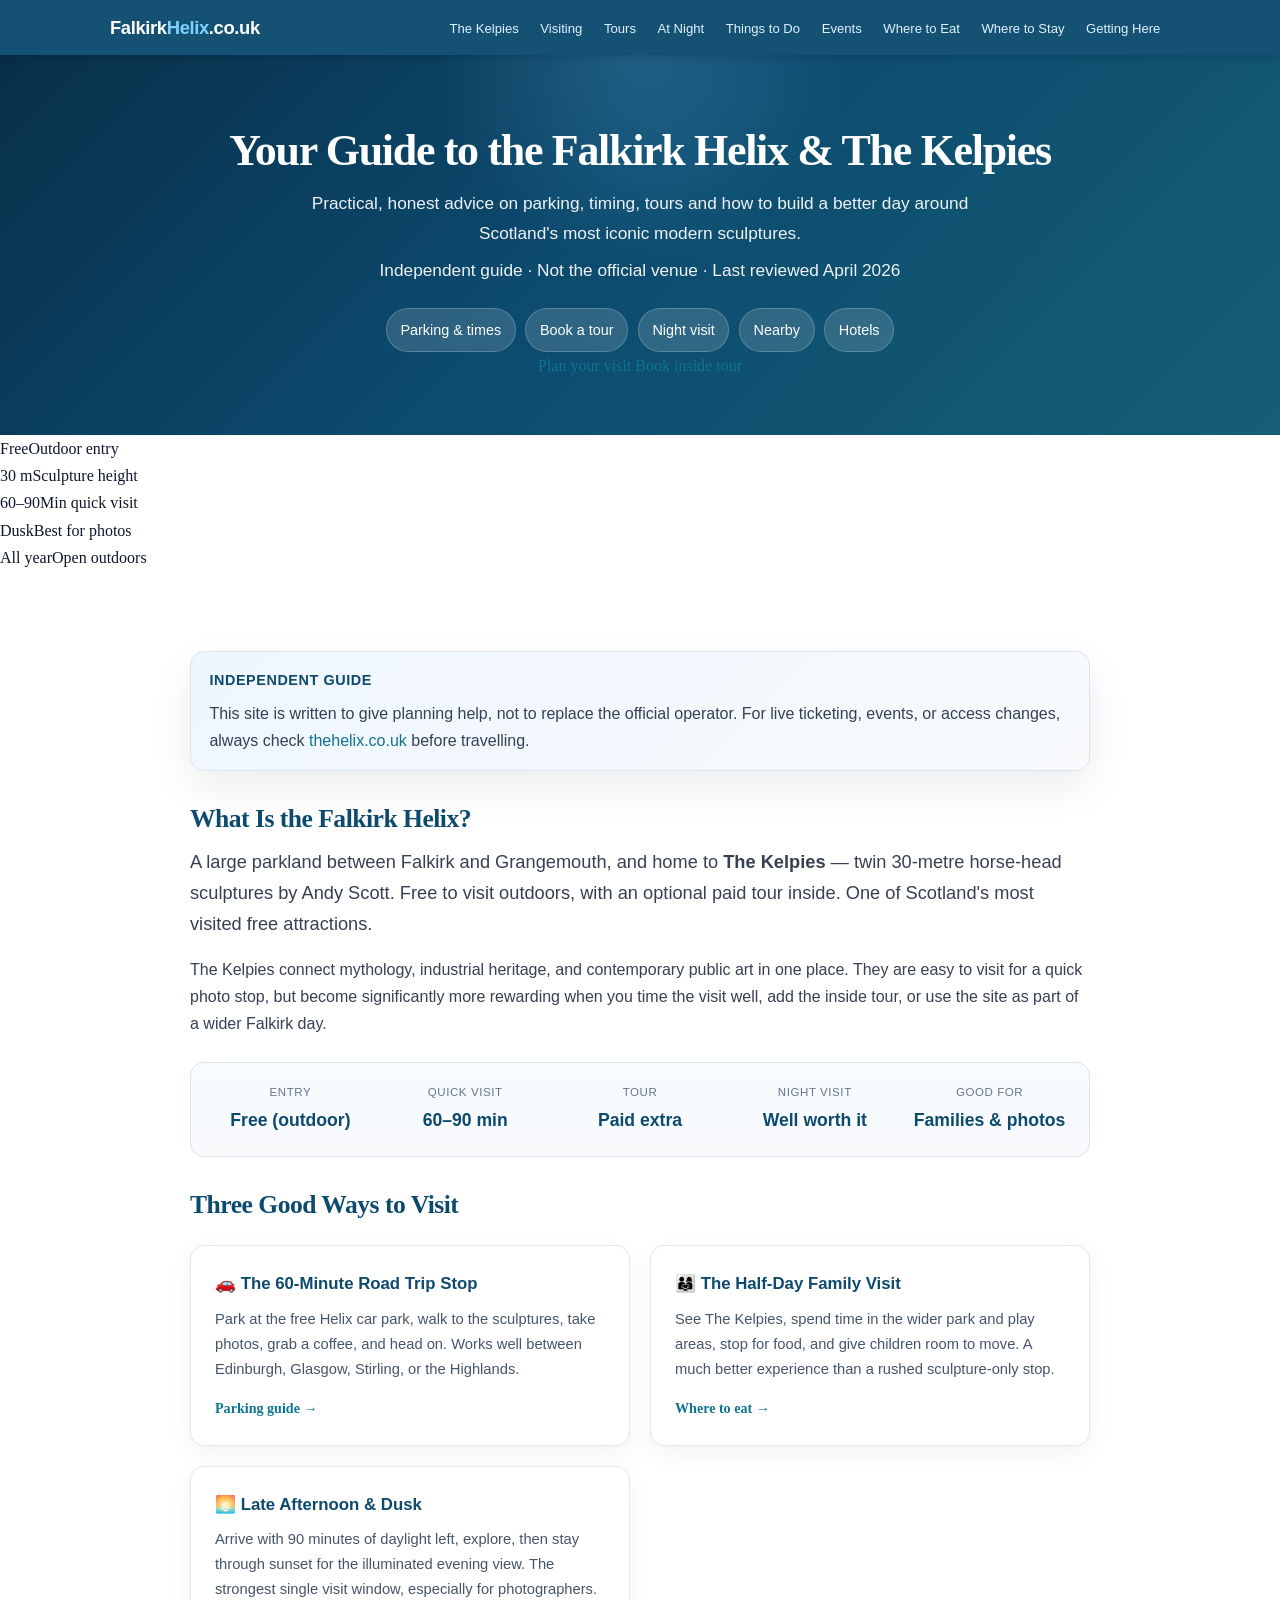
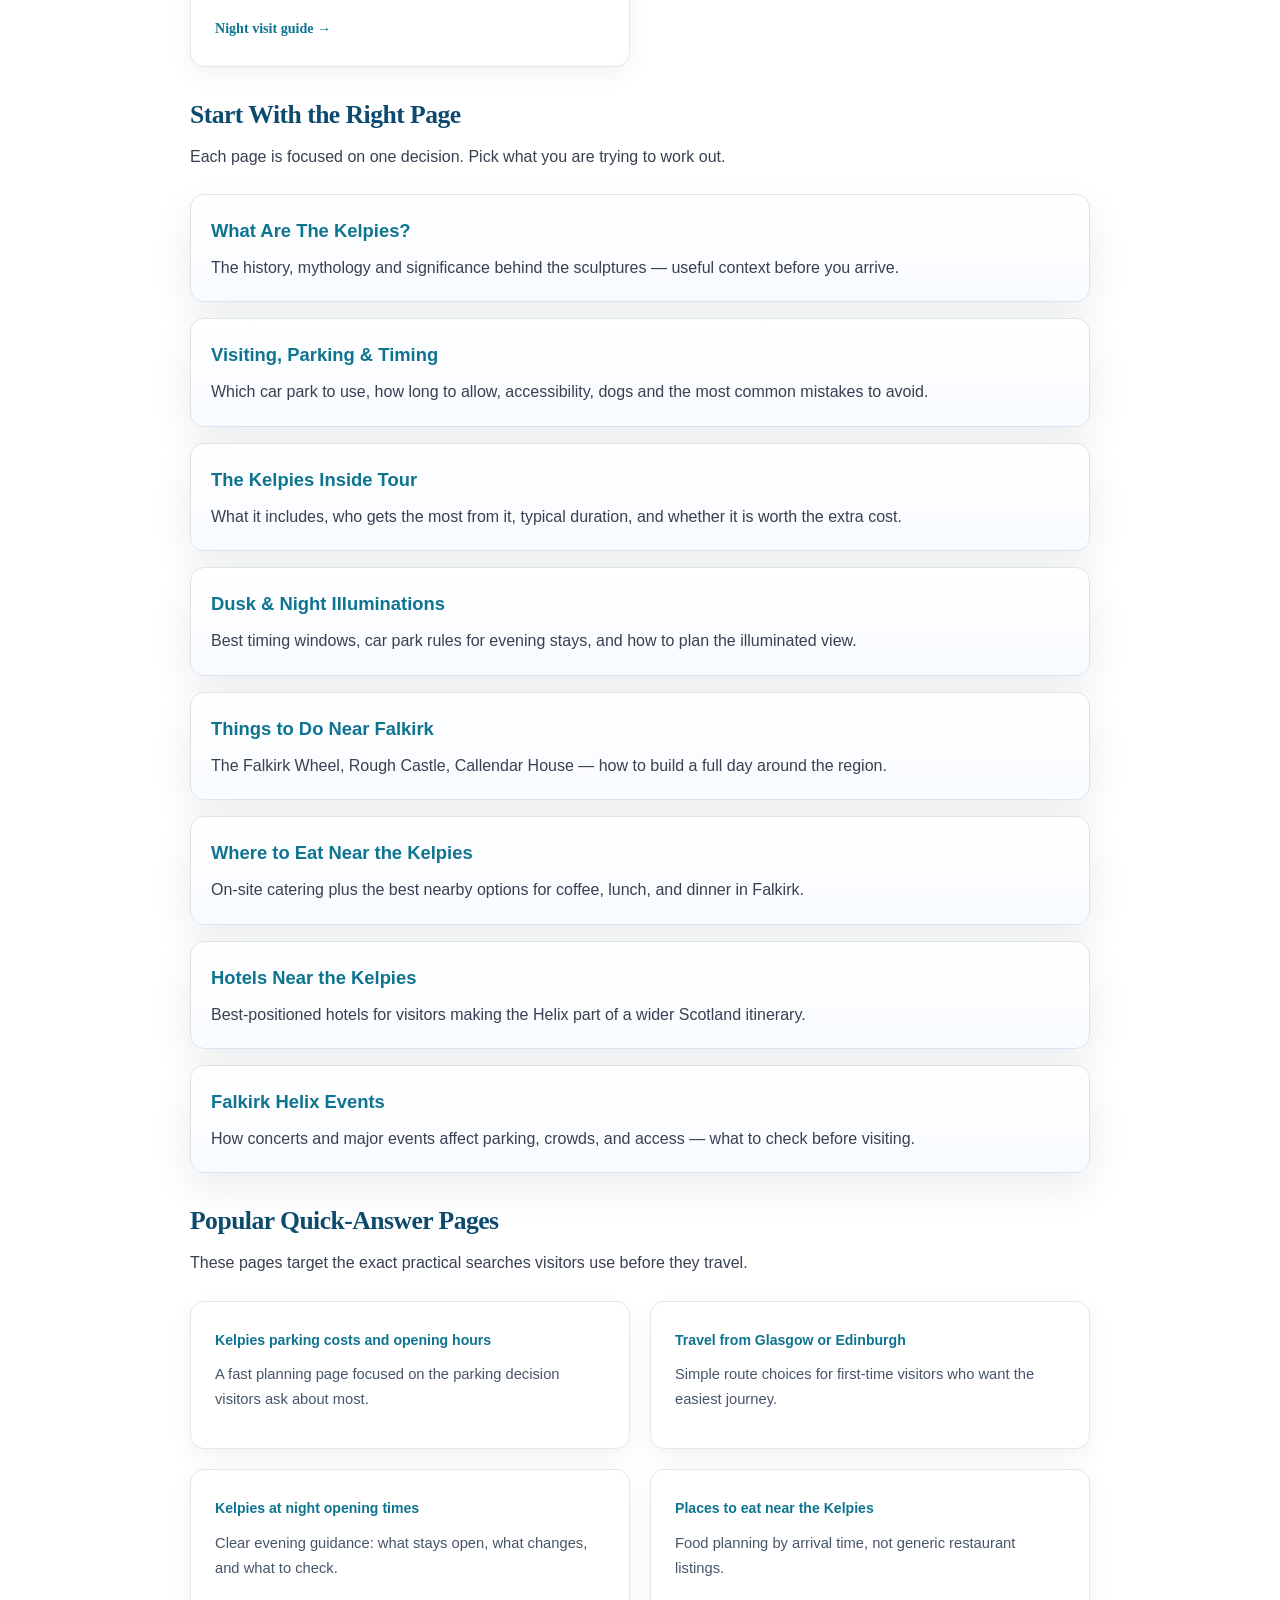
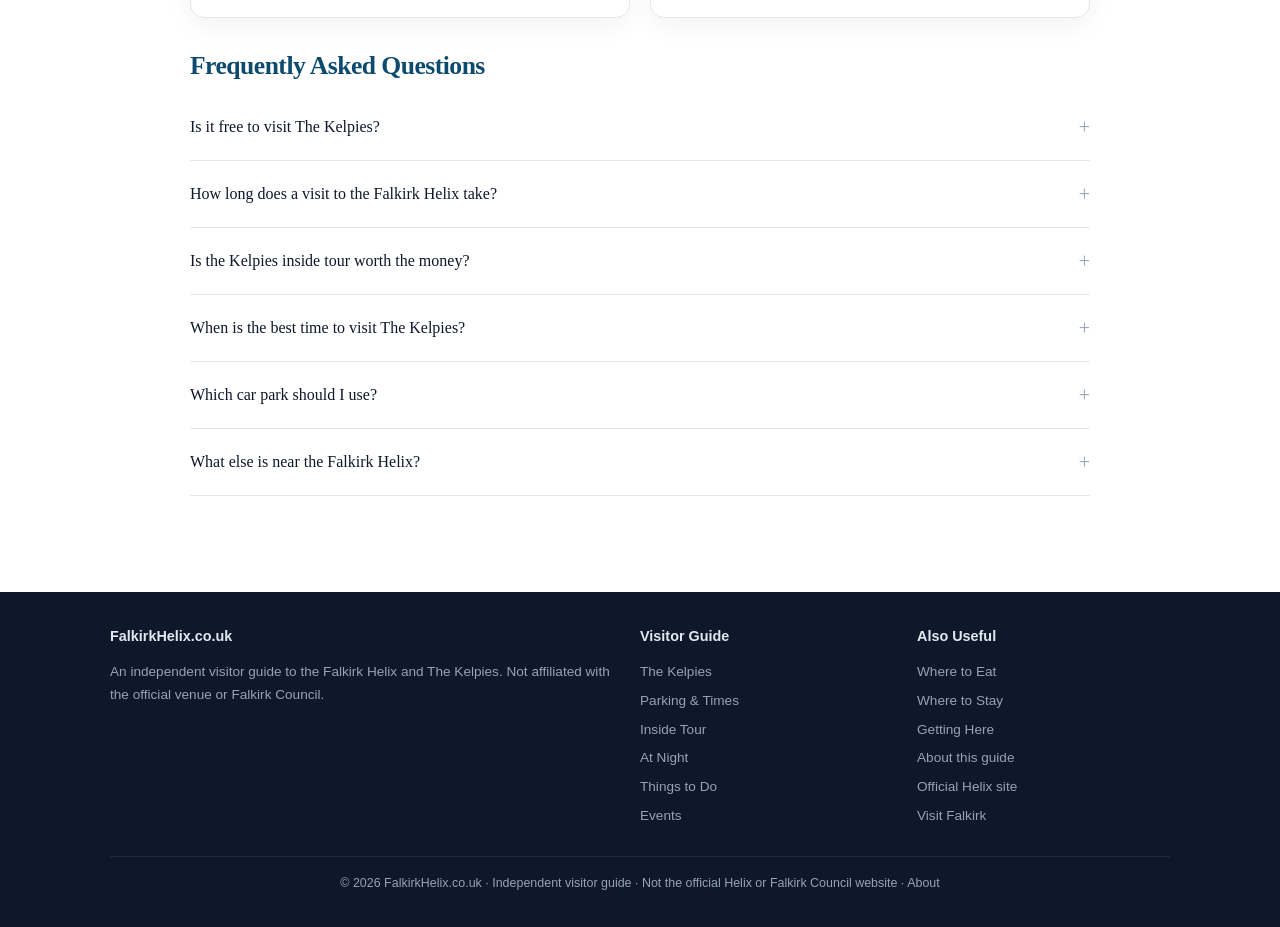
<file: index.html>
<!DOCTYPE html>

<html lang="en-GB">
<head>
<meta charset="utf-8"/>
<meta content="width=device-width,initial-scale=1" name="viewport"/>
<meta content="#0c4a6e" name="theme-color"/>
<link href="favicon.svg" rel="icon" type="image/svg+xml"/>
<link href="favicon.svg" rel="apple-touch-icon"/>
<link href="site.webmanifest" rel="manifest"/>
<link href="https://www.googletagmanager.com" rel="preconnect"/>
<link href="https://www.googletagmanager.com" rel="dns-prefetch"/>
<script async="" src="https://www.googletagmanager.com/gtag/js?id=G-SHTLL2F34W"></script>
<script src="ga.js"></script>
<title>Visit The Kelpies &amp; Falkirk Helix | Free Parking, Tours &amp; Night Visits</title>
<meta content="Plan your visit to The Kelpies and Falkirk Helix. Free parking options, inside tour booking, best times to visit, dusk illuminations guide. Independent visitor advice for Scotland's iconic horse sculptures." name="description"/>
<link href="https://falkirkhelix.co.uk/" rel="canonical"/>
<link href="https://falkirkhelix.co.uk/" hreflang="en-GB" rel="alternate"/>
<link href="https://falkirkhelix.co.uk/" hreflang="x-default" rel="alternate"/>
<meta content="index,follow,max-image-preview:large,max-snippet:-1,max-video-preview:-1" name="robots"/>
<link href="style.css" rel="stylesheet"/>
<link href="sitemap.xml" rel="sitemap" title="Sitemap" type="application/xml"/>
<meta content="Falkirk Helix &amp; Kelpies — Independent Visitor Guide" property="og:title"/>
<meta content="Practical advice on parking, tours, night visits, nearby attractions and hotels for the Falkirk Helix and The Kelpies." property="og:description"/>
<meta content="https://falkirkhelix.co.uk/" property="og:url"/>
<meta content="website" property="og:type"/>
<meta content="en_GB" property="og:locale"/>
<meta content="FalkirkHelix.co.uk" property="og:site_name"/>
<meta content="https://falkirkhelix.co.uk/social-preview.png" property="og:image"/>
<meta content="1200" property="og:image:width"/>
<meta content="630" property="og:image:height"/>
<meta content="Falkirk Helix and The Kelpies visitor guide" property="og:image:alt"/>
<meta content="summary_large_image" name="twitter:card"/>
<meta content="https://falkirkhelix.co.uk/social-preview.png" name="twitter:image"/>
<meta content="Falkirk Helix and The Kelpies visitor guide" name="twitter:image:alt"/>
<script type="application/ld+json">{"@context":"https://schema.org","@graph":[{"@type":"WebSite","name":"FalkirkHelix.co.uk","url":"https://falkirkhelix.co.uk/"},{"@type":"TouristAttraction","name":"The Kelpies & Falkirk Helix","description":"The Kelpies are two 30-metre horse-head sculptures by Andy Scott at the Falkirk Helix parkland, Central Scotland.","url":"https://falkirkhelix.co.uk/","address":{"@type":"PostalAddress","addressLocality":"Falkirk","addressRegion":"Falkirk","postalCode":"FK2 7ZT","addressCountry":"GB"},"geo":{"@type":"GeoCoordinates","latitude":56.0005,"longitude":-3.7742},"isAccessibleForFree":true},{"@type":"FAQPage","mainEntity":[{"@type":"Question","name":"Is it free to visit The Kelpies?","acceptedAnswer":{"@type":"Answer","text":"Yes. Seeing The Kelpies outdoors and walking around the Helix parkland is completely free. You only pay for optional extras such as the inside tour, or for the paid car park nearest the sculptures."}},{"@type":"Question","name":"How long does a visit to the Falkirk Helix take?","acceptedAnswer":{"@type":"Answer","text":"Most first-time visitors allow 60\u201390 minutes for a standard stop. Allow 3\u20134 hours if you want to add the inside tour, explore the wider park, or stop for food. Dusk visits work best if you arrive around 90 minutes before sunset."}},{"@type":"Question","name":"Is the Kelpies inside tour worth the money?","acceptedAnswer":{"@type":"Answer","text":"For most visitors, yes \u2014 especially if you are interested in the engineering, heritage, or want more than a walk-up photo stop. See our full tour guide for detail on what to expect, pricing, and when to book ahead."}},{"@type":"Question","name":"When is the best time to visit The Kelpies?","acceptedAnswer":{"@type":"Answer","text":"Early morning for quiet photos. Late afternoon into dusk for atmosphere and the illuminated evening view. See our night visit guide for specific timing advice."}},{"@type":"Question","name":"Which car park should I use?","acceptedAnswer":{"@type":"Answer","text":"The main Helix car park is the best all-round choice \u2014 free, short flat walk to the sculptures, and no evening restrictions. The paid car park nearer the Kelpies suits visitors with limited mobility or very short stops."}},{"@type":"Question","name":"What else is near the Falkirk Helix?","acceptedAnswer":{"@type":"Answer","text":"The Falkirk Wheel (world's only rotating boat lift, 5 min drive) is the strongest companion attraction. Also worth adding: Rough Castle Roman Fort, Callendar House, and the Bo'ness & Kinneil Steam Railway. See our nearby attractions guide for full detail."}}]}]}</script>
<script type="application/ld+json" data-seo-enhancement="2026-05-20">
{
  "@context": "https://schema.org",
  "@graph": [
    {
      "@type": "Organization",
      "@id": "https://falkirkhelix.co.uk/#organization",
      "name": "FalkirkHelix.co.uk",
      "url": "https://falkirkhelix.co.uk/",
      "sameAs": [
        "https://github.com/Crawford1982/helix"
      ]
    },
    {
      "@type": "WebSite",
      "@id": "https://falkirkhelix.co.uk/#website",
      "name": "FalkirkHelix.co.uk",
      "url": "https://falkirkhelix.co.uk/",
      "description": "Independent visitor guide to the Falkirk Helix and The Kelpies.",
      "publisher": {
        "@id": "https://falkirkhelix.co.uk/#organization"
      }
    }
  ]
}
</script>
</head>
<body>
<a class="skip-link" href="#main">Skip to main content</a>
<header class="site-header">
<div class="wide-container">
<a class="site-logo" href="index.html">Falkirk<span>Helix</span>.co.uk</a>
<button aria-expanded="false" aria-label="Toggle navigation" class="nav-toggle">☰</button>
<nav id="main-nav">
<ul>
<li><a href="kelpies.html">The Kelpies</a></li>
<li><a href="visiting.html">Visiting</a></li>
<li><a href="tour.html">Tours</a></li>
<li><a href="night.html">At Night</a></li>
<li><a href="things-to-do.html">Things to Do</a></li>
<li><a href="events.html">Events</a></li>
<li><a href="eating.html">Where to Eat</a></li>
<li><a href="hotels.html">Where to Stay</a></li>
<li><a href="getting-here.html">Getting Here</a></li>
</ul>
</nav>
</div>
</header>
<section class="hero">
<div class="container">
<h1>Your Guide to the Falkirk Helix &amp; The Kelpies</h1>
<p>Practical, honest advice on parking, timing, tours and how to build a better day around Scotland's most iconic modern sculptures.</p>
<p class="hero-sub">Independent guide · Not the official venue · Last reviewed April 2026</p>
<div class="jump-links">
<a href="visiting.html">Parking &amp; times</a>
<a href="tour.html">Book a tour</a>
<a href="night.html">Night visit</a>
<a href="things-to-do.html">Nearby</a>
<a href="hotels.html">Hotels</a>
</div>
<div class="hero-btns">
<a class="btn-hero-primary" href="visiting.html">Plan your visit</a>
<a class="btn-hero-gold" href="https://www.thehelix.co.uk" target="_blank" rel="noopener">Book inside tour</a>
</div>
</div>
</section>
<!-- Stat strip -->
<div class="stat-strip">
<div class="stat-strip__inner">
<div class="stat"><span class="stat__val">Free</span><span class="stat__lbl">Outdoor entry</span></div>
<div class="stat"><span class="stat__val">30 m</span><span class="stat__lbl">Sculpture height</span></div>
<div class="stat"><span class="stat__val">60–90</span><span class="stat__lbl">Min quick visit</span></div>
<div class="stat"><span class="stat__val">Dusk</span><span class="stat__lbl">Best for photos</span></div>
<div class="stat"><span class="stat__val">All year</span><span class="stat__lbl">Open outdoors</span></div>
</div>
</div>
<!-- Ad unit -->
<div class="container" style="text-align:center;padding-top:1.5rem">
<!-- Replace with AdSense leaderboard -->
</div>
<main id="main">
<div class="container content">
<div class="trust-box">
<strong>Independent guide</strong>
<p>This site is written to give planning help, not to replace the official operator. For live ticketing, events, or access changes, always check <a href="https://www.thehelix.co.uk" rel="noopener" target="_blank">thehelix.co.uk</a> before travelling.</p>
</div>
<h2>What Is the Falkirk Helix?</h2>
<p class="lede">A large parkland between Falkirk and Grangemouth, and home to <strong>The Kelpies</strong> — twin 30-metre horse-head sculptures by Andy Scott. Free to visit outdoors, with an optional paid tour inside. One of Scotland's most visited free attractions.</p>
<p>The Kelpies connect mythology, industrial heritage, and contemporary public art in one place. They are easy to visit for a quick photo stop, but become significantly more rewarding when you time the visit well, add the inside tour, or use the site as part of a wider Falkirk day.</p>
<div class="quick-facts">
<div class="quick-fact"><span class="label">Entry</span><span class="value">Free (outdoor)</span></div>
<div class="quick-fact"><span class="label">Quick visit</span><span class="value">60–90 min</span></div>
<div class="quick-fact"><span class="label">Tour</span><span class="value">Paid extra</span></div>
<div class="quick-fact"><span class="label">Night visit</span><span class="value">Well worth it</span></div>
<div class="quick-fact"><span class="label">Good for</span><span class="value">Families &amp; photos</span></div>
</div>
<h2>Three Good Ways to Visit</h2>
<div class="cards">
<div class="card">
<h3>🚗 The 60-Minute Road Trip Stop</h3>
<p>Park at the free Helix car park, walk to the sculptures, take photos, grab a coffee, and head on. Works well between Edinburgh, Glasgow, Stirling, or the Highlands.</p>
<a href="visiting.html">Parking guide →</a>
</div>
<div class="card">
<h3>👨‍👩‍👧 The Half-Day Family Visit</h3>
<p>See The Kelpies, spend time in the wider park and play areas, stop for food, and give children room to move. A much better experience than a rushed sculpture-only stop.</p>
<a href="eating.html">Where to eat →</a>
</div>
<div class="card">
<h3>🌅 Late Afternoon &amp; Dusk</h3>
<p>Arrive with 90 minutes of daylight left, explore, then stay through sunset for the illuminated evening view. The strongest single visit window, especially for photographers.</p>
<a href="night.html">Night visit guide →</a>
</div>
</div>
<h2>Start With the Right Page</h2>
<p class="section-intro">Each page is focused on one decision. Pick what you are trying to work out.</p>
<div class="resource-list">
<div class="resource-card">
<h3><a href="kelpies.html">What Are The Kelpies?</a></h3>
<p>The history, mythology and significance behind the sculptures — useful context before you arrive.</p>
</div>
<div class="resource-card">
<h3><a href="visiting.html">Visiting, Parking &amp; Timing</a></h3>
<p>Which car park to use, how long to allow, accessibility, dogs and the most common mistakes to avoid.</p>
</div>
<div class="resource-card">
<h3><a href="tour.html">The Kelpies Inside Tour</a></h3>
<p>What it includes, who gets the most from it, typical duration, and whether it is worth the extra cost.</p>
</div>
<div class="resource-card">
<h3><a href="night.html">Dusk &amp; Night Illuminations</a></h3>
<p>Best timing windows, car park rules for evening stays, and how to plan the illuminated view.</p>
</div>
<div class="resource-card">
<h3><a href="things-to-do.html">Things to Do Near Falkirk</a></h3>
<p>The Falkirk Wheel, Rough Castle, Callendar House — how to build a full day around the region.</p>
</div>
<div class="resource-card">
<h3><a href="eating.html">Where to Eat Near the Kelpies</a></h3>
<p>On-site catering plus the best nearby options for coffee, lunch, and dinner in Falkirk.</p>
</div>
<div class="resource-card">
<h3><a href="hotels.html">Hotels Near the Kelpies</a></h3>
<p>Best-positioned hotels for visitors making the Helix part of a wider Scotland itinerary.</p>
</div>
<div class="resource-card">
<h3><a href="events.html">Falkirk Helix Events</a></h3>
<p>How concerts and major events affect parking, crowds, and access — what to check before visiting.</p>
</div>
</div>
<h2>Popular Quick-Answer Pages</h2>
<p class="section-intro">These pages target the exact practical searches visitors use before they travel.</p>
<div class="cards"><div class="card"><h3><a href="kelpies-parking-costs-hours.html">Kelpies parking costs and opening hours</a></h3><p>A fast planning page focused on the parking decision visitors ask about most.</p></div><div class="card"><h3><a href="kelpies-from-glasgow-edinburgh.html">Travel from Glasgow or Edinburgh</a></h3><p>Simple route choices for first-time visitors who want the easiest journey.</p></div><div class="card"><h3><a href="kelpies-night-times.html">Kelpies at night opening times</a></h3><p>Clear evening guidance: what stays open, what changes, and what to check.</p></div><div class="card"><h3><a href="kelpies-nearby-food.html">Places to eat near the Kelpies</a></h3><p>Food planning by arrival time, not generic restaurant listings.</p></div></div>
<h2>Frequently Asked Questions</h2>
<div class="faq-item">
<button aria-expanded="false" class="faq-q" onclick="toggleFaq(this)" type="button">Is it free to visit The Kelpies?</button>
<div class="faq-a">Yes. Seeing The Kelpies outdoors and walking around the Helix parkland is completely free. You only pay for optional extras such as the inside tour, or for the paid car park nearest the sculptures.</div>
</div>
<div class="faq-item">
<button aria-expanded="false" class="faq-q" onclick="toggleFaq(this)" type="button">How long does a visit to the Falkirk Helix take?</button>
<div class="faq-a">Most first-time visitors allow 60–90 minutes for a standard stop. Allow 3–4 hours if you want to add the inside tour, explore the wider park, or stop for food. Dusk visits work best if you arrive around 90 minutes before sunset.</div>
</div>
<div class="faq-item">
<button aria-expanded="false" class="faq-q" onclick="toggleFaq(this)" type="button">Is the Kelpies inside tour worth the money?</button>
<div class="faq-a">For most visitors, yes — especially if you are interested in the engineering, heritage, or want more than a walk-up photo stop. See our <a href="tour.html">full tour guide</a> for detail on what to expect, pricing, and when to book ahead.</div>
</div>
<div class="faq-item">
<button aria-expanded="false" class="faq-q" onclick="toggleFaq(this)" type="button">When is the best time to visit The Kelpies?</button>
<div class="faq-a">Early morning for quiet photos. Late afternoon into dusk for atmosphere and the illuminated evening view. See our <a href="night.html">night visit guide</a> for specific timing advice.</div>
</div>
<div class="faq-item">
<button aria-expanded="false" class="faq-q" onclick="toggleFaq(this)" type="button">Which car park should I use?</button>
<div class="faq-a">The main Helix car park is the best all-round choice — free, short flat walk to the sculptures, and no evening restrictions. The paid car park nearer the Kelpies suits visitors with limited mobility or very short stops.</div>
</div>
<div class="faq-item">
<button aria-expanded="false" class="faq-q" onclick="toggleFaq(this)" type="button">What else is near the Falkirk Helix?</button>
<div class="faq-a">The <strong>Falkirk Wheel</strong> (world's only rotating boat lift, 5 min drive) is the strongest companion attraction. Also worth adding: Rough Castle Roman Fort, Callendar House, and the Bo'ness &amp; Kinneil Steam Railway. See our <a href="things-to-do.html">nearby attractions guide</a> for full detail.</div>
</div>
</div>
</main>
<footer class="site-footer">
<div class="wide-container">
<div class="footer-grid">
<div>
<h3>FalkirkHelix.co.uk</h3>
<p>An independent visitor guide to the Falkirk Helix and The Kelpies. Not affiliated with the official venue or Falkirk Council.</p>
</div>
<div>
<h3>Visitor Guide</h3>
<ul>
<li><a href="kelpies.html">The Kelpies</a></li>
<li><a href="visiting.html">Parking &amp; Times</a></li>
<li><a href="tour.html">Inside Tour</a></li>
<li><a href="night.html">At Night</a></li>
<li><a href="things-to-do.html">Things to Do</a></li>
<li><a href="events.html">Events</a></li>
</ul>
</div>
<div>
<h3>Also Useful</h3>
<ul>
<li><a href="eating.html">Where to Eat</a></li>
<li><a href="hotels.html">Where to Stay</a></li>
<li><a href="getting-here.html">Getting Here</a></li>
<li><a href="about.html">About this guide</a></li>
<li><a href="https://www.thehelix.co.uk" rel="noopener" target="_blank">Official Helix site</a></li>
<li><a href="https://www.visitfalkirk.com" rel="noopener" target="_blank">Visit Falkirk</a></li>
</ul>
</div>
</div>
<div class="footer-bottom">
      © 2026 FalkirkHelix.co.uk · Independent visitor guide · Not the official Helix or Falkirk Council website · <a href="about.html">About</a>
</div>
</div>
</footer>
<script src="app.js"></script>
</body>
</html>
</file>
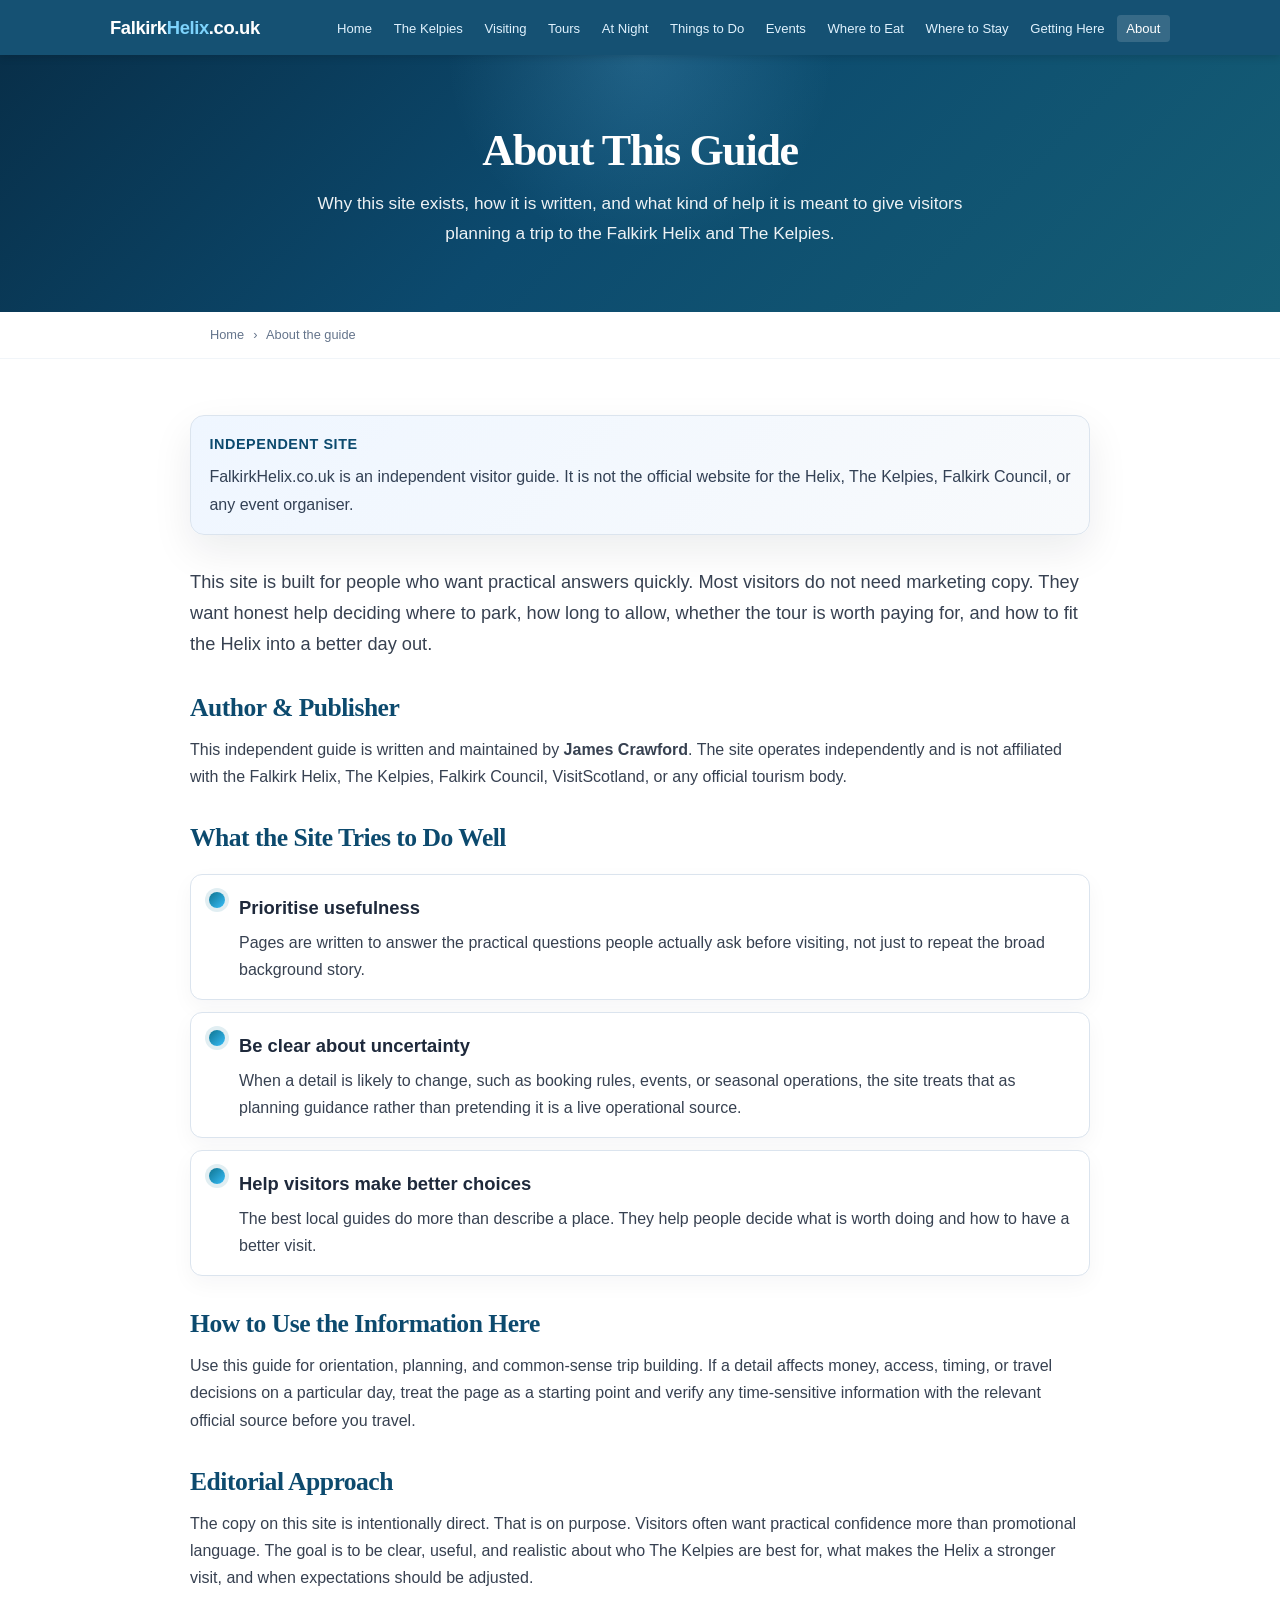
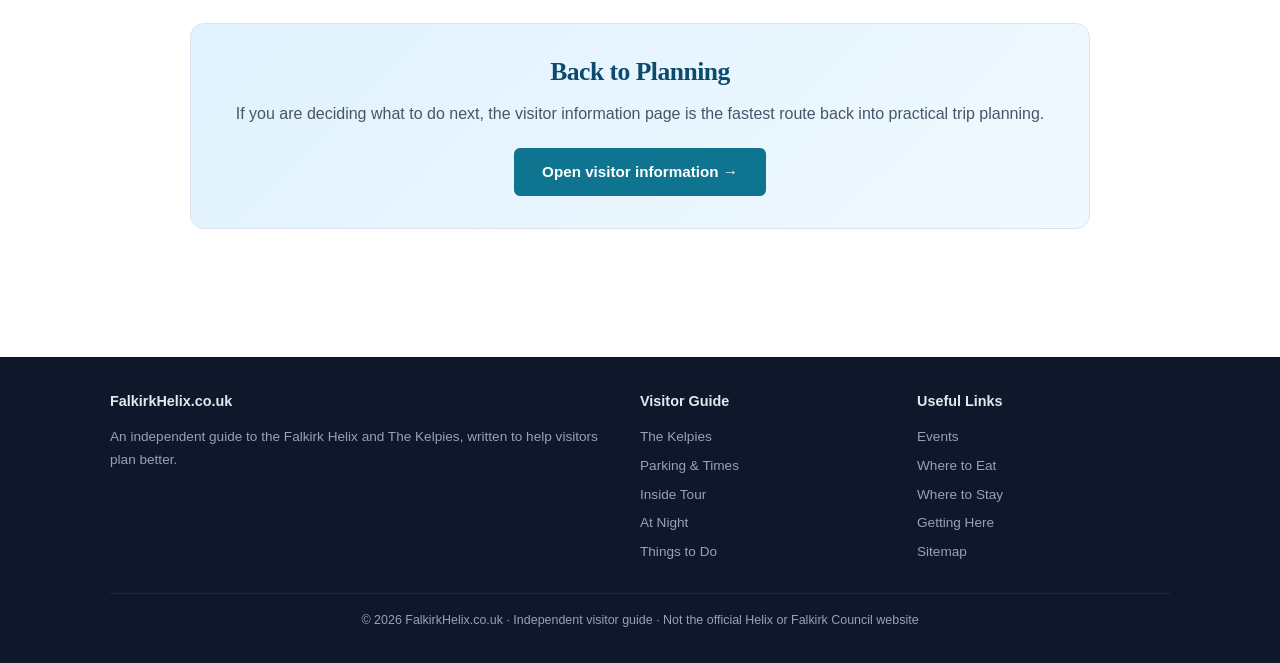
<file: about.html>
<!DOCTYPE html>

<html lang="en-GB">
<head>
<meta charset="utf-8"/>
<meta content="width=device-width,initial-scale=1" name="viewport"/>
<meta content="#0c4a6e" name="theme-color"/>
<link href="favicon.svg" rel="icon" type="image/svg+xml"/>
<link href="favicon.svg" rel="apple-touch-icon"/>
<link href="site.webmanifest" rel="manifest"/>
<link href="https://www.googletagmanager.com" rel="preconnect"/>
<link href="https://www.googletagmanager.com" rel="dns-prefetch"/>
<script async="" src="https://www.googletagmanager.com/gtag/js?id=G-SHTLL2F34W"></script>
<script src="ga.js"></script>
<title>About This Guide | FalkirkHelix.co.uk</title>
<meta content="About FalkirkHelix.co.uk — an independent guide covering practical visitor information for the Falkirk Helix and The Kelpies." name="description"/>
<link href="https://falkirkhelix.co.uk/about.html" rel="canonical"/>
<link href="https://falkirkhelix.co.uk/about.html" hreflang="en-GB" rel="alternate"/>
<link href="https://falkirkhelix.co.uk/about.html" hreflang="x-default" rel="alternate"/>
<meta content="index,follow,max-image-preview:large,max-snippet:-1,max-video-preview:-1" name="robots"/>
<link href="sitemap.xml" rel="sitemap" title="Sitemap" type="application/xml"/>
<meta content="About This Guide | FalkirkHelix.co.uk" property="og:title"/>
<meta content="About FalkirkHelix.co.uk — an independent guide covering practical visitor information for the Falkirk Helix and The Kelpies." property="og:description"/>
<meta content="https://falkirkhelix.co.uk/about.html" property="og:url"/>
<meta content="website" property="og:type"/>
<meta content="en_GB" property="og:locale"/>
<meta content="FalkirkHelix.co.uk" property="og:site_name"/>
<meta content="https://falkirkhelix.co.uk/social-preview.png" property="og:image"/>
<meta content="1200" property="og:image:width"/>
<meta content="630" property="og:image:height"/>
<meta content="Falkirk Helix and The Kelpies visitor guide" property="og:image:alt"/>
<meta content="summary_large_image" name="twitter:card"/>
<meta content="https://falkirkhelix.co.uk/social-preview.png" name="twitter:image"/>
<meta content="Falkirk Helix and The Kelpies visitor guide" name="twitter:image:alt"/>
<link href="style.css" rel="stylesheet"/>
<script type="application/ld+json">{"@context":"https://schema.org","@graph":[{"@type":"BreadcrumbList","itemListElement":[{"@type":"ListItem","position":1,"name":"Home","item":"https://falkirkhelix.co.uk/"},{"@type":"ListItem","position":2,"name":"About the guide","item":"https://falkirkhelix.co.uk/about.html"}]},{"@type":"AboutPage","name":"About FalkirkHelix.co.uk","url":"https://falkirkhelix.co.uk/about.html","description":"Explains the purpose of the Falkirk Helix visitor guide and how practical information is handled.","author":{"@type":"Person","name":"James Crawford"},"publisher":{"@type":"Person","name":"James Crawford"}}]}</script>
</head>
<body>
<a class="skip-link" href="#main">Skip to main content</a>
<header class="site-header">
<div class="wide-container">
<a class="site-logo" href="index.html">Falkirk<span>Helix</span>.co.uk</a>
<button aria-expanded="false" aria-label="Toggle navigation" class="nav-toggle">☰</button>
<nav id="main-nav">
<ul>
<li><a href="index.html">Home</a></li>
<li><a href="kelpies.html">The Kelpies</a></li>
<li><a href="visiting.html">Visiting</a></li>
<li><a href="tour.html">Tours</a></li>
<li><a href="night.html">At Night</a></li>
<li><a href="things-to-do.html">Things to Do</a></li>
<li><a href="events.html">Events</a></li>
<li><a href="eating.html">Where to Eat</a></li>
<li><a href="hotels.html">Where to Stay</a></li>
<li><a href="getting-here.html">Getting Here</a></li><li><a aria-current="page" href="about.html">About</a></li>
</ul>
</nav>
</div>
</header>
<section class="hero">
<div class="container">
<h1>About This Guide</h1>
<p>Why this site exists, how it is written, and what kind of help it is meant to give visitors planning a trip to the Falkirk Helix and The Kelpies.</p>
</div>
</section>
<div class="breadcrumbs"><div class="container"><a href="index.html">Home</a> <span>›</span> About the guide</div></div>
<main id="main">
<div class="container content">
<div class="trust-box">
<strong>Independent site</strong>
<p>FalkirkHelix.co.uk is an independent visitor guide. It is not the official website for the Helix, The Kelpies, Falkirk Council, or any event organiser.</p>
</div>
<p class="lede">This site is built for people who want practical answers quickly. Most visitors do not need marketing copy. They want honest help deciding where to park, how long to allow, whether the tour is worth paying for, and how to fit the Helix into a better day out.</p>
<h2>Author &amp; Publisher</h2>
<p>This independent guide is written and maintained by <strong>James Crawford</strong>. The site operates independently and is not affiliated with the Falkirk Helix, The Kelpies, Falkirk Council, VisitScotland, or any official tourism body.</p>
<h2>What the Site Tries to Do Well</h2>
<div class="checklist">
<div class="checklist-item">
<h3>Prioritise usefulness</h3>
<p>Pages are written to answer the practical questions people actually ask before visiting, not just to repeat the broad background story.</p>
</div>
<div class="checklist-item">
<h3>Be clear about uncertainty</h3>
<p>When a detail is likely to change, such as booking rules, events, or seasonal operations, the site treats that as planning guidance rather than pretending it is a live operational source.</p>
</div>
<div class="checklist-item">
<h3>Help visitors make better choices</h3>
<p>The best local guides do more than describe a place. They help people decide what is worth doing and how to have a better visit.</p>
</div>
</div>
<h2>How to Use the Information Here</h2>
<p>Use this guide for orientation, planning, and common-sense trip building. If a detail affects money, access, timing, or travel decisions on a particular day, treat the page as a starting point and verify any time-sensitive information with the relevant official source before you travel.</p>
<h2>Editorial Approach</h2>
<p>The copy on this site is intentionally direct. That is on purpose. Visitors often want practical confidence more than promotional language. The goal is to be clear, useful, and realistic about who The Kelpies are best for, what makes the Helix a stronger visit, and when expectations should be adjusted.</p>
<div class="cta-section">
<h2>Back to Planning</h2>
<p>If you are deciding what to do next, the visitor information page is the fastest route back into practical trip planning.</p>
<a class="btn" href="visiting.html">Open visitor information →</a>
</div>
</div>
</main>
<footer class="site-footer">
<div class="wide-container">
<div class="footer-grid">
<div><h3>FalkirkHelix.co.uk</h3><p>An independent guide to the Falkirk Helix and The Kelpies, written to help visitors plan better.</p></div>
<div><h3>Visitor Guide</h3><ul><li><a href="kelpies.html">The Kelpies</a></li><li><a href="visiting.html">Parking &amp; Times</a></li><li><a href="tour.html">Inside Tour</a></li><li><a href="night.html">At Night</a></li><li><a href="things-to-do.html">Things to Do</a></li></ul></div>
<div><h3>Useful Links</h3><ul><li><a href="events.html">Events</a></li><li><a href="eating.html">Where to Eat</a></li><li><a href="hotels.html">Where to Stay</a></li><li><a href="getting-here.html">Getting Here</a></li><li><a href="sitemap.xml">Sitemap</a></li></ul></div>
</div>
<div class="footer-bottom">© 2026 FalkirkHelix.co.uk · Independent visitor guide · Not the official Helix or Falkirk Council website</div>
</div>
</footer>
<script src="app.js"></script>
</body>
</html>
</file>
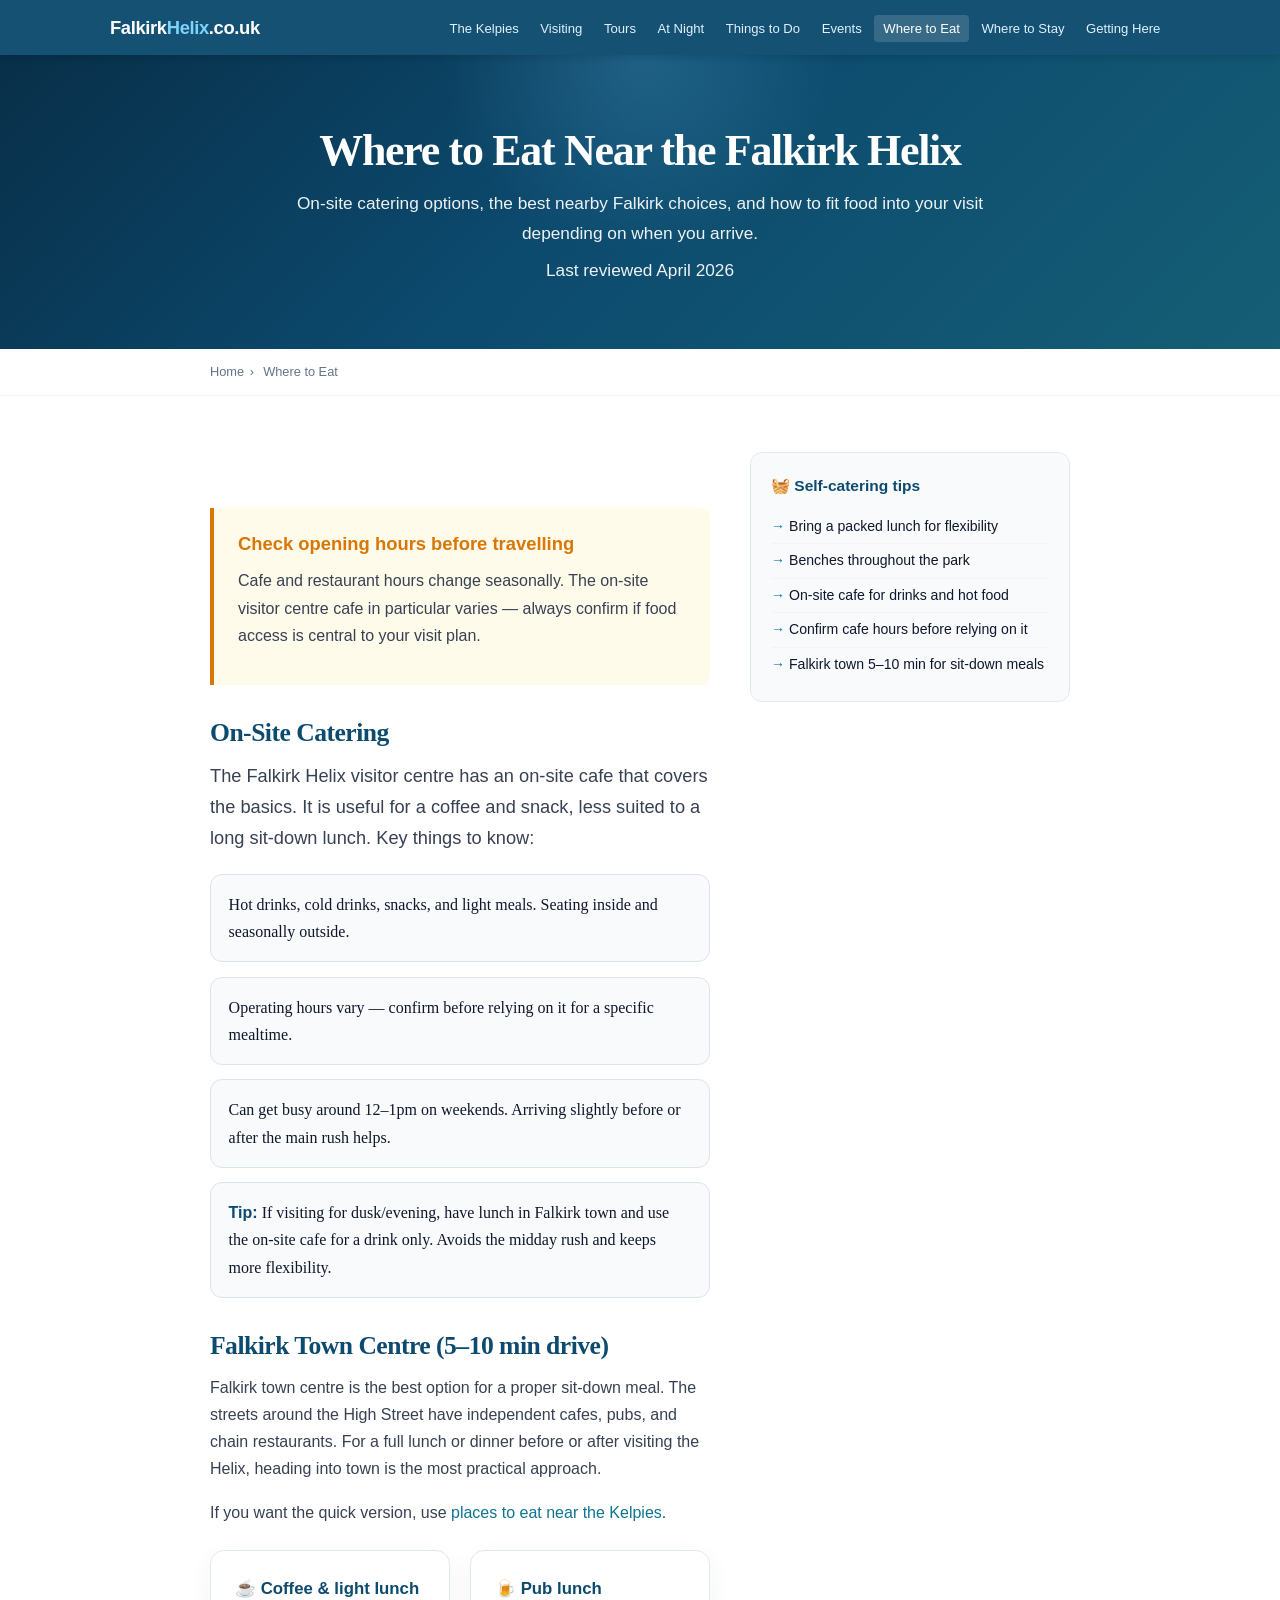
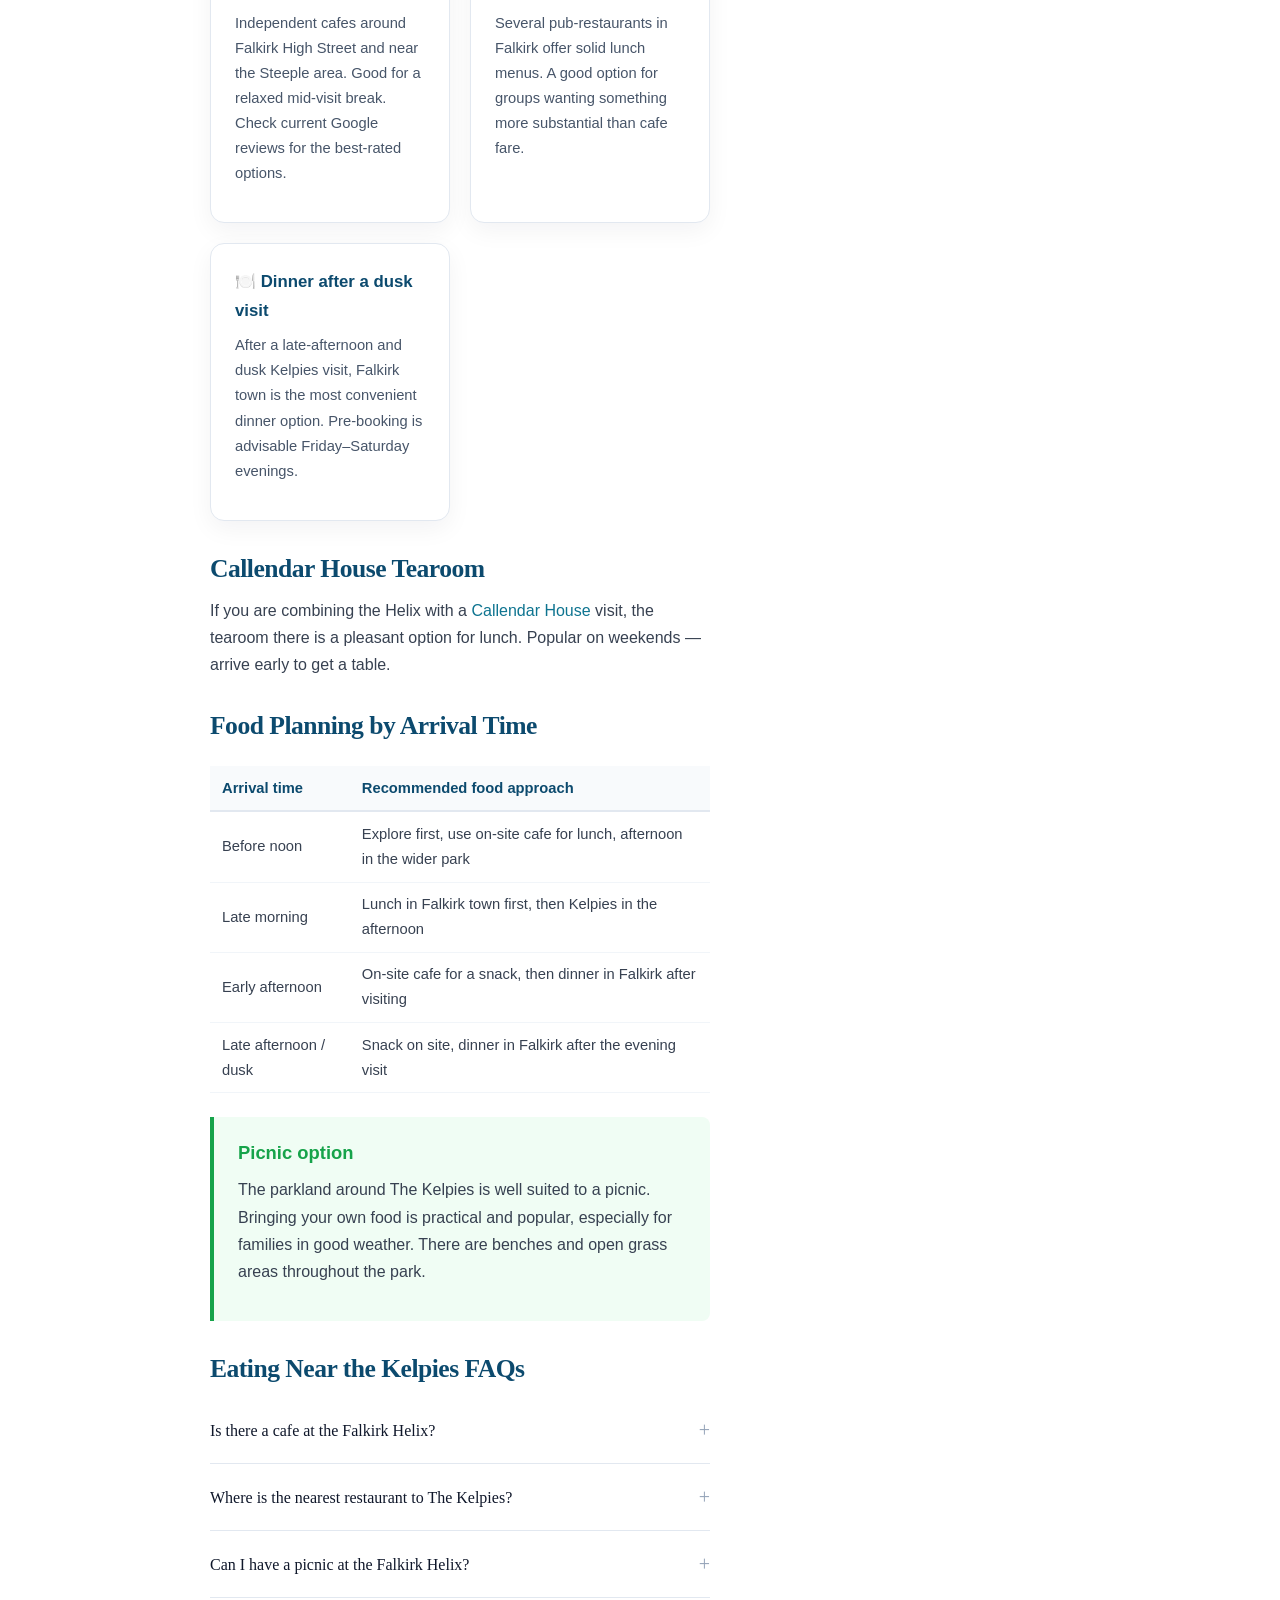
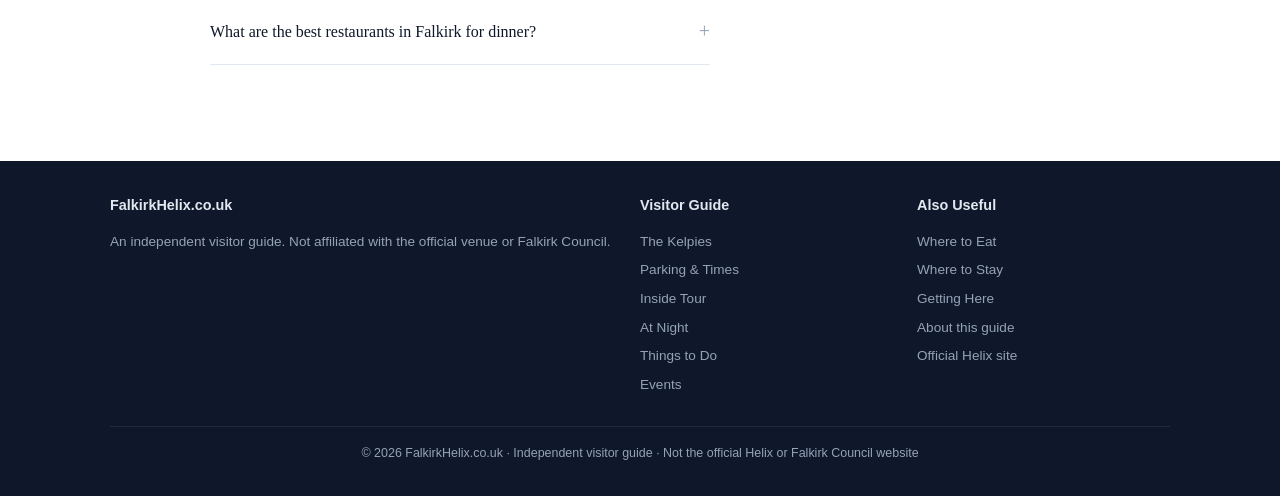
<file: eating.html>
<!DOCTYPE html>

<html lang="en-GB">
<head>
<meta charset="utf-8"/>
<meta content="width=device-width,initial-scale=1" name="viewport"/>
<meta content="#0c4a6e" name="theme-color"/>
<link href="favicon.svg" rel="icon" type="image/svg+xml"/>
<link href="favicon.svg" rel="apple-touch-icon"/>
<link href="site.webmanifest" rel="manifest"/>
<link href="https://www.googletagmanager.com" rel="preconnect"/>
<link href="https://www.googletagmanager.com" rel="dns-prefetch"/>
<script async="" src="https://www.googletagmanager.com/gtag/js?id=G-SHTLL2F34W"></script>
<script src="ga.js"></script>
<title>Where to Eat Near the Kelpies | Cafes, Pubs &amp; Restaurants Falkirk</title>
<meta content="Food near The Kelpies: on-site cafe at Helix visitor centre (check hours), Falkirk town centre 5-10 min drive for pubs and restaurants. Picnics welcome in parkland. Best options by meal time and budget." name="description"/>
<link href="https://falkirkhelix.co.uk/eating.html" rel="canonical"/>
<link href="https://falkirkhelix.co.uk/eating.html" hreflang="en-GB" rel="alternate"/>
<link href="https://falkirkhelix.co.uk/eating.html" hreflang="x-default" rel="alternate"/>
<meta content="index,follow,max-image-preview:large,max-snippet:-1,max-video-preview:-1" name="robots"/>
<link href="style.css" rel="stylesheet"/><link href="css/style.css" rel="stylesheet"/>
<link href="sitemap.xml" rel="sitemap" title="Sitemap" type="application/xml"/>
<meta content="Where to Eat Near the Falkirk Helix | Cafes, Pubs &amp; Restaurants" property="og:title"/>
<meta content="On-site catering plus the best nearby options for coffee, lunch and dinner near The Kelpies and Falkirk Helix." property="og:description"/>
<meta content="https://falkirkhelix.co.uk/eating.html" property="og:url"/>
<meta content="article" property="og:type"/>
<meta content="en_GB" property="og:locale"/>
<meta content="FalkirkHelix.co.uk" property="og:site_name"/>
<meta content="https://falkirkhelix.co.uk/social-preview.png" property="og:image"/>
<meta content="1200" property="og:image:width"/>
<meta content="630" property="og:image:height"/>
<meta content="Falkirk Helix and The Kelpies visitor guide" property="og:image:alt"/>
<meta content="summary_large_image" name="twitter:card"/>
<meta content="https://falkirkhelix.co.uk/social-preview.png" name="twitter:image"/>
<meta content="Falkirk Helix and The Kelpies visitor guide" name="twitter:image:alt"/>
<script type="application/ld+json">{"@context":"https://schema.org","@type":"FAQPage","mainEntity":[{"@type":"Question","name":"Is there a cafe at the Falkirk Helix?","acceptedAnswer":{"@type":"Answer","text":"Yes. The visitor centre has a cafe with hot drinks, snacks and light meals. Hours vary seasonally \u2014 confirm before depending on it for a full meal."}},{"@type":"Question","name":"Where is the nearest restaurant to The Kelpies?","acceptedAnswer":{"@type":"Answer","text":"Falkirk town centre, about 5\u201310 minutes by car. The High Street area has pubs, independent restaurants, and chains."}},{"@type":"Question","name":"Can I have a picnic at the Falkirk Helix?","acceptedAnswer":{"@type":"Answer","text":"Yes. The parkland is well suited to a picnic with plenty of open space and benches. A practical option for families in good weather."}},{"@type":"Question","name":"What are the best restaurants in Falkirk for dinner?","acceptedAnswer":{"@type":"Answer","text":"For current recommendations, Google Maps or TripAdvisor for Falkirk will give the most reliable up-to-date picture. Specific restaurants change over time and recent reviews are more useful than any static list."}}]}</script></head>
<body>
<a class="skip-link" href="#main">Skip to main content</a>
<header class="site-header">
<div class="wide-container">
<a class="site-logo" href="index.html">Falkirk<span>Helix</span>.co.uk</a>
<button aria-expanded="false" aria-label="Toggle navigation" class="nav-toggle">☰</button>
<nav id="main-nav">
<ul>
<li><a href="kelpies.html">The Kelpies</a></li>
<li><a href="visiting.html">Visiting</a></li>
<li><a href="tour.html">Tours</a></li>
<li><a href="night.html">At Night</a></li>
<li><a href="things-to-do.html">Things to Do</a></li>
<li><a href="events.html">Events</a></li>
<li><a aria-current="page" href="eating.html">Where to Eat</a></li>
<li><a href="hotels.html">Where to Stay</a></li>
<li><a href="getting-here.html">Getting Here</a></li>
</ul>
</nav>
</div>
</header>
<section class="hero">
<div class="container">
<h1>Where to Eat Near the Falkirk Helix</h1>
<p>On-site catering options, the best nearby Falkirk choices, and how to fit food into your visit depending on when you arrive.</p>
<p class="hero-sub">Last reviewed April 2026</p>
</div>
</section>
<div class="breadcrumbs">
<div class="container"><a href="index.html">Home</a><span>›</span> Where to Eat</div>
</div>
<div class="container" style="text-align:center;padding-top:1.5rem">
</div>
<main id="main">
<div class="two-col-layout container">
<div class="content">
<div class="warn-box">
<h3>Check opening hours before travelling</h3>
<p>Cafe and restaurant hours change seasonally. The on-site visitor centre cafe in particular varies — always confirm if food access is central to your visit plan.</p>
</div>
<h2>On-Site Catering</h2>
<p class="lede">The Falkirk Helix visitor centre has an on-site cafe that covers the basics. It is useful for a coffee and snack, less suited to a long sit-down lunch. Key things to know:</p>
<div class="note-list">
<div class="note">Hot drinks, cold drinks, snacks, and light meals. Seating inside and seasonally outside.</div>
<div class="note">Operating hours vary — confirm before relying on it for a specific mealtime.</div>
<div class="note">Can get busy around 12–1pm on weekends. Arriving slightly before or after the main rush helps.</div>
<div class="note"><strong>Tip:</strong> If visiting for dusk/evening, have lunch in Falkirk town and use the on-site cafe for a drink only. Avoids the midday rush and keeps more flexibility.</div>
</div>
<h2>Falkirk Town Centre (5–10 min drive)</h2>
<p>Falkirk town centre is the best option for a proper sit-down meal. The streets around the High Street have independent cafes, pubs, and chain restaurants. For a full lunch or dinner before or after visiting the Helix, heading into town is the most practical approach.</p>
<p>If you want the quick version, use <a href="kelpies-nearby-food.html">places to eat near the Kelpies</a>.</p>
<div class="cards">
<div class="card">
<h3>☕ Coffee &amp; light lunch</h3>
<p>Independent cafes around Falkirk High Street and near the Steeple area. Good for a relaxed mid-visit break. Check current Google reviews for the best-rated options.</p>
</div>
<div class="card">
<h3>🍺 Pub lunch</h3>
<p>Several pub-restaurants in Falkirk offer solid lunch menus. A good option for groups wanting something more substantial than cafe fare.</p>
</div>
<div class="card">
<h3>🍽️ Dinner after a dusk visit</h3>
<p>After a late-afternoon and dusk Kelpies visit, Falkirk town is the most convenient dinner option. Pre-booking is advisable Friday–Saturday evenings.</p>
</div>
</div>
<h2>Callendar House Tearoom</h2>
<p>If you are combining the Helix with a <a href="things-to-do.html">Callendar House</a> visit, the tearoom there is a pleasant option for lunch. Popular on weekends — arrive early to get a table.</p>
<h2>Food Planning by Arrival Time</h2>
<table class="info-table">
<thead><tr><th>Arrival time</th><th>Recommended food approach</th></tr></thead>
<tbody>
<tr><td>Before noon</td><td>Explore first, use on-site cafe for lunch, afternoon in the wider park</td></tr>
<tr><td>Late morning</td><td>Lunch in Falkirk town first, then Kelpies in the afternoon</td></tr>
<tr><td>Early afternoon</td><td>On-site cafe for a snack, then dinner in Falkirk after visiting</td></tr>
<tr><td>Late afternoon / dusk</td><td>Snack on site, dinner in Falkirk after the evening visit</td></tr>
</tbody>
</table>
<div class="tip-box">
<h3>Picnic option</h3>
<p>The parkland around The Kelpies is well suited to a picnic. Bringing your own food is practical and popular, especially for families in good weather. There are benches and open grass areas throughout the park.</p>
</div>
<h2>Eating Near the Kelpies FAQs</h2>
<div class="faq-item">
<button aria-expanded="false" class="faq-q" onclick="toggleFaq(this)" type="button">Is there a cafe at the Falkirk Helix?</button>
<div class="faq-a">Yes. The visitor centre has a cafe with hot drinks, snacks and light meals. Hours vary seasonally — confirm before depending on it for a full meal.</div>
</div>
<div class="faq-item">
<button aria-expanded="false" class="faq-q" onclick="toggleFaq(this)" type="button">Where is the nearest restaurant to The Kelpies?</button>
<div class="faq-a">Falkirk town centre, about 5–10 minutes by car. The High Street area has pubs, independent restaurants, and chains.</div>
</div>
<div class="faq-item">
<button aria-expanded="false" class="faq-q" onclick="toggleFaq(this)" type="button">Can I have a picnic at the Falkirk Helix?</button>
<div class="faq-a">Yes. The parkland is well suited to a picnic with plenty of open space and benches. A practical option for families in good weather.</div>
</div>
<div class="faq-item">
<button aria-expanded="false" class="faq-q" onclick="toggleFaq(this)" type="button">What are the best restaurants in Falkirk for dinner?</button>
<div class="faq-a">For current recommendations, Google Maps or TripAdvisor for Falkirk will give the most reliable up-to-date picture. Specific restaurants change over time and recent reviews are more useful than any static list.</div>
</div>
</div>
<aside>
<div class="sidebar-sticky">
<div class="sidebar-box" style="margin-top:0">
<h4>🧺 Self-catering tips</h4>
<ul>
<li>Bring a packed lunch for flexibility</li>
<li>Benches throughout the park</li>
<li>On-site cafe for drinks and hot food</li>
<li>Confirm cafe hours before relying on it</li>
<li>Falkirk town 5–10 min for sit-down meals</li>
</ul>
</div>
</div>
</aside>
</div>
</main>
<footer class="site-footer">
<div class="wide-container">
<div class="footer-grid">
<div>
<h3>FalkirkHelix.co.uk</h3>
<p>An independent visitor guide. Not affiliated with the official venue or Falkirk Council.</p>
</div>
<div>
<h3>Visitor Guide</h3>
<ul>
<li><a href="kelpies.html">The Kelpies</a></li>
<li><a href="visiting.html">Parking &amp; Times</a></li>
<li><a href="tour.html">Inside Tour</a></li>
<li><a href="night.html">At Night</a></li>
<li><a href="things-to-do.html">Things to Do</a></li>
<li><a href="events.html">Events</a></li>
</ul>
</div>
<div>
<h3>Also Useful</h3>
<ul>
<li><a href="eating.html">Where to Eat</a></li>
<li><a href="hotels.html">Where to Stay</a></li>
<li><a href="getting-here.html">Getting Here</a></li>
<li><a href="about.html">About this guide</a></li>
<li><a href="https://www.thehelix.co.uk" rel="noopener" target="_blank">Official Helix site</a></li>
</ul>
</div>
</div>
<div class="footer-bottom">
      © 2026 FalkirkHelix.co.uk · Independent visitor guide · Not the official Helix or Falkirk Council website
      
</div>
</div>
</footer>
<script src="app.js"></script>
</body>
</html>
</file>
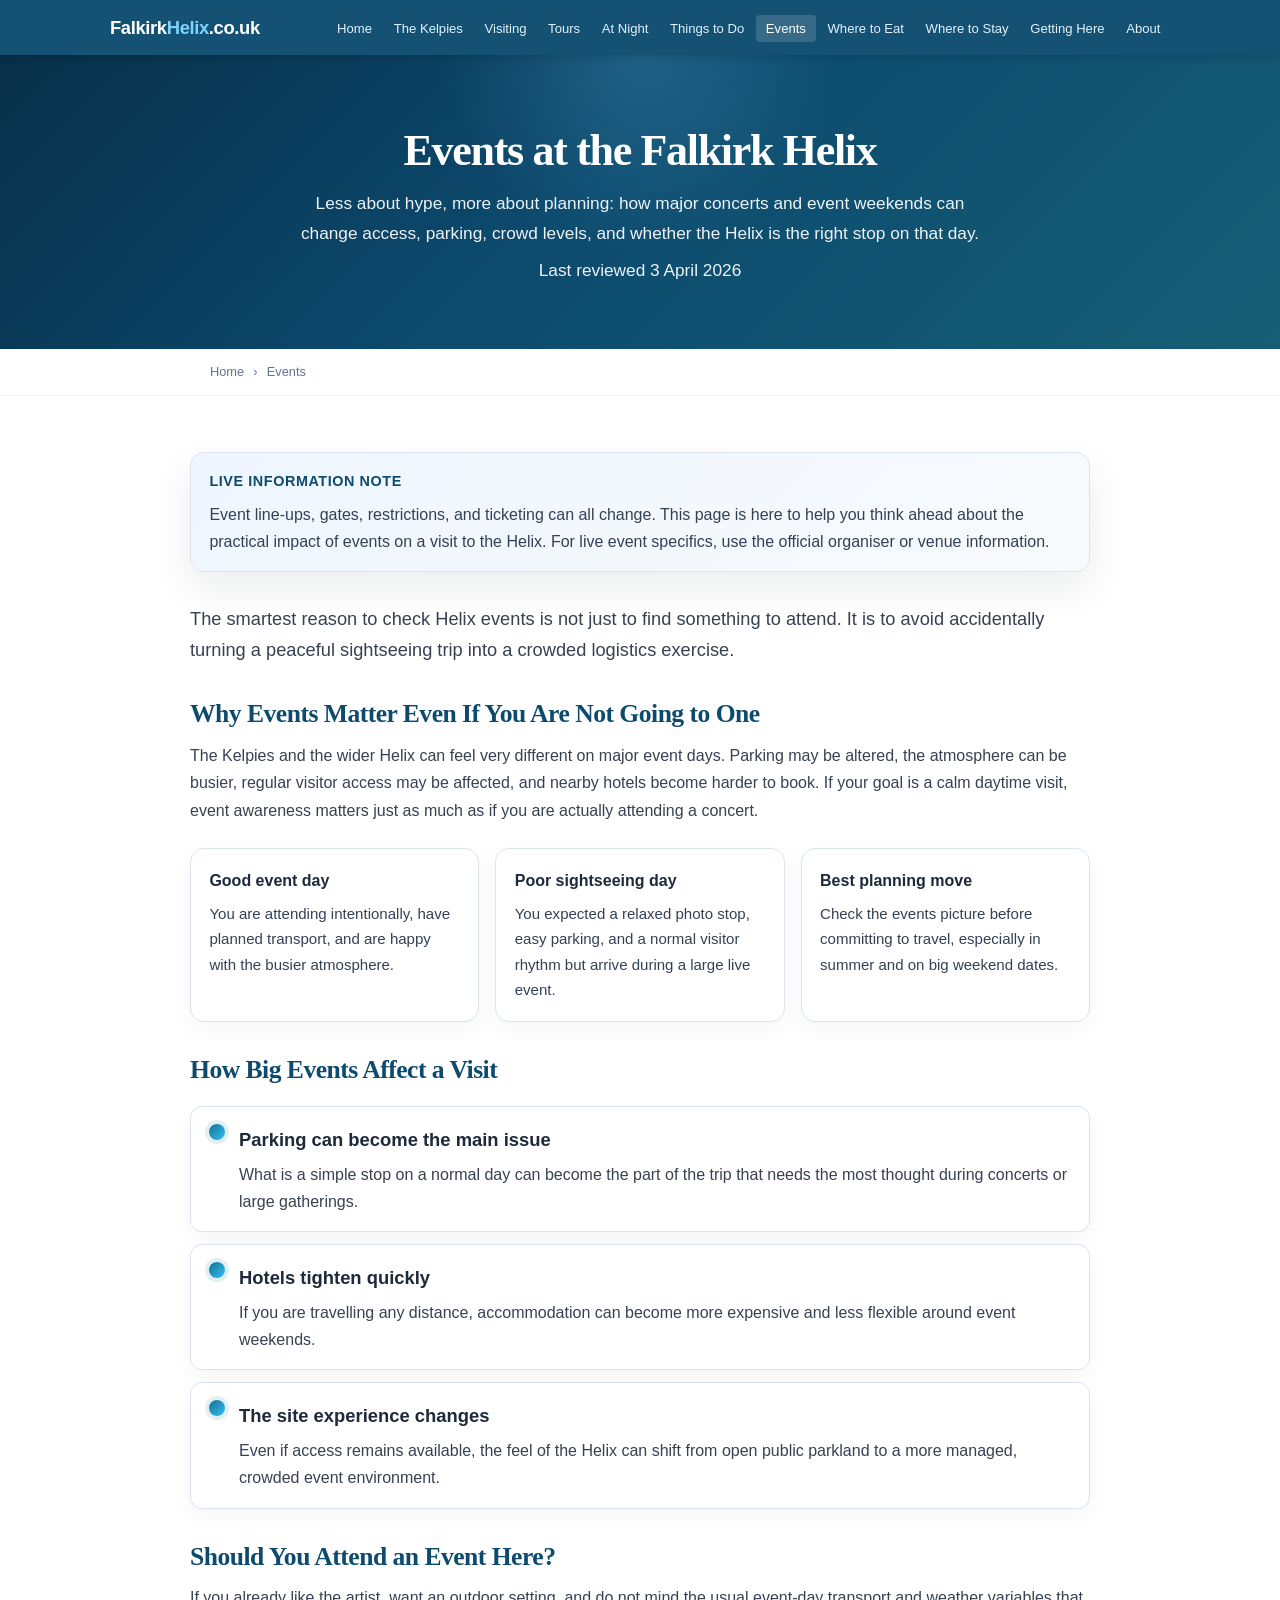
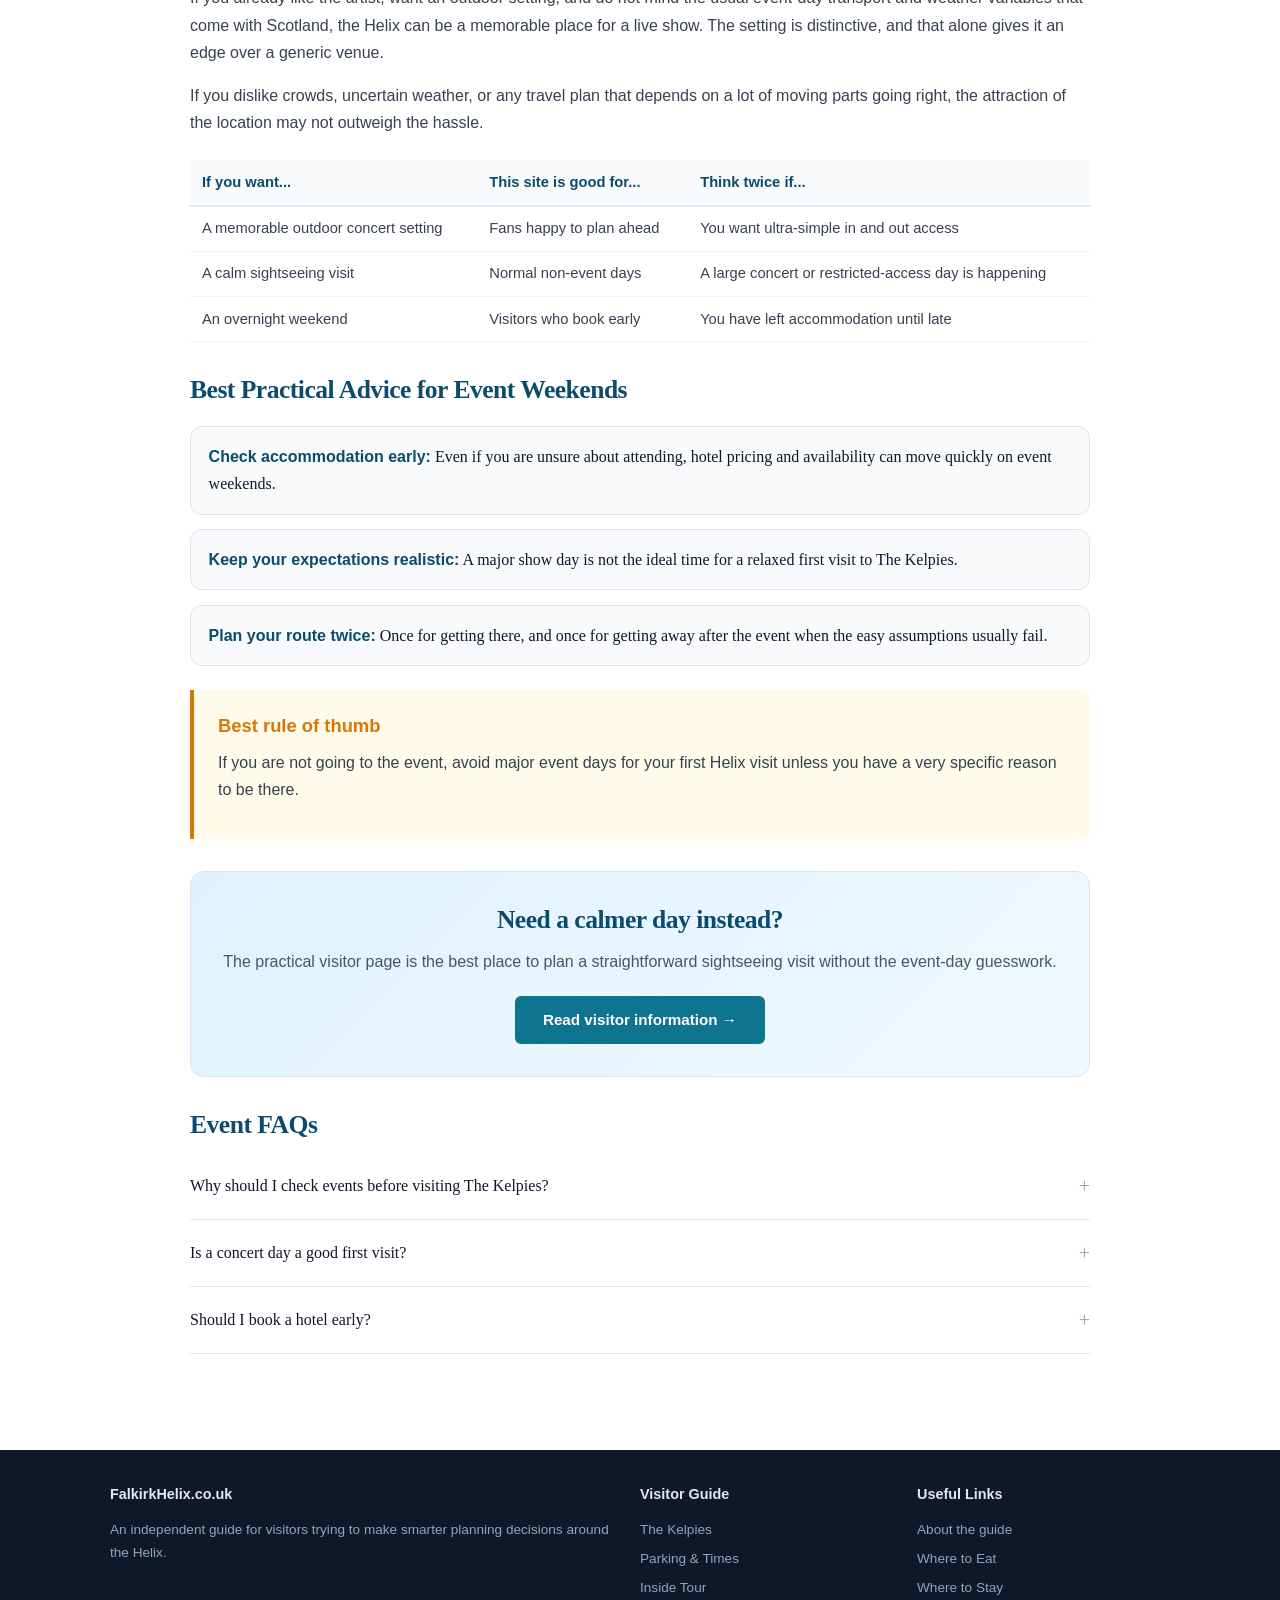
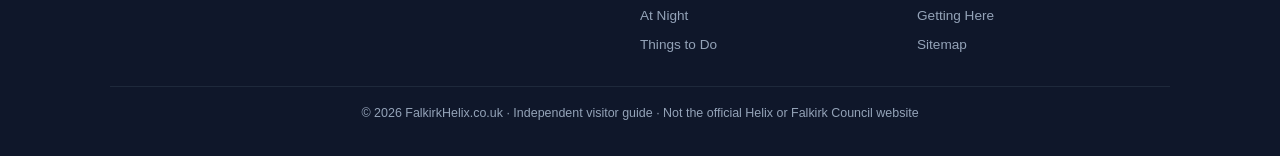
<file: events.html>
<!DOCTYPE html>

<html lang="en-GB">
<head>
<meta charset="utf-8"/>
<meta content="width=device-width,initial-scale=1" name="viewport"/>
<meta content="#0c4a6e" name="theme-color"/>
<link href="favicon.svg" rel="icon" type="image/svg+xml"/>
<link href="favicon.svg" rel="apple-touch-icon"/>
<link href="site.webmanifest" rel="manifest"/>
<link href="https://www.googletagmanager.com" rel="preconnect"/>
<link href="https://www.googletagmanager.com" rel="dns-prefetch"/>
<script async="" src="https://www.googletagmanager.com/gtag/js?id=G-SHTLL2F34W"></script>
<script src="ga.js"></script>
<title>Falkirk Helix Events 2026 | How Concerts Affect Your Kelpies Visit</title>
<meta content="Major events at Falkirk Helix (concerts, festivals) affect parking, access, crowds. Check event calendar before visiting Kelpies. Event-day planning tips, accommodation booking advice, best non-event visit windows." name="description"/>
<link href="https://falkirkhelix.co.uk/events.html" rel="canonical"/>
<link href="https://falkirkhelix.co.uk/events.html" hreflang="en-GB" rel="alternate"/>
<link href="https://falkirkhelix.co.uk/events.html" hreflang="x-default" rel="alternate"/>
<meta content="index,follow,max-image-preview:large,max-snippet:-1,max-video-preview:-1" name="robots"/>
<link href="style.css" rel="stylesheet"/>
<link href="sitemap.xml" rel="sitemap" title="Sitemap" type="application/xml"/>
<meta content="Falkirk Helix Events Guide" property="og:title"/>
<meta content="Useful planning advice for concerts and major event days at the Helix, including access, transport, parking, and accommodation considerations." property="og:description"/>
<meta content="https://falkirkhelix.co.uk/events.html" property="og:url"/>
<meta content="article" property="og:type"/>
<meta content="en_GB" property="og:locale"/>
<meta content="FalkirkHelix.co.uk" property="og:site_name"/>
<meta content="https://falkirkhelix.co.uk/social-preview.png" property="og:image"/>
<meta content="1200" property="og:image:width"/>
<meta content="630" property="og:image:height"/>
<meta content="Falkirk Helix and The Kelpies visitor guide" property="og:image:alt"/>
<meta content="summary_large_image" name="twitter:card"/>
<meta content="https://falkirkhelix.co.uk/social-preview.png" name="twitter:image"/>
<meta content="Falkirk Helix and The Kelpies visitor guide" name="twitter:image:alt"/>
<script type="application/ld+json">{"@context":"https://schema.org","@graph":[{"@type":"BreadcrumbList","itemListElement":[{"@type":"ListItem","position":1,"name":"Home","item":"https://falkirkhelix.co.uk/"},{"@type":"ListItem","position":2,"name":"Events","item":"https://falkirkhelix.co.uk/events.html"}]},{"@type":"FAQPage","mainEntity":[{"@type":"Question","name":"Why should I check events before visiting The Kelpies?","acceptedAnswer":{"@type":"Answer","text":"Because events can affect access, parking, accommodation, and how busy the site feels. It can completely change the kind of visit you have."}},{"@type":"Question","name":"Is a concert day a good first visit?","acceptedAnswer":{"@type":"Answer","text":"Usually not if your goal is a calm sightseeing experience. For most first-time visitors, a normal day is better."}},{"@type":"Question","name":"Should I book a hotel early?","acceptedAnswer":{"@type":"Answer","text":"Yes, especially if you are travelling from outside the immediate area. Event weekends can tighten availability quickly."}}]}]}</script>
</head>
<body>
<a class="skip-link" href="#main">Skip to main content</a>
<header class="site-header">
<div class="wide-container">
<a class="site-logo" href="index.html">Falkirk<span>Helix</span>.co.uk</a>
<button aria-expanded="false" aria-label="Toggle navigation" class="nav-toggle">☰</button>
<nav id="main-nav">
<ul>
<li><a href="index.html">Home</a></li>
<li><a href="kelpies.html">The Kelpies</a></li>
<li><a href="visiting.html">Visiting</a></li>
<li><a href="tour.html">Tours</a></li>
<li><a href="night.html">At Night</a></li>
<li><a href="things-to-do.html">Things to Do</a></li>
<li><a aria-current="page" href="events.html">Events</a></li>
<li><a href="eating.html">Where to Eat</a></li>
<li><a href="hotels.html">Where to Stay</a></li>
<li><a href="getting-here.html">Getting Here</a></li><li><a href="about.html">About</a></li>
</ul>
</nav>
</div>
</header>
<section class="hero">
<div class="container">
<h1>Events at the Falkirk Helix</h1>
<p>Less about hype, more about planning: how major concerts and event weekends can change access, parking, crowd levels, and whether the Helix is the right stop on that day.</p>
<p class="hero-sub">Last reviewed 3 April 2026</p>
</div>
</section>
<div class="breadcrumbs"><div class="container"><a href="index.html">Home</a> <span>›</span> Events</div></div>
<main id="main">
<div class="container content">
<div class="trust-box">
<strong>Live information note</strong>
<p>Event line-ups, gates, restrictions, and ticketing can all change. This page is here to help you think ahead about the practical impact of events on a visit to the Helix. For live event specifics, use the official organiser or venue information.</p>
</div>
<p class="lede">The smartest reason to check Helix events is not just to find something to attend. It is to avoid accidentally turning a peaceful sightseeing trip into a crowded logistics exercise.</p>
<h2>Why Events Matter Even If You Are Not Going to One</h2>
<p>The Kelpies and the wider Helix can feel very different on major event days. Parking may be altered, the atmosphere can be busier, regular visitor access may be affected, and nearby hotels become harder to book. If your goal is a calm daytime visit, event awareness matters just as much as if you are actually attending a concert.</p>
<div class="mini-grid">
<div class="mini-card">
<h3>Good event day</h3>
<p>You are attending intentionally, have planned transport, and are happy with the busier atmosphere.</p>
</div>
<div class="mini-card">
<h3>Poor sightseeing day</h3>
<p>You expected a relaxed photo stop, easy parking, and a normal visitor rhythm but arrive during a large live event.</p>
</div>
<div class="mini-card">
<h3>Best planning move</h3>
<p>Check the events picture before committing to travel, especially in summer and on big weekend dates.</p>
</div>
</div>
<h2>How Big Events Affect a Visit</h2>
<div class="checklist">
<div class="checklist-item">
<h3>Parking can become the main issue</h3>
<p>What is a simple stop on a normal day can become the part of the trip that needs the most thought during concerts or large gatherings.</p>
</div>
<div class="checklist-item">
<h3>Hotels tighten quickly</h3>
<p>If you are travelling any distance, accommodation can become more expensive and less flexible around event weekends.</p>
</div>
<div class="checklist-item">
<h3>The site experience changes</h3>
<p>Even if access remains available, the feel of the Helix can shift from open public parkland to a more managed, crowded event environment.</p>
</div>
</div>
<h2>Should You Attend an Event Here?</h2>
<p>If you already like the artist, want an outdoor setting, and do not mind the usual event-day transport and weather variables that come with Scotland, the Helix can be a memorable place for a live show. The setting is distinctive, and that alone gives it an edge over a generic venue.</p>
<p>If you dislike crowds, uncertain weather, or any travel plan that depends on a lot of moving parts going right, the attraction of the location may not outweigh the hassle.</p>
<table class="info-table">
<tr><th>If you want...</th><th>This site is good for...</th><th>Think twice if...</th></tr>
<tr><td>A memorable outdoor concert setting</td><td>Fans happy to plan ahead</td><td>You want ultra-simple in and out access</td></tr>
<tr><td>A calm sightseeing visit</td><td>Normal non-event days</td><td>A large concert or restricted-access day is happening</td></tr>
<tr><td>An overnight weekend</td><td>Visitors who book early</td><td>You have left accommodation until late</td></tr>
</table>
<h2>Best Practical Advice for Event Weekends</h2>
<div class="note-list">
<div class="note"><strong>Check accommodation early:</strong> Even if you are unsure about attending, hotel pricing and availability can move quickly on event weekends.</div>
<div class="note"><strong>Keep your expectations realistic:</strong> A major show day is not the ideal time for a relaxed first visit to The Kelpies.</div>
<div class="note"><strong>Plan your route twice:</strong> Once for getting there, and once for getting away after the event when the easy assumptions usually fail.</div>
</div>
<div class="warn-box">
<h3>Best rule of thumb</h3>
<p>If you are not going to the event, avoid major event days for your first Helix visit unless you have a very specific reason to be there.</p>
</div>
<div class="cta-section">
<h2>Need a calmer day instead?</h2>
<p>The practical visitor page is the best place to plan a straightforward sightseeing visit without the event-day guesswork.</p>
<a class="btn" href="visiting.html">Read visitor information →</a>
</div>
<section>
<h2>Event FAQs</h2>
<div class="faq-item">
<button aria-expanded="false" class="faq-q" onclick="toggleFaq(this)" type="button">Why should I check events before visiting The Kelpies?</button>
<div class="faq-a">Because events can affect access, parking, accommodation, and how busy the site feels. It can completely change the kind of visit you have.</div>
</div>
<div class="faq-item">
<button aria-expanded="false" class="faq-q" onclick="toggleFaq(this)" type="button">Is a concert day a good first visit?</button>
<div class="faq-a">Usually not if your goal is a calm sightseeing experience. For most first-time visitors, a normal day is better.</div>
</div>
<div class="faq-item">
<button aria-expanded="false" class="faq-q" onclick="toggleFaq(this)" type="button">Should I book a hotel early?</button>
<div class="faq-a">Yes, especially if you are travelling from outside the immediate area. Event weekends can tighten availability quickly.</div>
</div>
</section>
</div>
</main>
<footer class="site-footer">
<div class="wide-container">
<div class="footer-grid">
<div><h3>FalkirkHelix.co.uk</h3><p>An independent guide for visitors trying to make smarter planning decisions around the Helix.</p></div>
<div><h3>Visitor Guide</h3><ul><li><a href="kelpies.html">The Kelpies</a></li><li><a href="visiting.html">Parking &amp; Times</a></li><li><a href="tour.html">Inside Tour</a></li><li><a href="night.html">At Night</a></li><li><a href="things-to-do.html">Things to Do</a></li></ul></div>
<div><h3>Useful Links</h3><ul><li><a href="about.html">About the guide</a></li><li><a href="eating.html">Where to Eat</a></li><li><a href="hotels.html">Where to Stay</a></li><li><a href="getting-here.html">Getting Here</a></li><li><a href="sitemap.xml">Sitemap</a></li></ul></div>
</div>
<div class="footer-bottom">© 2026 FalkirkHelix.co.uk · Independent visitor guide · Not the official Helix or Falkirk Council website</div>
</div>
</footer>
<script src="app.js"></script>
</body>
</html>
</file>
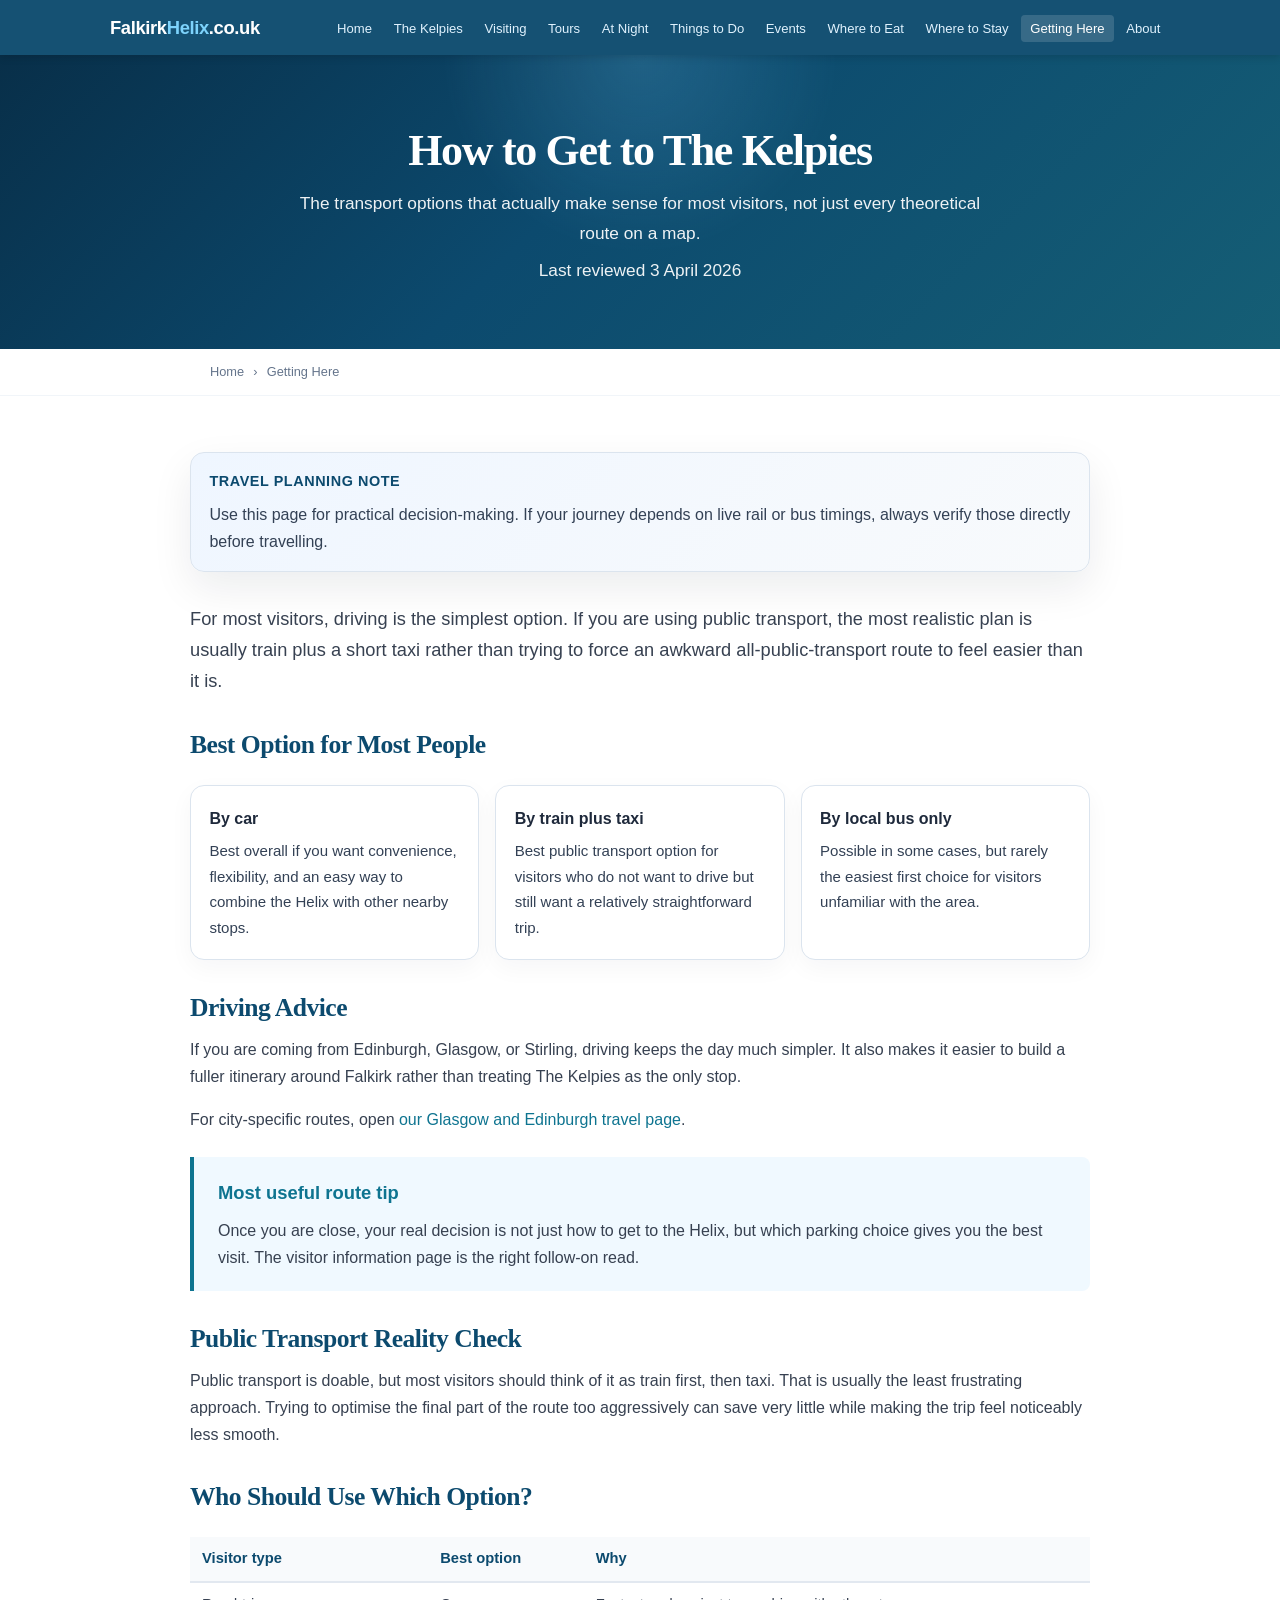
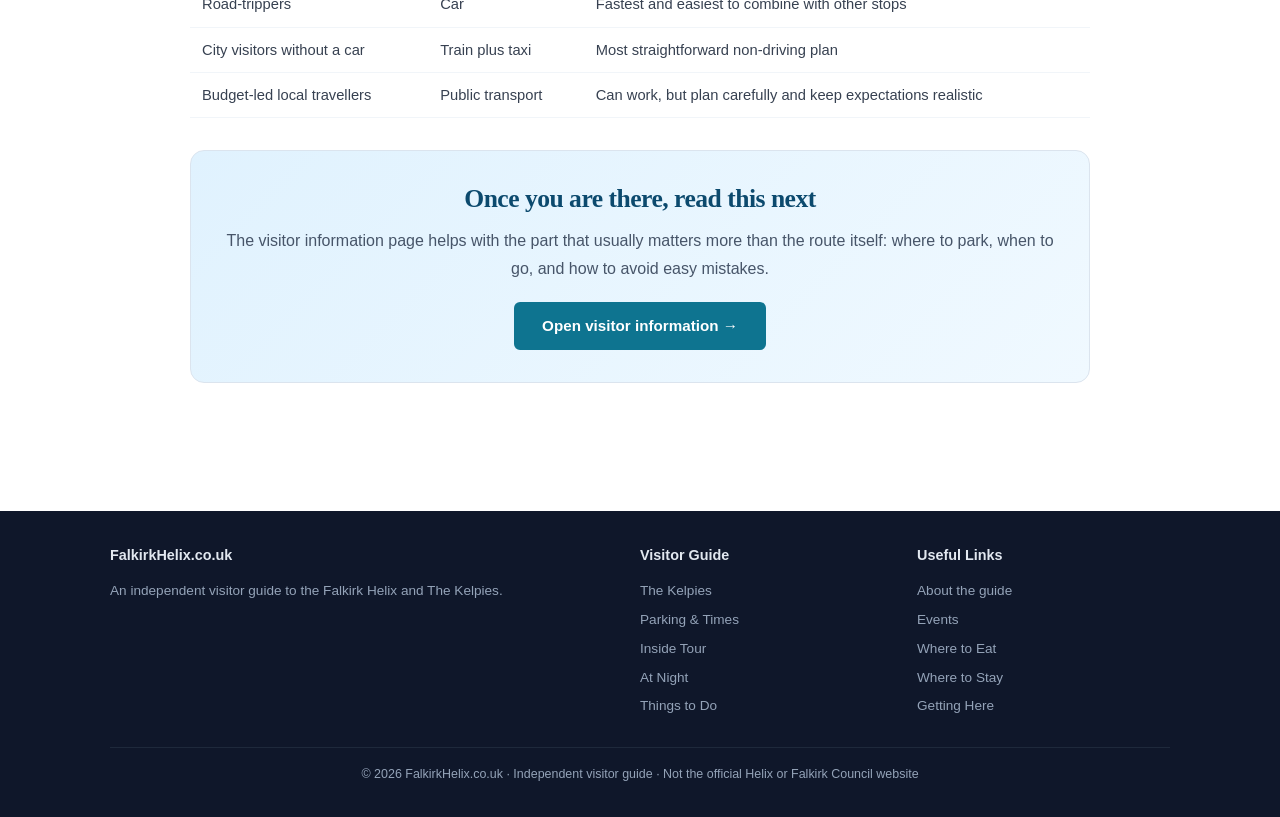
<file: getting-here.html>
<!DOCTYPE html>

<html lang="en-GB">
<head>
<meta charset="utf-8"/><meta content="width=device-width,initial-scale=1" name="viewport"/><meta content="#0c4a6e" name="theme-color"/><link href="favicon.svg" rel="icon" type="image/svg+xml"/><link href="favicon.svg" rel="apple-touch-icon"/><link href="site.webmanifest" rel="manifest"/><link href="https://www.googletagmanager.com" rel="preconnect"/>
<link href="https://www.googletagmanager.com" rel="dns-prefetch"/><script async="" src="https://www.googletagmanager.com/gtag/js?id=G-SHTLL2F34W"></script><script src="ga.js"></script>
<title>How to Get to The Kelpies | From Edinburgh, Glasgow, Stirling by Car</title>
<meta content="Get to The Kelpies: 40 min from Edinburgh, 35 min from Glasgow, 25 min from Stirling by car. Train + taxi works too. Parking postcode FK2 7ZT. Best routes, realistic journey times, public transport options." name="description"/>
<link href="https://falkirkhelix.co.uk/getting-here.html" rel="canonical"/><link href="https://falkirkhelix.co.uk/getting-here.html" hreflang="en-GB" rel="alternate"/><link href="https://falkirkhelix.co.uk/getting-here.html" hreflang="x-default" rel="alternate"/><meta content="index,follow,max-image-preview:large,max-snippet:-1,max-video-preview:-1" name="robots"/><link href="style.css" rel="stylesheet"/><link href="sitemap.xml" rel="sitemap" title="Sitemap" type="application/xml"/><meta content="How to Get to The Kelpies | Independent Visitor Guide" property="og:title"/><meta content="Which travel options actually make sense for most Kelpies visitors from Edinburgh, Glasgow and beyond." property="og:description"/><meta content="https://falkirkhelix.co.uk/getting-here.html" property="og:url"/><meta content="article" property="og:type"/><meta content="en_GB" property="og:locale"/><meta content="FalkirkHelix.co.uk" property="og:site_name"/><meta content="https://falkirkhelix.co.uk/social-preview.png" property="og:image"/><meta content="1200" property="og:image:width"/><meta content="630" property="og:image:height"/><meta content="summary_large_image" name="twitter:card"/><meta content="https://falkirkhelix.co.uk/social-preview.png" name="twitter:image"/>
</head>
<body>
<a class="skip-link" href="#main">Skip to main content</a>
<header class="site-header"><div class="wide-container"><a class="site-logo" href="index.html">Falkirk<span>Helix</span>.co.uk</a><button aria-expanded="false" aria-label="Toggle navigation" class="nav-toggle">☰</button><nav id="main-nav"><ul><li><a href="index.html">Home</a></li><li><a href="kelpies.html">The Kelpies</a></li><li><a href="visiting.html">Visiting</a></li><li><a href="tour.html">Tours</a></li><li><a href="night.html">At Night</a></li><li><a href="things-to-do.html">Things to Do</a></li><li><a href="events.html">Events</a></li><li><a href="eating.html">Where to Eat</a></li><li><a href="hotels.html">Where to Stay</a></li><li><a aria-current="page" href="getting-here.html">Getting Here</a></li><li><a href="about.html">About</a></li></ul></nav></div></header>
<section class="hero"><div class="container"><h1>How to Get to The Kelpies</h1><p>The transport options that actually make sense for most visitors, not just every theoretical route on a map.</p><p class="hero-sub">Last reviewed 3 April 2026</p></div></section>
<div class="breadcrumbs"><div class="container"><a href="index.html">Home</a> <span>›</span> Getting Here</div></div>
<main id="main"><div class="container content">
<div class="trust-box"><strong>Travel planning note</strong><p>Use this page for practical decision-making. If your journey depends on live rail or bus timings, always verify those directly before travelling.</p></div>
<p class="lede">For most visitors, driving is the simplest option. If you are using public transport, the most realistic plan is usually train plus a short taxi rather than trying to force an awkward all-public-transport route to feel easier than it is.</p>
<h2>Best Option for Most People</h2>
<div class="mini-grid"><div class="mini-card"><h3>By car</h3><p>Best overall if you want convenience, flexibility, and an easy way to combine the Helix with other nearby stops.</p></div><div class="mini-card"><h3>By train plus taxi</h3><p>Best public transport option for visitors who do not want to drive but still want a relatively straightforward trip.</p></div><div class="mini-card"><h3>By local bus only</h3><p>Possible in some cases, but rarely the easiest first choice for visitors unfamiliar with the area.</p></div></div>
<h2>Driving Advice</h2>
<p>If you are coming from Edinburgh, Glasgow, or Stirling, driving keeps the day much simpler. It also makes it easier to build a fuller itinerary around Falkirk rather than treating The Kelpies as the only stop.</p>
<p>For city-specific routes, open <a href="kelpies-from-glasgow-edinburgh.html">our Glasgow and Edinburgh travel page</a>.</p>
<div class="info-box"><h3>Most useful route tip</h3><p>Once you are close, your real decision is not just how to get to the Helix, but which parking choice gives you the best visit. The visitor information page is the right follow-on read.</p></div>
<h2>Public Transport Reality Check</h2>
<p>Public transport is doable, but most visitors should think of it as train first, then taxi. That is usually the least frustrating approach. Trying to optimise the final part of the route too aggressively can save very little while making the trip feel noticeably less smooth.</p>
<h2>Who Should Use Which Option?</h2>
<table class="info-table"><tr><th>Visitor type</th><th>Best option</th><th>Why</th></tr><tr><td>Road-trippers</td><td>Car</td><td>Fastest and easiest to combine with other stops</td></tr><tr><td>City visitors without a car</td><td>Train plus taxi</td><td>Most straightforward non-driving plan</td></tr><tr><td>Budget-led local travellers</td><td>Public transport</td><td>Can work, but plan carefully and keep expectations realistic</td></tr></table>
<div class="cta-section"><h2>Once you are there, read this next</h2><p>The visitor information page helps with the part that usually matters more than the route itself: where to park, when to go, and how to avoid easy mistakes.</p><a class="btn" href="visiting.html">Open visitor information →</a></div>
</div></main>
<footer class="site-footer"><div class="wide-container"><div class="footer-grid"><div><h3>FalkirkHelix.co.uk</h3><p>An independent visitor guide to the Falkirk Helix and The Kelpies.</p></div><div><h3>Visitor Guide</h3><ul><li><a href="kelpies.html">The Kelpies</a></li><li><a href="visiting.html">Parking &amp; Times</a></li><li><a href="tour.html">Inside Tour</a></li><li><a href="night.html">At Night</a></li><li><a href="things-to-do.html">Things to Do</a></li></ul></div><div><h3>Useful Links</h3><ul><li><a href="about.html">About the guide</a></li><li><a href="events.html">Events</a></li><li><a href="eating.html">Where to Eat</a></li><li><a href="hotels.html">Where to Stay</a></li><li><a href="getting-here.html">Getting Here</a></li></ul></div></div><div class="footer-bottom">© 2026 FalkirkHelix.co.uk · Independent visitor guide · Not the official Helix or Falkirk Council website</div></div></footer>
<script src="app.js"></script>
</body>
</html>
</file>
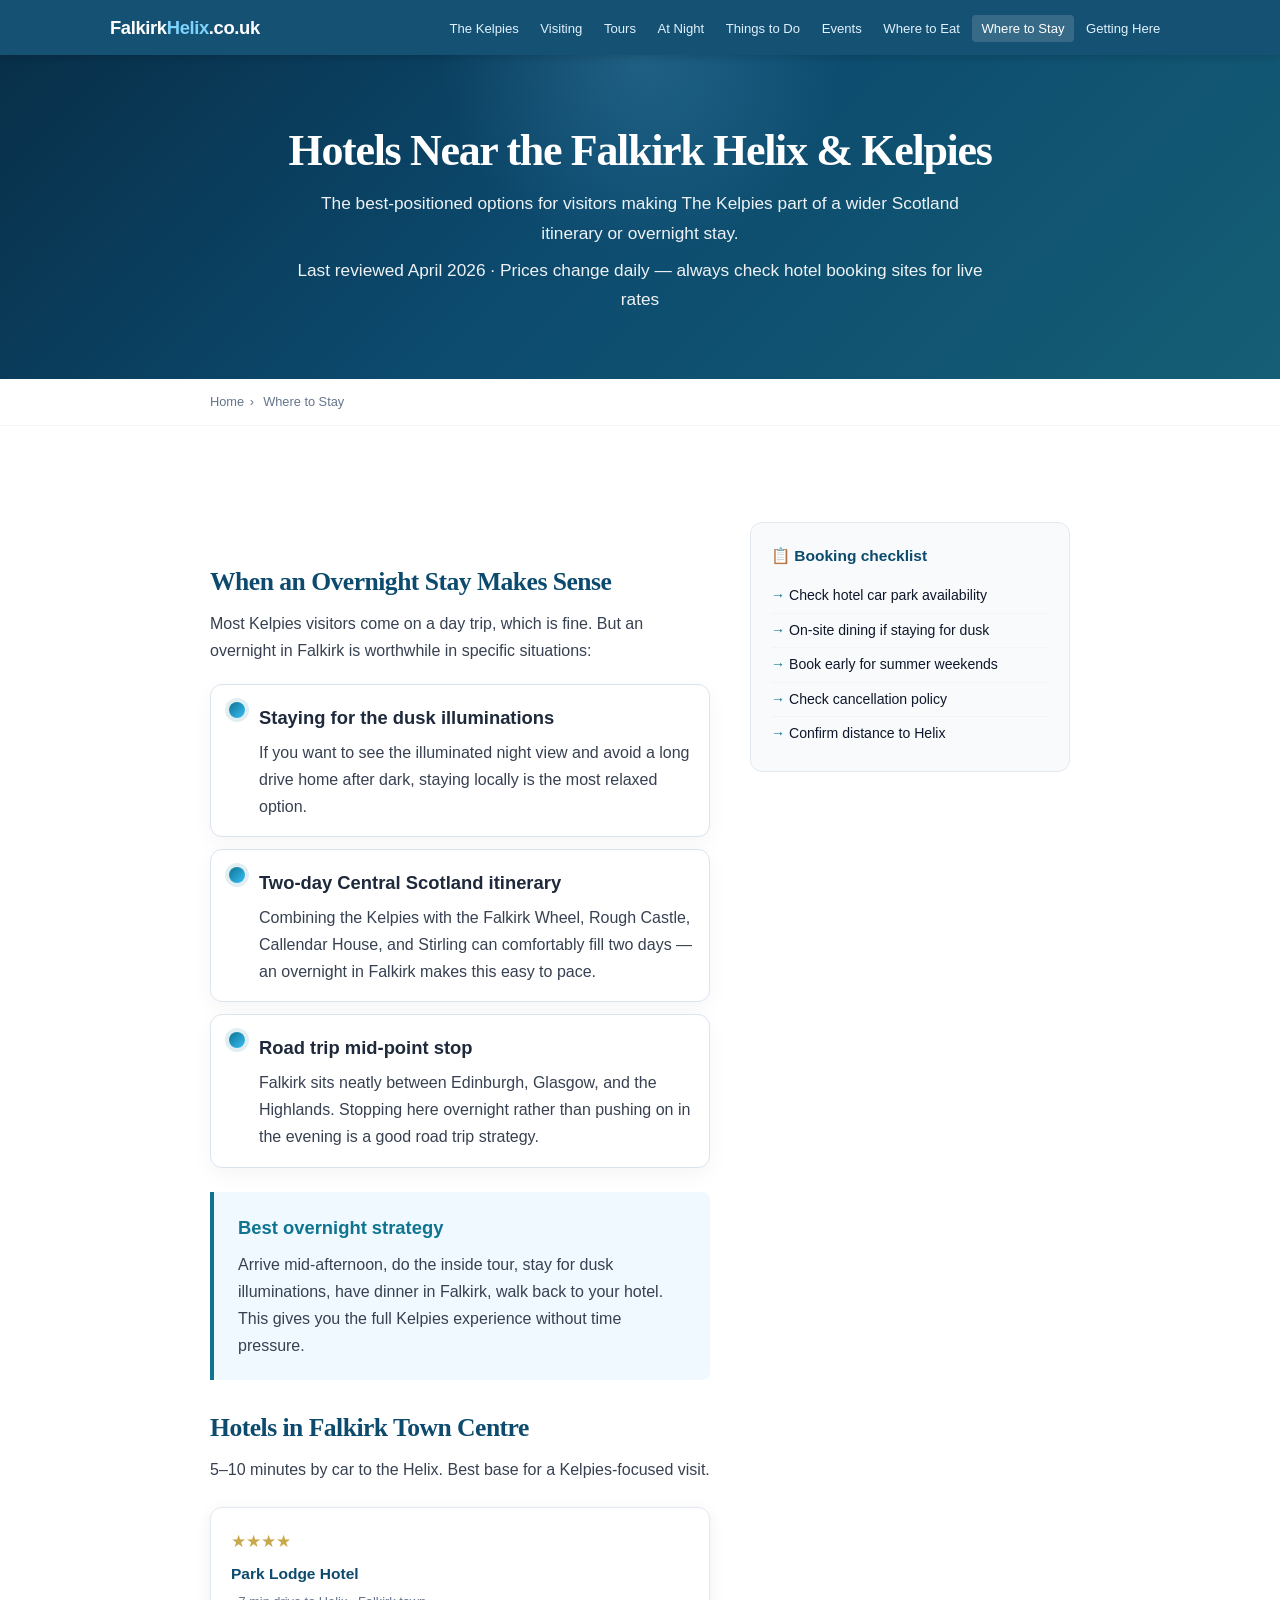
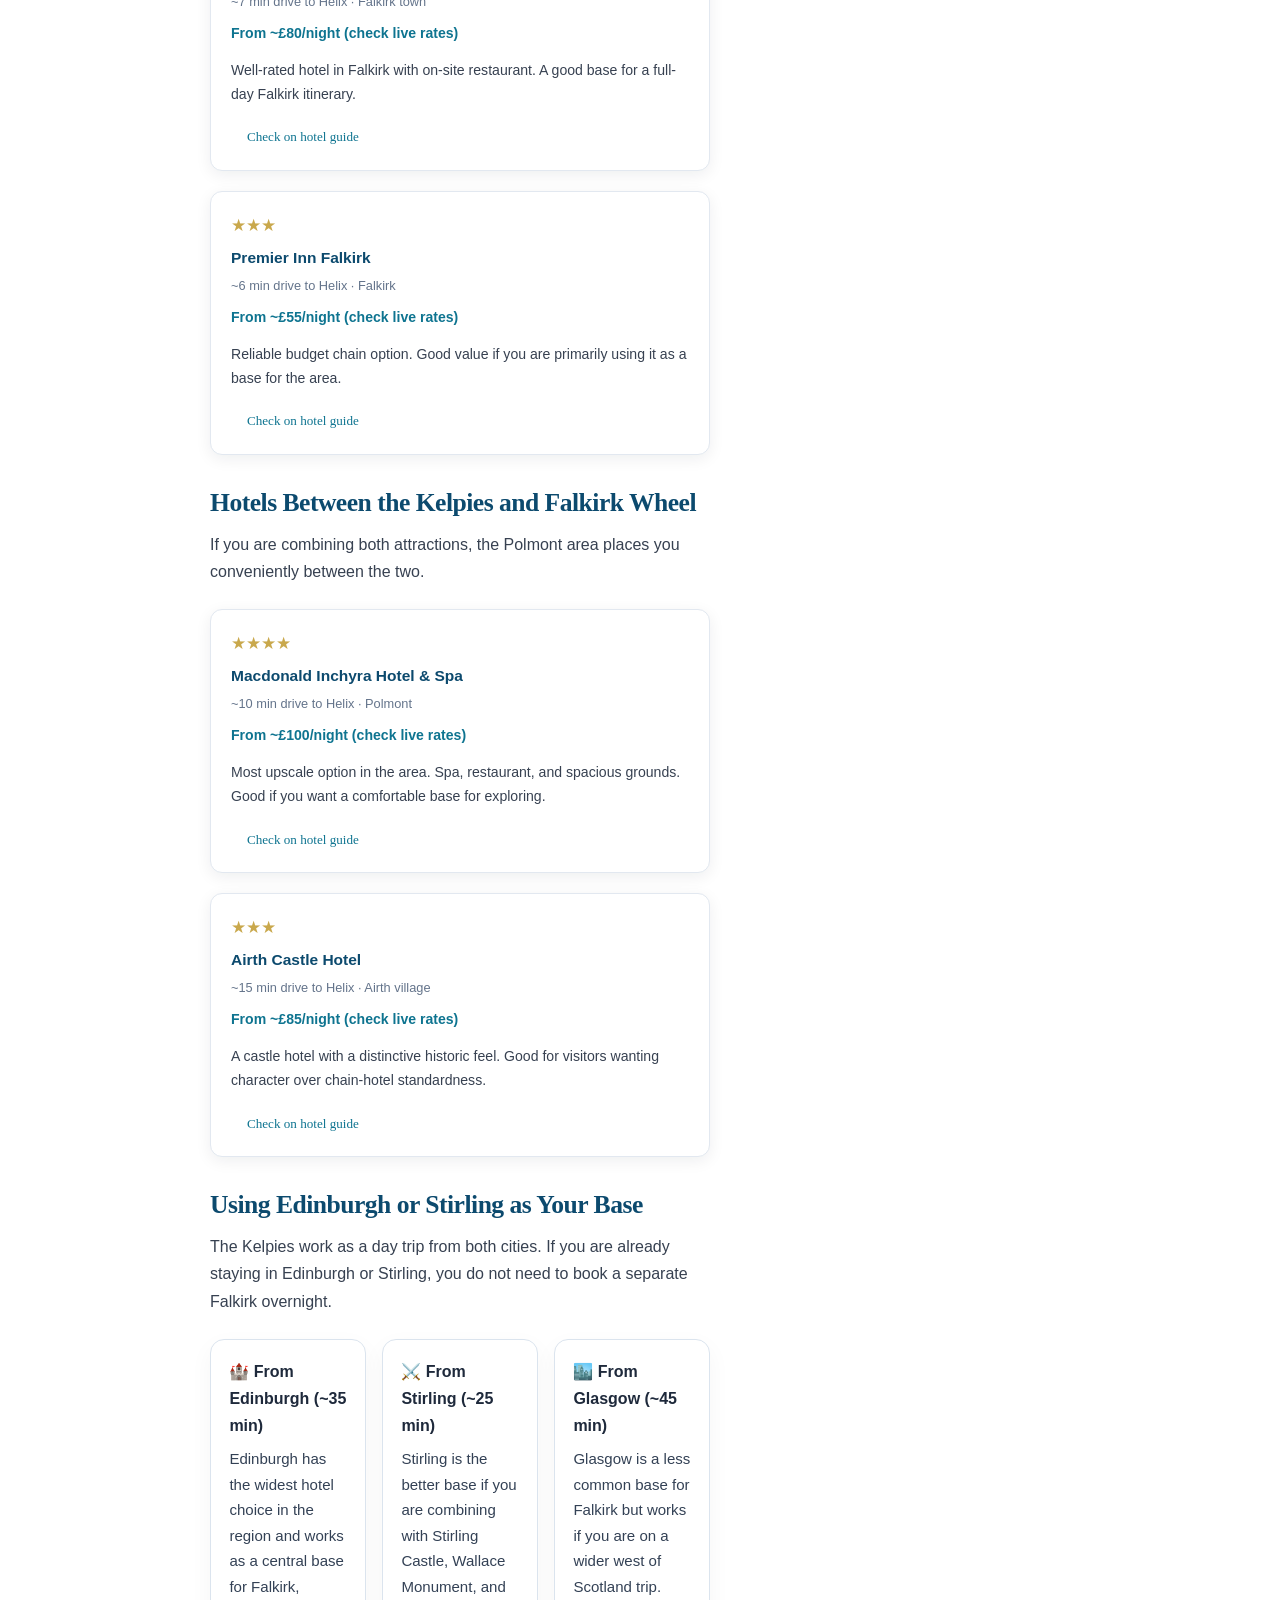
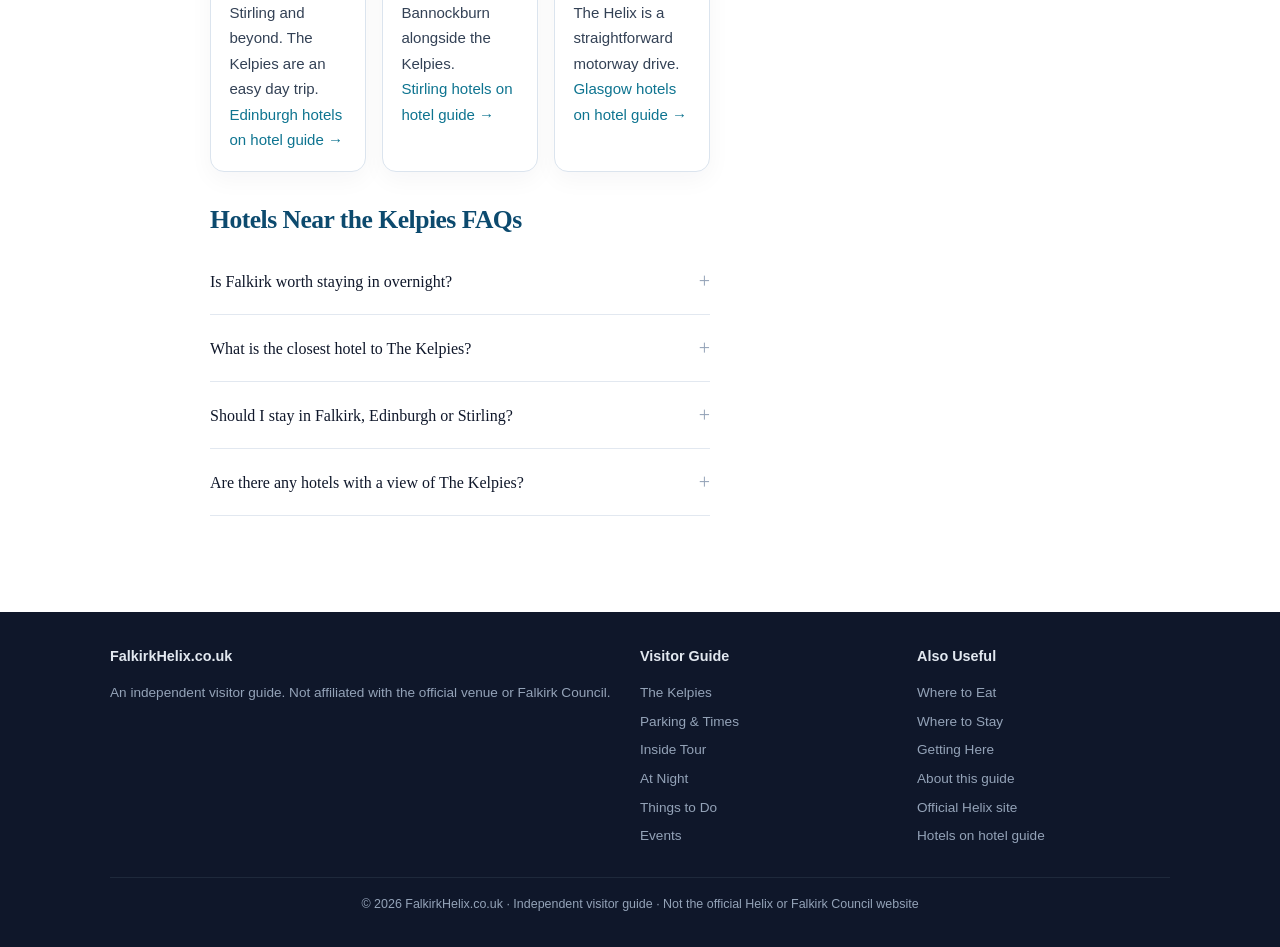
<file: hotels.html>
<!DOCTYPE html>

<html lang="en-GB">
<head>
<meta charset="utf-8"/>
<meta content="width=device-width,initial-scale=1" name="viewport"/>
<meta content="#0c4a6e" name="theme-color"/>
<link href="favicon.svg" rel="icon" type="image/svg+xml"/>
<link href="favicon.svg" rel="apple-touch-icon"/>
<link href="site.webmanifest" rel="manifest"/>
<link href="https://www.googletagmanager.com" rel="preconnect"/>
<link href="https://www.googletagmanager.com" rel="dns-prefetch"/>
<script async="" src="https://www.googletagmanager.com/gtag/js?id=G-SHTLL2F34W"></script>
<script src="ga.js"></script>
<title>Hotels Near The Kelpies | Best Places to Stay Near Falkirk Helix</title>
<meta content="Stay near The Kelpies: Falkirk hotels 5-10 min drive. Best options for dusk visits or multi-day Scotland trips. Compare Falkirk, Polmont, Edinburgh (30 min) and Stirling (25 min). Budget to boutique recommendations." name="description"/>
<link href="https://falkirkhelix.co.uk/hotels.html" rel="canonical"/>
<link href="https://falkirkhelix.co.uk/hotels.html" hreflang="en-GB" rel="alternate"/>
<link href="https://falkirkhelix.co.uk/hotels.html" hreflang="x-default" rel="alternate"/>
<meta content="index,follow,max-image-preview:large,max-snippet:-1,max-video-preview:-1" name="robots"/>
<link href="style.css" rel="stylesheet"/><link href="css/style.css" rel="stylesheet"/>
<link href="sitemap.xml" rel="sitemap" title="Sitemap" type="application/xml"/>
<meta content="Hotels Near the Falkirk Helix | Best Options for Every Budget" property="og:title"/>
<meta content="Best-positioned hotels for visitors staying near The Kelpies and the Falkirk Helix, with practical guidance on where to stay and how to pick the right base." property="og:description"/>
<meta content="https://falkirkhelix.co.uk/hotels.html" property="og:url"/>
<meta content="article" property="og:type"/>
<meta content="en_GB" property="og:locale"/>
<meta content="FalkirkHelix.co.uk" property="og:site_name"/>
<meta content="https://falkirkhelix.co.uk/social-preview.png" property="og:image"/>
<meta content="1200" property="og:image:width"/>
<meta content="630" property="og:image:height"/>
<meta content="Falkirk Helix and The Kelpies visitor guide" property="og:image:alt"/>
<meta content="summary_large_image" name="twitter:card"/>
<meta content="https://falkirkhelix.co.uk/social-preview.png" name="twitter:image"/>
<meta content="Falkirk Helix and The Kelpies visitor guide" name="twitter:image:alt"/>
<script type="application/ld+json">{"@context":"https://schema.org","@type":"FAQPage","mainEntity":[{"@type":"Question","name":"Is Falkirk worth staying in overnight?","acceptedAnswer":{"@type":"Answer","text":"For a combined Kelpies and Falkirk Wheel itinerary, or for staying after a dusk visit, yes. For a single-stop Kelpies visit, a day trip from Edinburgh, Glasgow or Stirling is more practical."}},{"@type":"Question","name":"What is the closest hotel to The Kelpies?","acceptedAnswer":{"@type":"Answer","text":"Most Falkirk town centre hotels are 5\u201310 minutes by car. The Macdonald Inchyra at Polmont and Premier Inn Falkirk are among the most conveniently positioned options."}},{"@type":"Question","name":"Should I stay in Falkirk, Edinburgh or Stirling?","acceptedAnswer":{"@type":"Answer","text":"Edinburgh offers the widest choice (30\u201335 min drive). Stirling is best if combining with Stirling Castle (20\u201325 min). Falkirk itself makes most sense when the Helix and Falkirk Wheel are your primary focus."}},{"@type":"Question","name":"Are there any hotels with a view of The Kelpies?","acceptedAnswer":{"@type":"Answer","text":"No hotels are adjacent to the sculptures. The Helix is in an industrial and parkland setting. The closest options are in Falkirk town centre."}}]}</script></head>
<body>
<a class="skip-link" href="#main">Skip to main content</a>
<header class="site-header">
<div class="wide-container">
<a class="site-logo" href="index.html">Falkirk<span>Helix</span>.co.uk</a>
<button aria-expanded="false" aria-label="Toggle navigation" class="nav-toggle">☰</button>
<nav id="main-nav">
<ul>
<li><a href="kelpies.html">The Kelpies</a></li>
<li><a href="visiting.html">Visiting</a></li>
<li><a href="tour.html">Tours</a></li>
<li><a href="night.html">At Night</a></li>
<li><a href="things-to-do.html">Things to Do</a></li>
<li><a href="events.html">Events</a></li>
<li><a href="eating.html">Where to Eat</a></li>
<li><a aria-current="page" href="hotels.html">Where to Stay</a></li>
<li><a href="getting-here.html">Getting Here</a></li>
</ul>
</nav>
</div>
</header>
<section class="hero">
<div class="container">
<h1>Hotels Near the Falkirk Helix &amp; Kelpies</h1>
<p>The best-positioned options for visitors making The Kelpies part of a wider Scotland itinerary or overnight stay.</p>
<p class="hero-sub">Last reviewed April 2026 · Prices change daily — always check hotel booking sites for live rates</p>
</div>
</section>
<div class="breadcrumbs">
<div class="container"><a href="index.html">Home</a><span>›</span> Where to Stay</div>
</div>
<div class="container" style="padding:1.75rem 0 0">
</div>
<div class="container" style="text-align:center;padding-top:1rem">
</div>
<main id="main">
<div class="two-col-layout container">
<div class="content">
<h2>When an Overnight Stay Makes Sense</h2>
<p>Most Kelpies visitors come on a day trip, which is fine. But an overnight in Falkirk is worthwhile in specific situations:</p>
<div class="checklist">
<div class="checklist-item">
<h3>Staying for the dusk illuminations</h3>
<p>If you want to see the illuminated night view and avoid a long drive home after dark, staying locally is the most relaxed option.</p>
</div>
<div class="checklist-item">
<h3>Two-day Central Scotland itinerary</h3>
<p>Combining the Kelpies with the Falkirk Wheel, Rough Castle, Callendar House, and Stirling can comfortably fill two days — an overnight in Falkirk makes this easy to pace.</p>
</div>
<div class="checklist-item">
<h3>Road trip mid-point stop</h3>
<p>Falkirk sits neatly between Edinburgh, Glasgow, and the Highlands. Stopping here overnight rather than pushing on in the evening is a good road trip strategy.</p>
</div>
</div>
<div class="info-box">
<h3>Best overnight strategy</h3>
<p>Arrive mid-afternoon, do the inside tour, stay for dusk illuminations, have dinner in Falkirk, walk back to your hotel. This gives you the full Kelpies experience without time pressure.</p>
</div>
<h2>Hotels in Falkirk Town Centre</h2>
<p>5–10 minutes by car to the Helix. Best base for a Kelpies-focused visit.</p>
<div class="hotel-grid">
<div class="hotel-card">
<div class="hotel-card__stars">★★★★</div>
<div class="hotel-card__name">Park Lodge Hotel</div>
<div class="hotel-card__dist">~7 min drive to Helix · Falkirk town</div>
<div class="hotel-card__price">From ~£80/night (check live rates)</div>
<p style="font-size:.88rem;margin-bottom:1rem">Well-rated hotel in Falkirk with on-site restaurant. A good base for a full-day Falkirk itinerary.</p>
<a class="btn-gold" href="hotels.html" rel="noopener" style="font-size:.82rem;padding:.45rem 1rem">Check on hotel guide</a>
</div>
<div class="hotel-card">
<div class="hotel-card__stars">★★★</div>
<div class="hotel-card__name">Premier Inn Falkirk</div>
<div class="hotel-card__dist">~6 min drive to Helix · Falkirk</div>
<div class="hotel-card__price">From ~£55/night (check live rates)</div>
<p style="font-size:.88rem;margin-bottom:1rem">Reliable budget chain option. Good value if you are primarily using it as a base for the area.</p>
<a class="btn-gold" href="hotels.html" rel="noopener" style="font-size:.82rem;padding:.45rem 1rem">Check on hotel guide</a>
</div>
</div>
<h2>Hotels Between the Kelpies and Falkirk Wheel</h2>
<p>If you are combining both attractions, the Polmont area places you conveniently between the two.</p>
<div class="hotel-grid">
<div class="hotel-card">
<div class="hotel-card__stars">★★★★</div>
<div class="hotel-card__name">Macdonald Inchyra Hotel &amp; Spa</div>
<div class="hotel-card__dist">~10 min drive to Helix · Polmont</div>
<div class="hotel-card__price">From ~£100/night (check live rates)</div>
<p style="font-size:.88rem;margin-bottom:1rem">Most upscale option in the area. Spa, restaurant, and spacious grounds. Good if you want a comfortable base for exploring.</p>
<a class="btn-gold" href="hotels.html" rel="noopener" style="font-size:.82rem;padding:.45rem 1rem">Check on hotel guide</a>
</div>
<div class="hotel-card">
<div class="hotel-card__stars">★★★</div>
<div class="hotel-card__name">Airth Castle Hotel</div>
<div class="hotel-card__dist">~15 min drive to Helix · Airth village</div>
<div class="hotel-card__price">From ~£85/night (check live rates)</div>
<p style="font-size:.88rem;margin-bottom:1rem">A castle hotel with a distinctive historic feel. Good for visitors wanting character over chain-hotel standardness.</p>
<a class="btn-gold" href="hotels.html" rel="noopener" style="font-size:.82rem;padding:.45rem 1rem">Check on hotel guide</a>
</div>
</div>
<h2>Using Edinburgh or Stirling as Your Base</h2>
<p>The Kelpies work as a day trip from both cities. If you are already staying in Edinburgh or Stirling, you do not need to book a separate Falkirk overnight.</p>
<div class="mini-grid">
<div class="mini-card">
<h3>🏰 From Edinburgh (~35 min)</h3>
<p>Edinburgh has the widest hotel choice in the region and works as a central base for Falkirk, Stirling and beyond. The Kelpies are an easy day trip.</p>
<p><a href="hotels.html" rel="noopener">Edinburgh hotels on hotel guide →</a></p>
</div>
<div class="mini-card">
<h3>⚔️ From Stirling (~25 min)</h3>
<p>Stirling is the better base if you are combining with Stirling Castle, Wallace Monument, and Bannockburn alongside the Kelpies.</p>
<p><a href="hotels.html" rel="noopener">Stirling hotels on hotel guide →</a></p>
</div>
<div class="mini-card">
<h3>🏙️ From Glasgow (~45 min)</h3>
<p>Glasgow is a less common base for Falkirk but works if you are on a wider west of Scotland trip. The Helix is a straightforward motorway drive.</p>
<p><a href="hotels.html" rel="noopener">Glasgow hotels on hotel guide →</a></p>
</div>
</div>
<h2>Hotels Near the Kelpies FAQs</h2>
<div class="faq-item">
<button aria-expanded="false" class="faq-q" onclick="toggleFaq(this)" type="button">Is Falkirk worth staying in overnight?</button>
<div class="faq-a">For a combined Kelpies and Falkirk Wheel itinerary, or for staying after a dusk visit, yes. For a single-stop Kelpies visit, a day trip from Edinburgh, Glasgow or Stirling is more practical.</div>
</div>
<div class="faq-item">
<button aria-expanded="false" class="faq-q" onclick="toggleFaq(this)" type="button">What is the closest hotel to The Kelpies?</button>
<div class="faq-a">Most Falkirk town centre hotels are 5–10 minutes by car. The Macdonald Inchyra at Polmont and Premier Inn Falkirk are among the most conveniently positioned options.</div>
</div>
<div class="faq-item">
<button aria-expanded="false" class="faq-q" onclick="toggleFaq(this)" type="button">Should I stay in Falkirk, Edinburgh or Stirling?</button>
<div class="faq-a">Edinburgh offers the widest choice (30–35 min drive). Stirling is best if combining with Stirling Castle (20–25 min). Falkirk itself makes most sense when the Helix and Falkirk Wheel are your primary focus.</div>
</div>
<div class="faq-item">
<button aria-expanded="false" class="faq-q" onclick="toggleFaq(this)" type="button">Are there any hotels with a view of The Kelpies?</button>
<div class="faq-a">No hotels are adjacent to the sculptures. The Helix is in an industrial and parkland setting. The closest options are in Falkirk town centre.</div>
</div>
</div>
<aside>
<div class="sidebar-sticky">
<div class="sidebar-box" style="margin-top:1.25rem">
<h4>📋 Booking checklist</h4>
<ul>
<li>Check hotel car park availability</li>
<li>On-site dining if staying for dusk</li>
<li>Book early for summer weekends</li>
<li>Check cancellation policy</li>
<li>Confirm distance to Helix</li>
</ul>
</div>
</div>
</aside>
</div>
</main>
<footer class="site-footer">
<div class="wide-container">
<div class="footer-grid">
<div>
<h3>FalkirkHelix.co.uk</h3>
<p>An independent visitor guide. Not affiliated with the official venue or Falkirk Council.</p>
</div>
<div>
<h3>Visitor Guide</h3>
<ul>
<li><a href="kelpies.html">The Kelpies</a></li>
<li><a href="visiting.html">Parking &amp; Times</a></li>
<li><a href="tour.html">Inside Tour</a></li>
<li><a href="night.html">At Night</a></li>
<li><a href="things-to-do.html">Things to Do</a></li>
<li><a href="events.html">Events</a></li>
</ul>
</div>
<div>
<h3>Also Useful</h3>
<ul>
<li><a href="eating.html">Where to Eat</a></li>
<li><a href="hotels.html">Where to Stay</a></li>
<li><a href="getting-here.html">Getting Here</a></li>
<li><a href="about.html">About this guide</a></li>
<li><a href="https://www.thehelix.co.uk" rel="noopener" target="_blank">Official Helix site</a></li>
<li><a href="hotels.html" rel="noopener">Hotels on hotel guide</a></li>
</ul>
</div>
</div>
<div class="footer-bottom">
      © 2026 FalkirkHelix.co.uk · Independent visitor guide · Not the official Helix or Falkirk Council website
      
</div>
</div>
</footer>
<script src="app.js"></script>
</body>
</html>
</file>
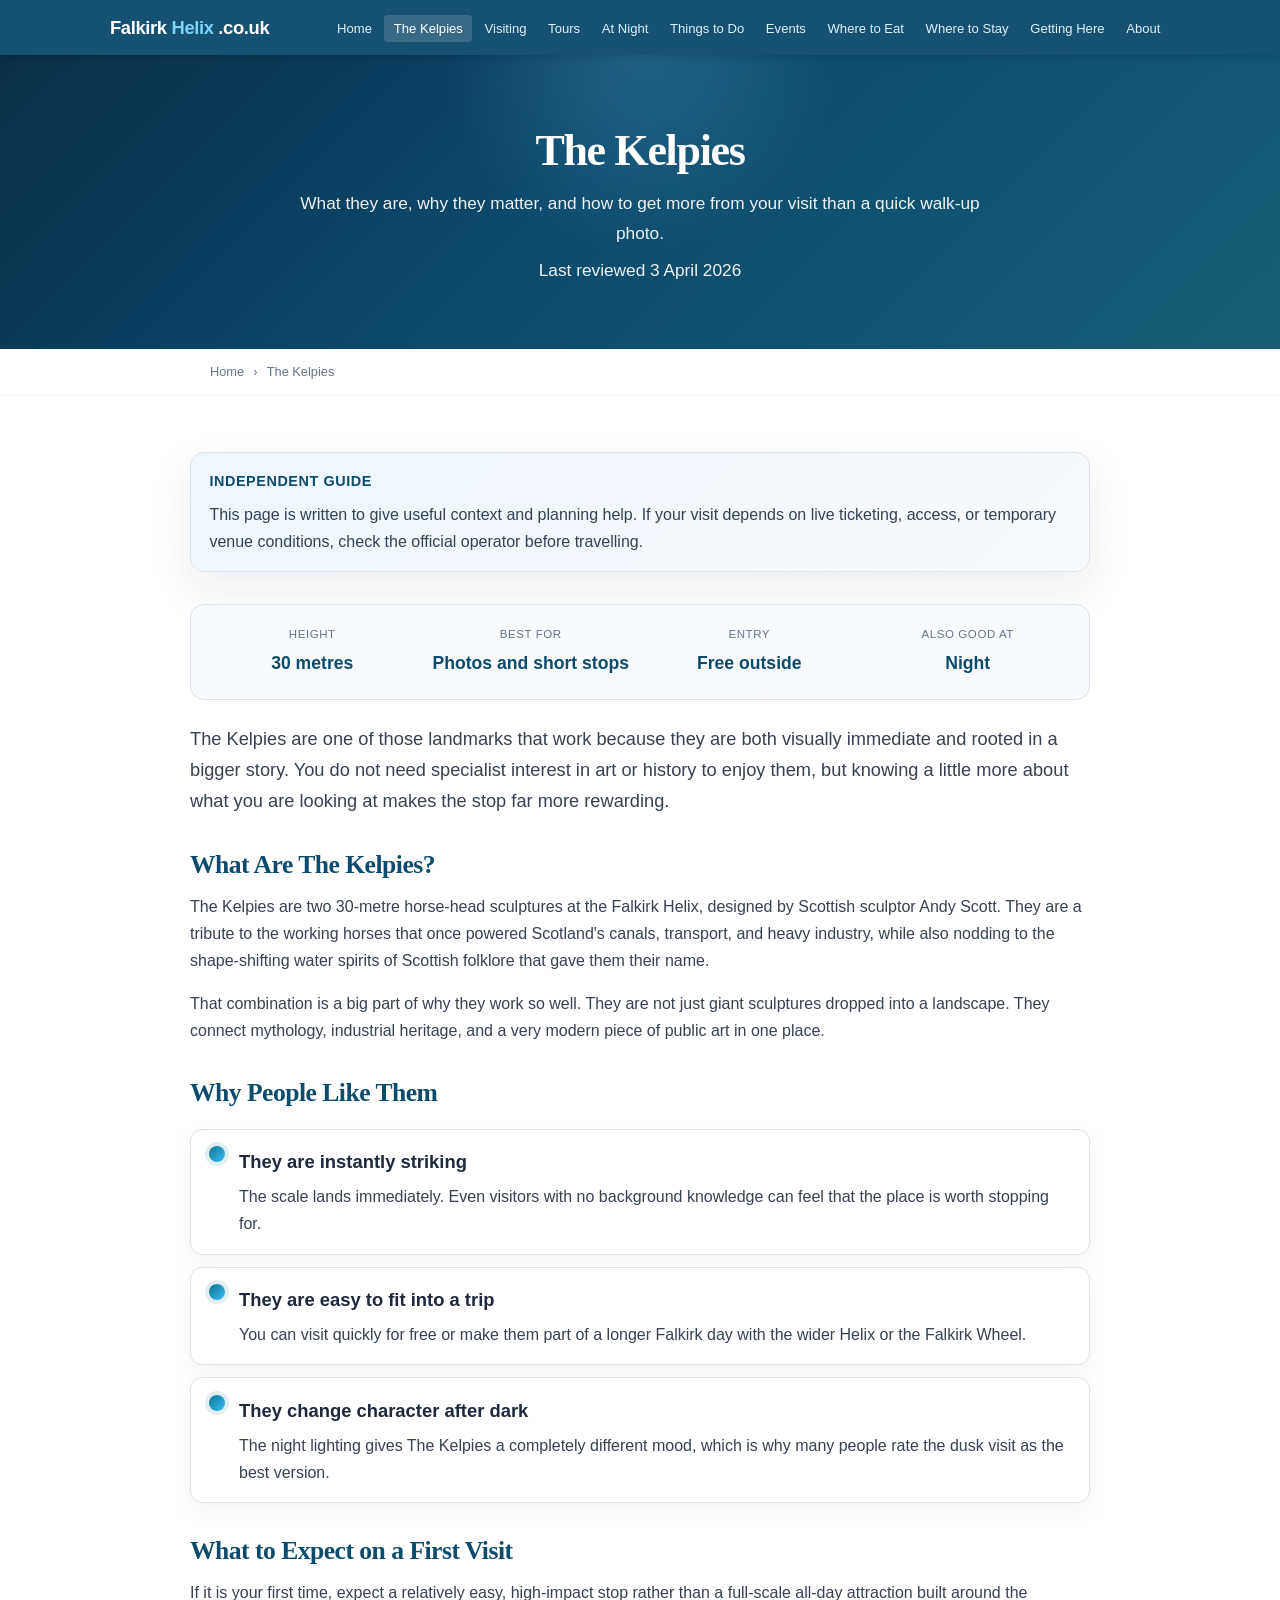
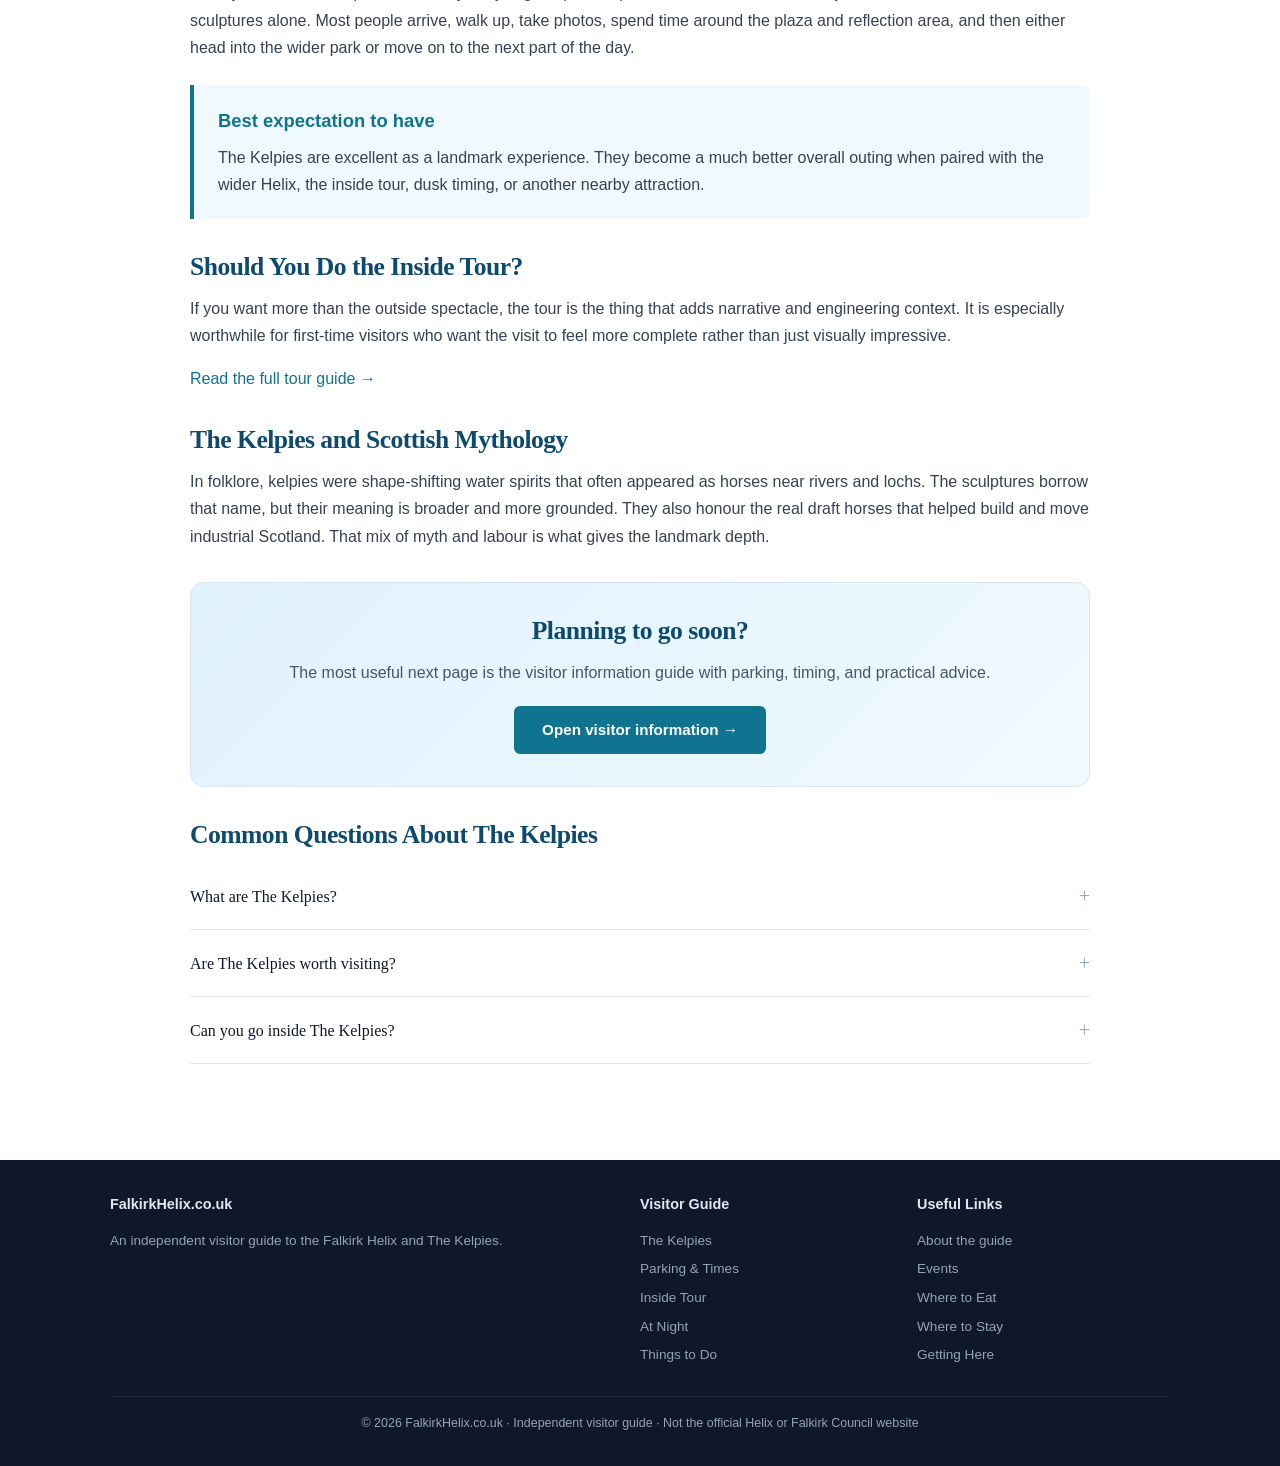
<file: kelpies.html>
<!DOCTYPE html>

<html lang="en-GB">
<head>
<meta charset="utf-8"/>
<meta content="width=device-width,initial-scale=1" name="viewport"/>
<meta content="#0c4a6e" name="theme-color"/>
<link href="favicon.svg" rel="icon" type="image/svg+xml"/>
<link href="favicon.svg" rel="apple-touch-icon"/>
<link href="site.webmanifest" rel="manifest"/>
<link href="https://www.googletagmanager.com" rel="preconnect"/>
<link href="https://www.googletagmanager.com" rel="dns-prefetch"/>
<script async="" src="https://www.googletagmanager.com/gtag/js?id=G-SHTLL2F34W">
</script>
<script src="ga.js">
</script>
<title>
   The Kelpies Falkirk | Scotland's 30m Horse Sculptures | Visit Guide
  </title>
<meta content="Discover The Kelpies: Scotland's iconic 30-metre horse-head sculptures at Falkirk Helix. History, mythology, what to expect on your visit. Free outdoor access, optional inside tour. Plan your stop at Central Scotland's most photographed landmark." name="description"/>
<link href="https://falkirkhelix.co.uk/kelpies.html" rel="canonical"/>
<link href="https://falkirkhelix.co.uk/kelpies.html" hreflang="en-GB" rel="alternate"/>
<link href="https://falkirkhelix.co.uk/kelpies.html" hreflang="x-default" rel="alternate"/>
<meta content="index,follow,max-image-preview:large,max-snippet:-1,max-video-preview:-1" name="robots"/>
<link href="style.css" rel="stylesheet"/>
<link href="sitemap.xml" rel="sitemap" title="Sitemap" type="application/xml"/>
<meta content="The Kelpies in Falkirk | Independent Visitor Guide" property="og:title"/>
<meta content="What The Kelpies are, why they matter, and how to get more from your visit to one of Scotland's best-known landmarks." property="og:description"/>
<meta content="https://falkirkhelix.co.uk/kelpies.html" property="og:url"/>
<meta content="article" property="og:type"/>
<meta content="en_GB" property="og:locale"/>
<meta content="FalkirkHelix.co.uk" property="og:site_name"/>
<meta content="https://falkirkhelix.co.uk/social-preview.png" property="og:image"/>
<meta content="1200" property="og:image:width"/>
<meta content="630" property="og:image:height"/>
<meta content="Falkirk Helix and The Kelpies visitor guide" property="og:image:alt"/>
<meta content="summary_large_image" name="twitter:card"/>
<meta content="https://falkirkhelix.co.uk/social-preview.png" name="twitter:image"/>
<meta content="Falkirk Helix and The Kelpies visitor guide" name="twitter:image:alt"/>
<script type="application/ld+json">{"@context":"https://schema.org","@graph":[{"@type":"BreadcrumbList","itemListElement":[{"@type":"ListItem","position":1,"name":"Home","item":"https://falkirkhelix.co.uk/"},{"@type":"ListItem","position":2,"name":"The Kelpies","item":"https://falkirkhelix.co.uk/kelpies.html"}]},{"@type":"FAQPage","mainEntity":[{"@type":"Question","name":"What are The Kelpies?","acceptedAnswer":{"@type":"Answer","text":"They are two giant horse-head sculptures in Falkirk that combine public art, industrial heritage, and Scottish folklore."}},{"@type":"Question","name":"Are The Kelpies worth visiting?","acceptedAnswer":{"@type":"Answer","text":"Yes. They are one of the easiest high-impact landmarks to visit in Central Scotland, especially if you combine them with the wider Helix or another nearby attraction."}},{"@type":"Question","name":"Can you go inside The Kelpies?","acceptedAnswer":{"@type":"Answer","text":"Yes, on a guided tour. That is the main paid extra that adds story and engineering detail to the visit."}}]}]}</script>
</head>
<body>
<a class="skip-link" href="#main">
   Skip to main content
  </a>
<header class="site-header">
<div class="wide-container">
<a class="site-logo" href="index.html">
     Falkirk
     <span>
      Helix
     </span>
     .co.uk
    </a>
<button aria-expanded="false" aria-label="Toggle navigation" class="nav-toggle">
     ☰
    </button>
<nav id="main-nav">
<ul>
<li>
<a href="index.html">
        Home
       </a>
</li>
<li>
<a aria-current="page" href="kelpies.html">
        The Kelpies
       </a>
</li>
<li>
<a href="visiting.html">
        Visiting
       </a>
</li>
<li>
<a href="tour.html">
        Tours
       </a>
</li>
<li>
<a href="night.html">
        At Night
       </a>
</li>
<li>
<a href="things-to-do.html">
        Things to Do
       </a>
</li>
<li>
<a href="events.html">
        Events
       </a>
</li>
<li>
<a href="eating.html">
        Where to Eat
       </a>
</li>
<li>
<a href="hotels.html">
        Where to Stay
       </a>
</li>
<li>
<a href="getting-here.html">
        Getting Here
       </a>
</li>
<li>
<a href="about.html">
        About
       </a>
</li>
</ul>
</nav>
</div>
</header>
<section class="hero">
<div class="container">
<h1>
     The Kelpies
    </h1>
<p>
     What they are, why they matter, and how to get more from your visit than a quick walk-up photo.
    </p>
<p class="hero-sub">
     Last reviewed 3 April 2026
    </p>
</div>
</section>
<div class="breadcrumbs">
<div class="container">
<a href="index.html">
     Home
    </a>
<span>
     ›
    </span>
    The Kelpies
   </div>
</div>
<main id="main">
<div class="container content">
<div class="trust-box">
<strong>
      Independent guide
     </strong>
<p>
      This page is written to give useful context and planning help. If your visit depends on live ticketing, access, or temporary venue conditions, check the official operator before travelling.
     </p>
</div>
<div class="quick-facts">
<div class="quick-fact">
<span class="label">
       Height
      </span>
<span class="value">
       30 metres
      </span>
</div>
<div class="quick-fact">
<span class="label">
       Best for
      </span>
<span class="value">
       Photos and short stops
      </span>
</div>
<div class="quick-fact">
<span class="label">
       Entry
      </span>
<span class="value">
       Free outside
      </span>
</div>
<div class="quick-fact">
<span class="label">
       Also good at
      </span>
<span class="value">
       Night
      </span>
</div>
</div>
<p class="lede">
     The Kelpies are one of those landmarks that work because they are both visually immediate and rooted in a bigger story. You do not need specialist interest in art or history to enjoy them, but knowing a little more about what you are looking at makes the stop far more rewarding.
    </p>
<h2>
     What Are The Kelpies?
    </h2>
<p>
     The Kelpies are two 30-metre horse-head sculptures at the Falkirk Helix, designed by Scottish sculptor Andy Scott. They are a tribute to the working horses that once powered Scotland's canals, transport, and heavy industry, while also nodding to the shape-shifting water spirits of Scottish folklore that gave them their name.
    </p>
<p>
     That combination is a big part of why they work so well. They are not just giant sculptures dropped into a landscape. They connect mythology, industrial heritage, and a very modern piece of public art in one place.
    </p>
<h2>
     Why People Like Them
    </h2>
<div class="checklist">
<div class="checklist-item">
<h3>
       They are instantly striking
      </h3>
<p>
       The scale lands immediately. Even visitors with no background knowledge can feel that the place is worth stopping for.
      </p>
</div>
<div class="checklist-item">
<h3>
       They are easy to fit into a trip
      </h3>
<p>
       You can visit quickly for free or make them part of a longer Falkirk day with the wider Helix or the Falkirk Wheel.
      </p>
</div>
<div class="checklist-item">
<h3>
       They change character after dark
      </h3>
<p>
       The night lighting gives The Kelpies a completely different mood, which is why many people rate the dusk visit as the best version.
      </p>
</div>
</div>
<h2>
     What to Expect on a First Visit
    </h2>
<p>
     If it is your first time, expect a relatively easy, high-impact stop rather than a full-scale all-day attraction built around the sculptures alone. Most people arrive, walk up, take photos, spend time around the plaza and reflection area, and then either head into the wider park or move on to the next part of the day.
    </p>
<div class="info-box">
<h3>
      Best expectation to have
     </h3>
<p>
      The Kelpies are excellent as a landmark experience. They become a much better overall outing when paired with the wider Helix, the inside tour, dusk timing, or another nearby attraction.
     </p>
</div>
<h2>
     Should You Do the Inside Tour?
    </h2>
<p>
     If you want more than the outside spectacle, the tour is the thing that adds narrative and engineering context. It is especially worthwhile for first-time visitors who want the visit to feel more complete rather than just visually impressive.
    </p>
<p>
<a href="tour.html">
      Read the full tour guide →
     </a>
</p>
<h2>
     The Kelpies and Scottish Mythology
    </h2>
<p>
     In folklore, kelpies were shape-shifting water spirits that often appeared as horses near rivers and lochs. The sculptures borrow that name, but their meaning is broader and more grounded. They also honour the real draft horses that helped build and move industrial Scotland. That mix of myth and labour is what gives the landmark depth.
    </p>
<div class="cta-section">
<h2>
      Planning to go soon?
     </h2>
<p>
      The most useful next page is the visitor information guide with parking, timing, and practical advice.
     </p>
<a class="btn" href="visiting.html">
      Open visitor information →
     </a>
</div>
<section>
<h2>
      Common Questions About The Kelpies
     </h2>
<div class="faq-item">
<button aria-expanded="false" class="faq-q" onclick="toggleFaq(this)" type="button">
       What are The Kelpies?
      </button>
<div class="faq-a">
       They are two giant horse-head sculptures in Falkirk that combine public art, industrial heritage, and Scottish folklore.
      </div>
</div>
<div class="faq-item">
<button aria-expanded="false" class="faq-q" onclick="toggleFaq(this)" type="button">
       Are The Kelpies worth visiting?
      </button>
<div class="faq-a">
       Yes. They are one of the easiest high-impact landmarks to visit in Central Scotland, especially if you combine them with the wider Helix or another nearby attraction.
      </div>
</div>
<div class="faq-item">
<button aria-expanded="false" class="faq-q" onclick="toggleFaq(this)" type="button">
       Can you go inside The Kelpies?
      </button>
<div class="faq-a">
       Yes, on a guided tour. That is the main paid extra that adds story and engineering detail to the visit.
      </div>
</div>
</section>
</div>
</main>
<footer class="site-footer">
<div class="wide-container">
<div class="footer-grid">
<div>
<h3>
       FalkirkHelix.co.uk
      </h3>
<p>
       An independent visitor guide to the Falkirk Helix and The Kelpies.
      </p>
</div>
<div>
<h3>
       Visitor Guide
      </h3>
<ul>
<li>
<a href="kelpies.html">
         The Kelpies
        </a>
</li>
<li>
<a href="visiting.html">
         Parking &amp; Times
        </a>
</li>
<li>
<a href="tour.html">
         Inside Tour
        </a>
</li>
<li>
<a href="night.html">
         At Night
        </a>
</li>
<li>
<a href="things-to-do.html">
         Things to Do
        </a>
</li>
</ul>
</div>
<div>
<h3>
       Useful Links
      </h3>
<ul>
<li>
<a href="about.html">
         About the guide
        </a>
</li>
<li>
<a href="events.html">
         Events
        </a>
</li>
<li>
<a href="eating.html">
         Where to Eat
        </a>
</li>
<li>
<a href="hotels.html">
         Where to Stay
        </a>
</li>
<li>
<a href="getting-here.html">
         Getting Here
        </a>
</li>
</ul>
</div>
</div>
<div class="footer-bottom">
     © 2026 FalkirkHelix.co.uk · Independent visitor guide · Not the official Helix or Falkirk Council website
    </div>
</div>
</footer>
<script src="app.js">
</script>
</body>
</html>
</file>
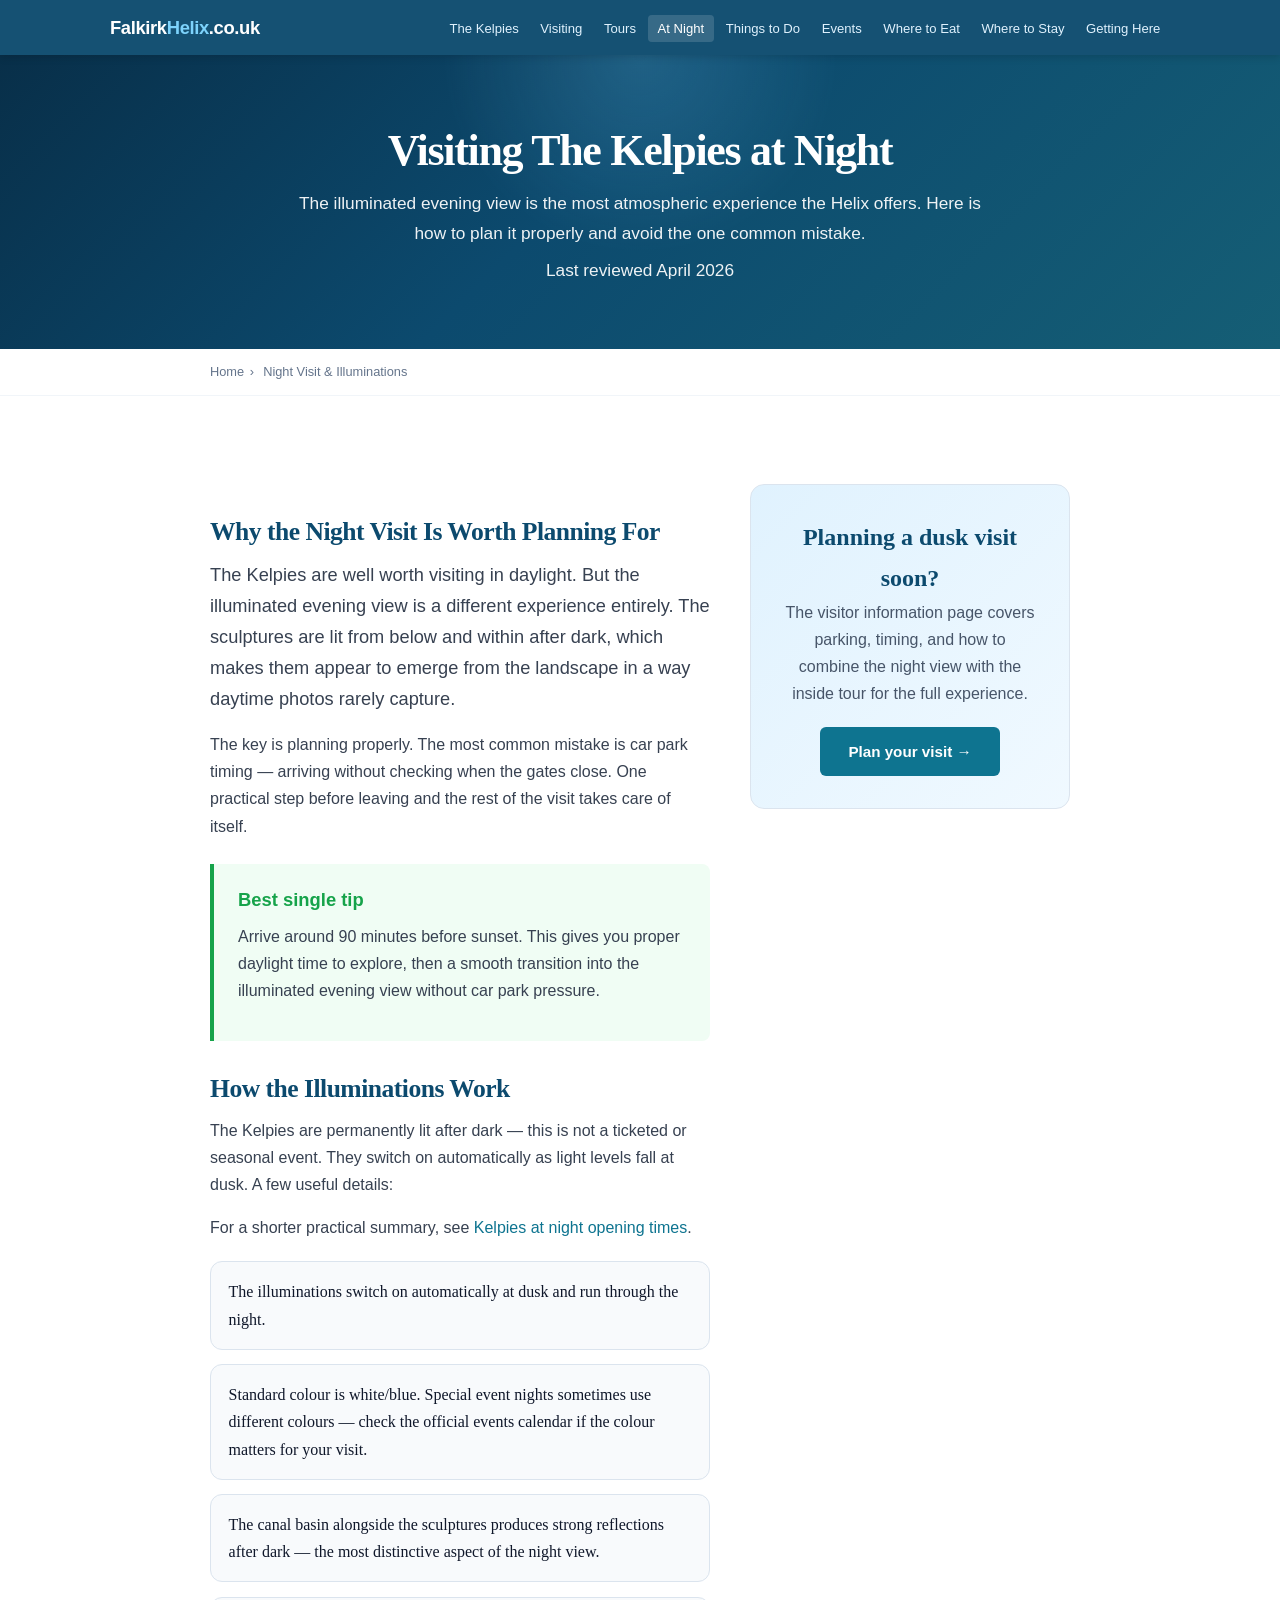
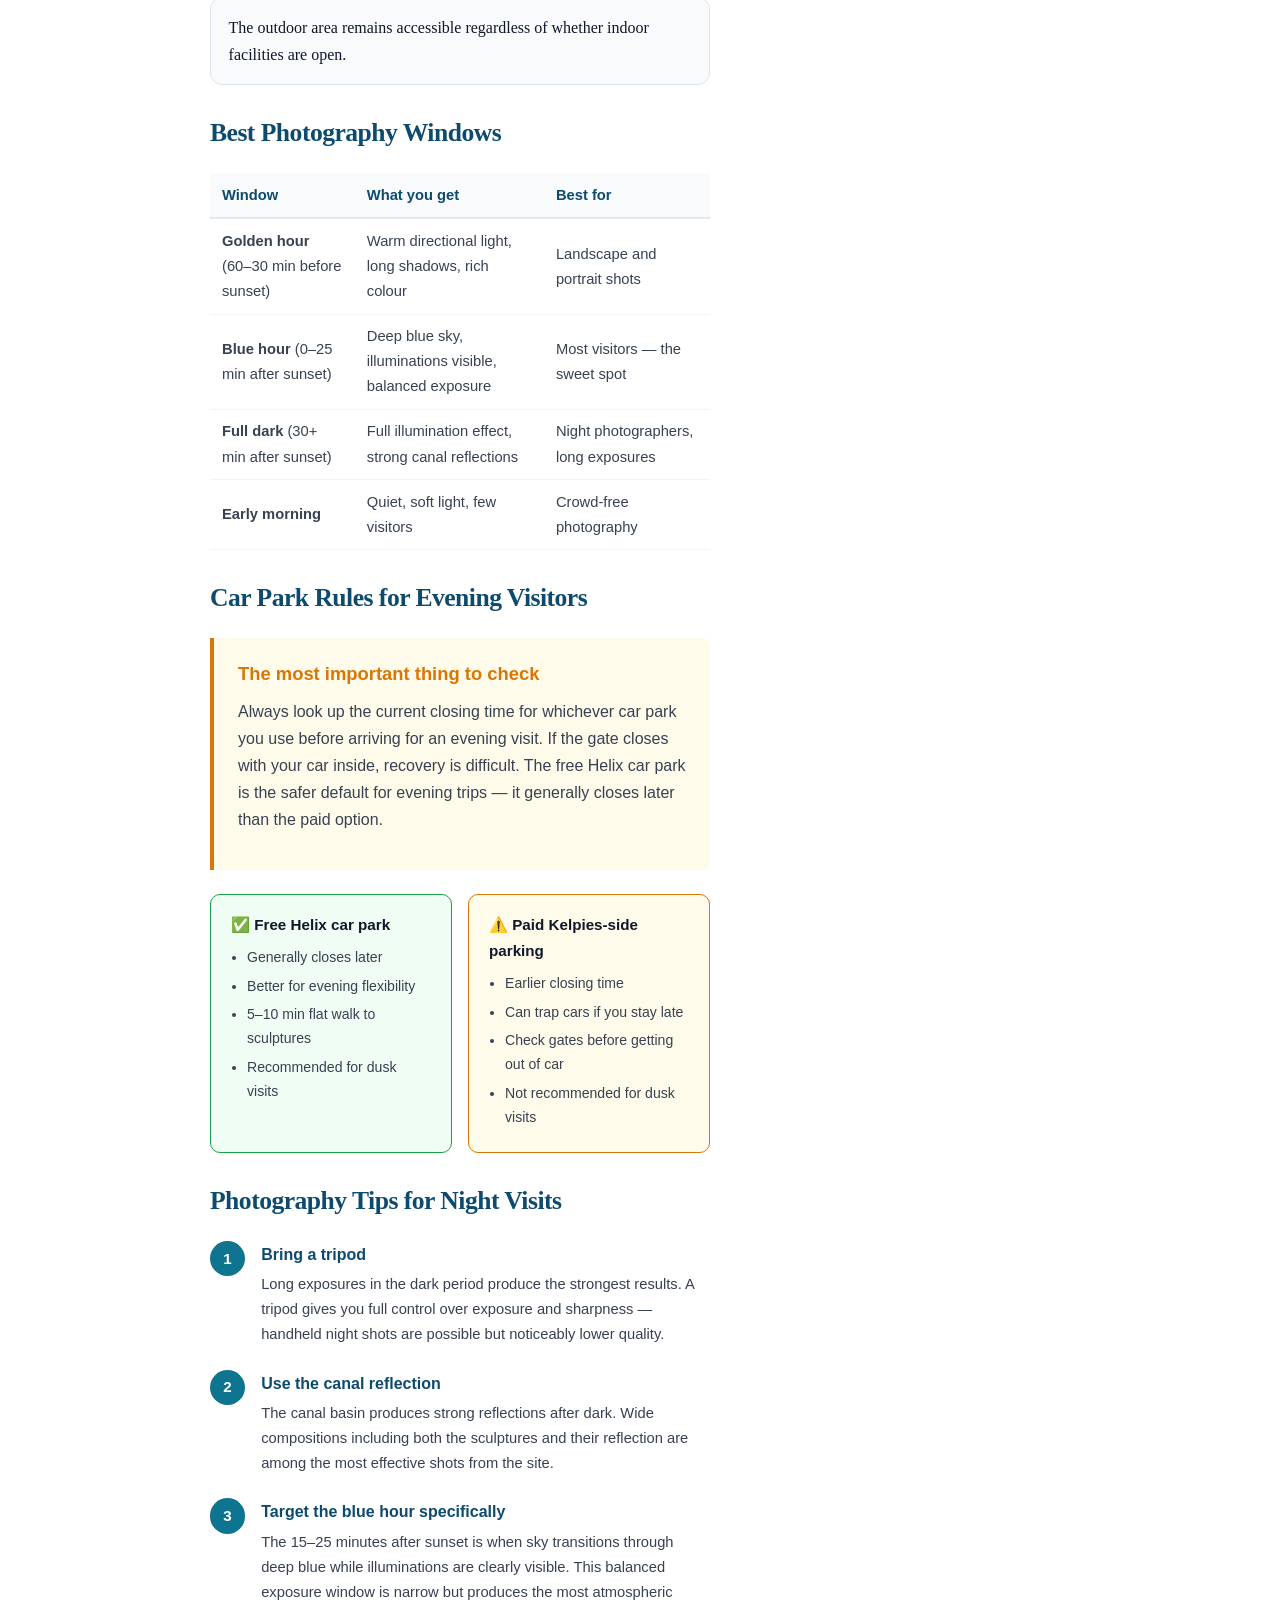
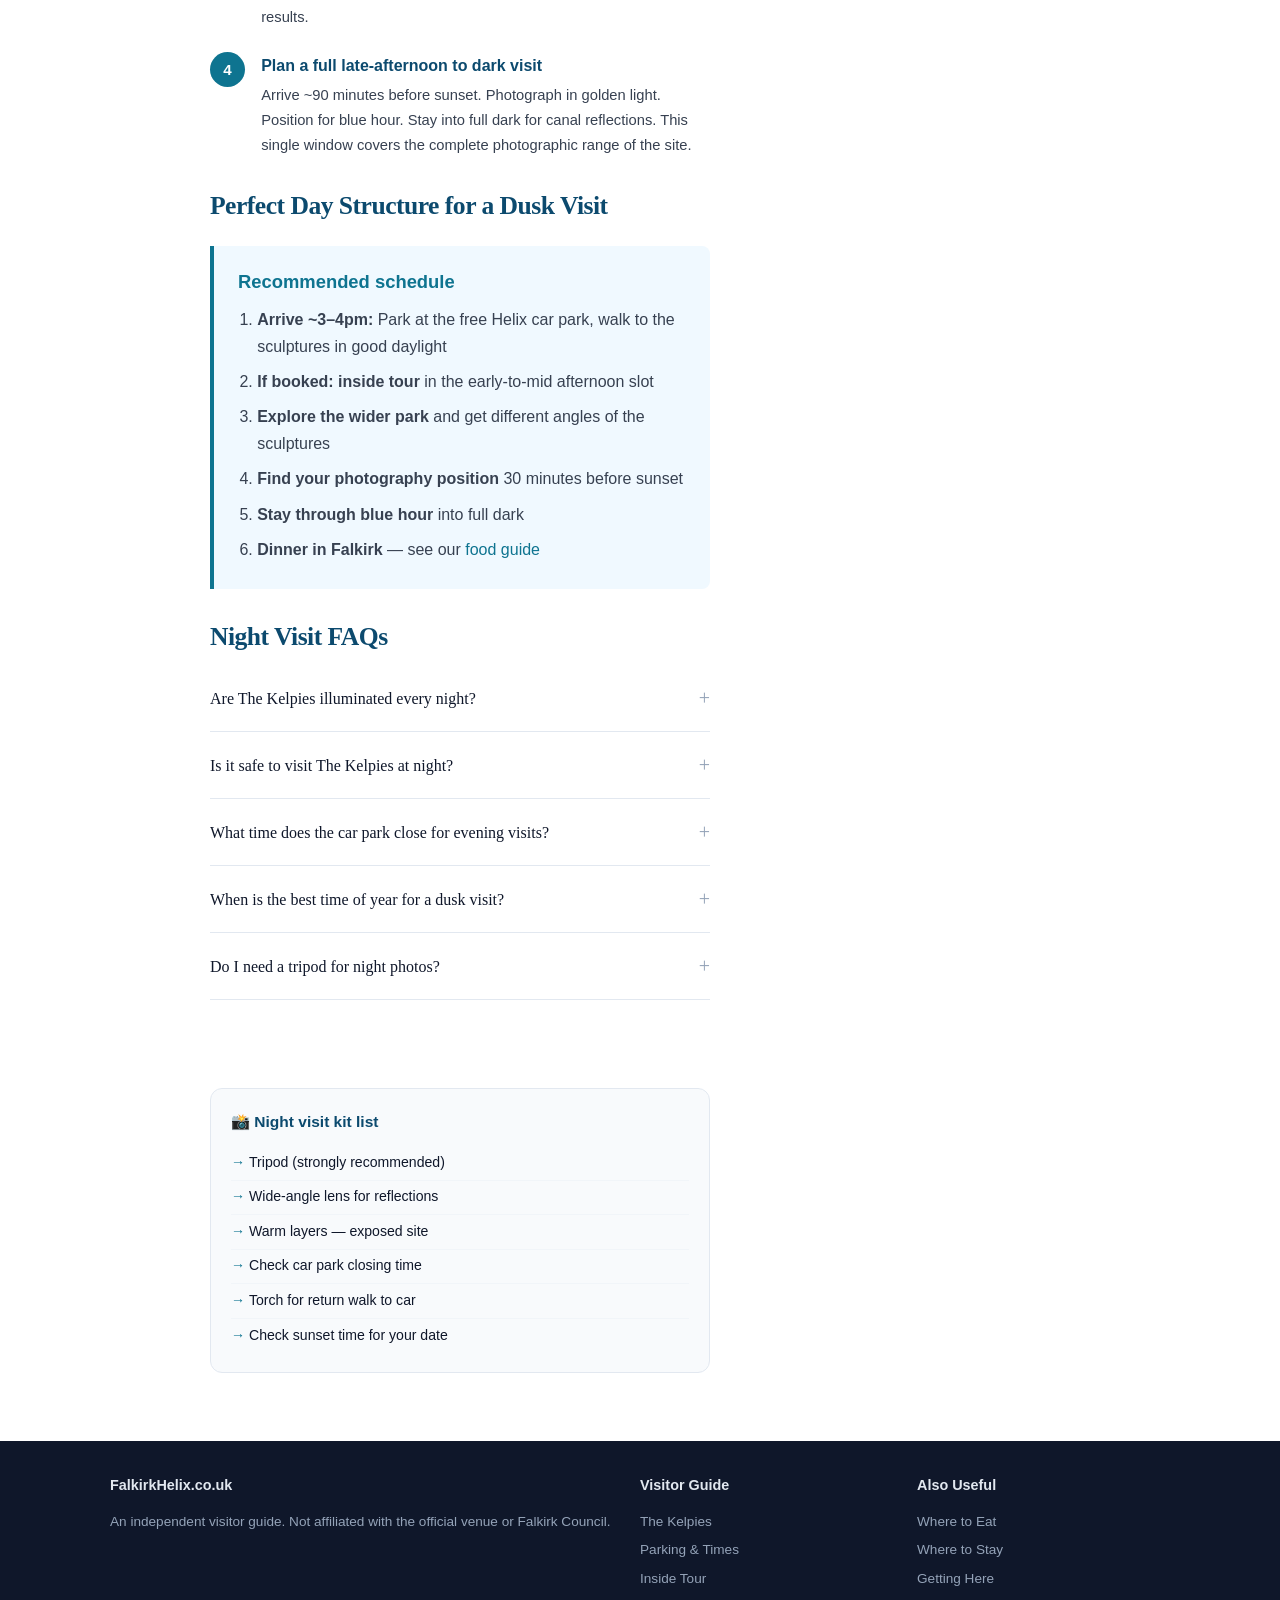
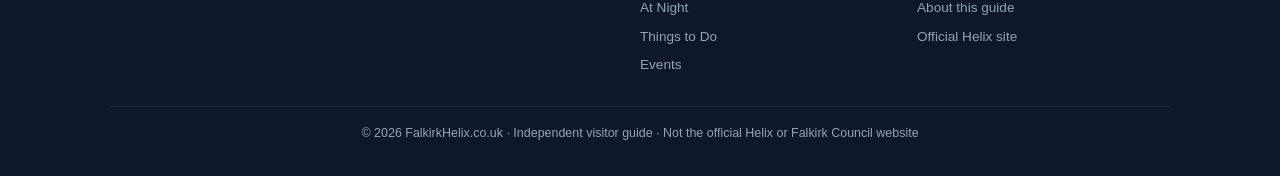
<file: night.html>
<!DOCTYPE html>

<html lang="en-GB">
<head>
<meta charset="utf-8"/>
<meta content="width=device-width,initial-scale=1" name="viewport"/>
<meta content="#0c4a6e" name="theme-color"/>
<link href="favicon.svg" rel="icon" type="image/svg+xml"/>
<link href="favicon.svg" rel="apple-touch-icon"/>
<link href="site.webmanifest" rel="manifest"/>
<link href="https://www.googletagmanager.com" rel="preconnect"/>
<link href="https://www.googletagmanager.com" rel="dns-prefetch"/>
<script async="" src="https://www.googletagmanager.com/gtag/js?id=G-SHTLL2F34W"></script>
<script src="ga.js"></script>
<title>Kelpies at Night | Best Times for Illuminations &amp; Dusk Photography</title>
<meta content="Kelpies night illuminations guide: arrive 90 min before sunset for best experience. Automatic dusk lighting year-round, blue hour ideal for photos. Free Helix car park safer for evening visits. Peak photography window explained." name="description"/>
<link href="https://falkirkhelix.co.uk/night.html" rel="canonical"/>
<link href="https://falkirkhelix.co.uk/night.html" hreflang="en-GB" rel="alternate"/>
<link href="https://falkirkhelix.co.uk/night.html" hreflang="x-default" rel="alternate"/>
<meta content="index,follow,max-image-preview:large,max-snippet:-1,max-video-preview:-1" name="robots"/>
<link href="style.css" rel="stylesheet"/><link href="css/style.css" rel="stylesheet"/>
<link href="sitemap.xml" rel="sitemap" title="Sitemap" type="application/xml"/>
<meta content="Kelpies Night Visit &amp; Illuminations Guide | FalkirkHelix.co.uk" property="og:title"/>
<meta content="Best timing windows, car park rules, and photography advice for a dusk and night visit to The Kelpies and the Falkirk Helix." property="og:description"/>
<meta content="https://falkirkhelix.co.uk/night.html" property="og:url"/>
<meta content="article" property="og:type"/>
<meta content="en_GB" property="og:locale"/>
<meta content="FalkirkHelix.co.uk" property="og:site_name"/>
<meta content="https://falkirkhelix.co.uk/social-preview.png" property="og:image"/>
<meta content="1200" property="og:image:width"/>
<meta content="630" property="og:image:height"/>
<meta content="Falkirk Helix and The Kelpies visitor guide" property="og:image:alt"/>
<meta content="summary_large_image" name="twitter:card"/>
<meta content="https://falkirkhelix.co.uk/social-preview.png" name="twitter:image"/>
<meta content="Falkirk Helix and The Kelpies visitor guide" name="twitter:image:alt"/>
<script type="application/ld+json">{"@context":"https://schema.org","@graph":[{"@type":"BreadcrumbList","itemListElement":[{"@type":"ListItem","position":1,"name":"Home","item":"https://falkirkhelix.co.uk/"},{"@type":"ListItem","position":2,"name":"Night Visit","item":"https://falkirkhelix.co.uk/night.html"}]},{"@type":"FAQPage","mainEntity":[{"@type":"Question","name":"Are The Kelpies illuminated every night?","acceptedAnswer":{"@type":"Answer","text":"Yes. The illuminations are permanent and switch on automatically at dusk year-round. No ticket is needed for the outdoor night view."}},{"@type":"Question","name":"Is it safe to visit The Kelpies at night?","acceptedAnswer":{"@type":"Answer","text":"Yes. The site is well-lit and regularly visited in the evenings. Stay on the main paths and be aware of your surroundings as you would at any outdoor site after dark."}},{"@type":"Question","name":"What time does the car park close for evening visits?","acceptedAnswer":{"@type":"Answer","text":"Closing times vary by car park and season. Always check the current closing time before arriving. The free Helix car park is generally the safer choice for evening visits as it closes later."}},{"@type":"Question","name":"When is the best time of year for a dusk visit?","acceptedAnswer":{"@type":"Answer","text":"Autumn (September\u2013October) often offers the best balance: earlier sunset (8\u20139pm) while still having decent evening temperatures. Summer sunsets are very late which pushes the illuminated window to 10pm+. Spring offers early sunsets but cold conditions."}},{"@type":"Question","name":"Do I need a tripod for night photos?","acceptedAnswer":{"@type":"Answer","text":"Not strictly required, but it makes a significant difference. In the blue hour and full-dark windows, handheld shots need high ISO which introduces grain. For best results, a tripod is strongly recommended."}}]}]}</script>
</head>
<body>
<a class="skip-link" href="#main">Skip to main content</a>
<header class="site-header">
<div class="wide-container">
<a class="site-logo" href="index.html">Falkirk<span>Helix</span>.co.uk</a>
<button aria-expanded="false" aria-label="Toggle navigation" class="nav-toggle">☰</button>
<nav id="main-nav">
<ul>
<li><a href="kelpies.html">The Kelpies</a></li>
<li><a href="visiting.html">Visiting</a></li>
<li><a href="tour.html">Tours</a></li>
<li><a aria-current="page" href="night.html">At Night</a></li>
<li><a href="things-to-do.html">Things to Do</a></li>
<li><a href="events.html">Events</a></li>
<li><a href="eating.html">Where to Eat</a></li>
<li><a href="hotels.html">Where to Stay</a></li>
<li><a href="getting-here.html">Getting Here</a></li>
</ul>
</nav>
</div>
</header>
<section class="hero">
<div class="container">
<h1>Visiting The Kelpies at Night</h1>
<p>The illuminated evening view is the most atmospheric experience the Helix offers. Here is how to plan it properly and avoid the one common mistake.</p>
<p class="hero-sub">Last reviewed April 2026</p>
</div>
</section>
<div class="breadcrumbs">
<div class="container"><a href="index.html">Home</a><span>›</span> Night Visit &amp; Illuminations</div>
</div>
<div class="container" style="text-align:center;padding-top:1.5rem">
</div>
<main id="main">
<div class="two-col-layout container">
<div class="content">
<h2>Why the Night Visit Is Worth Planning For</h2>
<p class="lede">The Kelpies are well worth visiting in daylight. But the illuminated evening view is a different experience entirely. The sculptures are lit from below and within after dark, which makes them appear to emerge from the landscape in a way daytime photos rarely capture.</p>
<p>The key is planning properly. The most common mistake is car park timing — arriving without checking when the gates close. One practical step before leaving and the rest of the visit takes care of itself.</p>
<div class="tip-box">
<h3>Best single tip</h3>
<p>Arrive around 90 minutes before sunset. This gives you proper daylight time to explore, then a smooth transition into the illuminated evening view without car park pressure.</p>
</div>
<h2>How the Illuminations Work</h2>
<p>The Kelpies are permanently lit after dark — this is not a ticketed or seasonal event. They switch on automatically as light levels fall at dusk. A few useful details:</p>
<p>For a shorter practical summary, see <a href="kelpies-night-times.html">Kelpies at night opening times</a>.</p>
<div class="note-list">
<div class="note">The illuminations switch on automatically at dusk and run through the night.</div>
<div class="note">Standard colour is white/blue. Special event nights sometimes use different colours — check the official events calendar if the colour matters for your visit.</div>
<div class="note">The canal basin alongside the sculptures produces strong reflections after dark — the most distinctive aspect of the night view.</div>
<div class="note">The outdoor area remains accessible regardless of whether indoor facilities are open.</div>
</div>
<h2>Best Photography Windows</h2>
<table class="info-table">
<thead><tr><th>Window</th><th>What you get</th><th>Best for</th></tr></thead>
<tbody>
<tr><td><strong>Golden hour</strong> (60–30 min before sunset)</td><td>Warm directional light, long shadows, rich colour</td><td>Landscape and portrait shots</td></tr>
<tr><td><strong>Blue hour</strong> (0–25 min after sunset)</td><td>Deep blue sky, illuminations visible, balanced exposure</td><td>Most visitors — the sweet spot</td></tr>
<tr><td><strong>Full dark</strong> (30+ min after sunset)</td><td>Full illumination effect, strong canal reflections</td><td>Night photographers, long exposures</td></tr>
<tr><td><strong>Early morning</strong></td><td>Quiet, soft light, few visitors</td><td>Crowd-free photography</td></tr>
</tbody>
</table>
<h2>Car Park Rules for Evening Visitors</h2>
<div class="warn-box">
<h3>The most important thing to check</h3>
<p>Always look up the current closing time for whichever car park you use before arriving for an evening visit. If the gate closes with your car inside, recovery is difficult. The free Helix car park is the safer default for evening trips — it generally closes later than the paid option.</p>
</div>
<div class="compare-grid">
<div class="compare-cell compare-cell--yes">
<h4>✅ Free Helix car park</h4>
<ul>
<li>Generally closes later</li>
<li>Better for evening flexibility</li>
<li>5–10 min flat walk to sculptures</li>
<li>Recommended for dusk visits</li>
</ul>
</div>
<div class="compare-cell compare-cell--warn">
<h4>⚠️ Paid Kelpies-side parking</h4>
<ul>
<li>Earlier closing time</li>
<li>Can trap cars if you stay late</li>
<li>Check gates before getting out of car</li>
<li>Not recommended for dusk visits</li>
</ul>
</div>
</div>
<h2>Photography Tips for Night Visits</h2>
<div class="steps">
<div class="step">
<div class="step__num">1</div>
<div class="step__body">
<h4>Bring a tripod</h4>
<p>Long exposures in the dark period produce the strongest results. A tripod gives you full control over exposure and sharpness — handheld night shots are possible but noticeably lower quality.</p>
</div>
</div>
<div class="step">
<div class="step__num">2</div>
<div class="step__body">
<h4>Use the canal reflection</h4>
<p>The canal basin produces strong reflections after dark. Wide compositions including both the sculptures and their reflection are among the most effective shots from the site.</p>
</div>
</div>
<div class="step">
<div class="step__num">3</div>
<div class="step__body">
<h4>Target the blue hour specifically</h4>
<p>The 15–25 minutes after sunset is when sky transitions through deep blue while illuminations are clearly visible. This balanced exposure window is narrow but produces the most atmospheric results.</p>
</div>
</div>
<div class="step">
<div class="step__num">4</div>
<div class="step__body">
<h4>Plan a full late-afternoon to dark visit</h4>
<p>Arrive ~90 minutes before sunset. Photograph in golden light. Position for blue hour. Stay into full dark for canal reflections. This single window covers the complete photographic range of the site.</p>
</div>
</div>
</div>
<h2>Perfect Day Structure for a Dusk Visit</h2>
<div class="info-box">
<h3>Recommended schedule</h3>
<ol style="margin:0 0 0 1.2rem">
<li style="margin-bottom:.5rem"><strong>Arrive ~3–4pm:</strong> Park at the free Helix car park, walk to the sculptures in good daylight</li>
<li style="margin-bottom:.5rem"><strong>If booked: inside tour</strong> in the early-to-mid afternoon slot</li>
<li style="margin-bottom:.5rem"><strong>Explore the wider park</strong> and get different angles of the sculptures</li>
<li style="margin-bottom:.5rem"><strong>Find your photography position</strong> 30 minutes before sunset</li>
<li style="margin-bottom:.5rem"><strong>Stay through blue hour</strong> into full dark</li>
<li><strong>Dinner in Falkirk</strong> — see our <a href="eating.html">food guide</a></li>
</ol>
</div>
<h2>Night Visit FAQs</h2>
<div class="faq-item">
<button aria-expanded="false" class="faq-q" onclick="toggleFaq(this)" type="button">Are The Kelpies illuminated every night?</button>
<div class="faq-a">Yes. The illuminations are permanent and switch on automatically at dusk year-round. No ticket is needed for the outdoor night view.</div>
</div>
<div class="faq-item">
<button aria-expanded="false" class="faq-q" onclick="toggleFaq(this)" type="button">Is it safe to visit The Kelpies at night?</button>
<div class="faq-a">Yes. The site is well-lit and regularly visited in the evenings. Stay on the main paths and be aware of your surroundings as you would at any outdoor site after dark.</div>
</div>
<div class="faq-item">
<button aria-expanded="false" class="faq-q" onclick="toggleFaq(this)" type="button">What time does the car park close for evening visits?</button>
<div class="faq-a">Closing times vary by car park and season. Always check the current closing time before arriving. The free Helix car park is generally the safer choice for evening visits as it closes later.</div>
</div>
<div class="faq-item">
<button aria-expanded="false" class="faq-q" onclick="toggleFaq(this)" type="button">When is the best time of year for a dusk visit?</button>
<div class="faq-a">Autumn (September–October) often offers the best balance: earlier sunset (8–9pm) while still having decent evening temperatures. Summer sunsets are very late which pushes the illuminated window to 10pm+. Spring offers early sunsets but cold conditions.</div>
</div>
<div class="faq-item">
<button aria-expanded="false" class="faq-q" onclick="toggleFaq(this)" type="button">Do I need a tripod for night photos?</button>
<div class="faq-a">Not strictly required, but it makes a significant difference. In the blue hour and full-dark windows, handheld shots need high ISO which introduces grain. For best results, a tripod is strongly recommended.</div>
</div>
</div>
<div class="cta-section">
<h2>Planning a dusk visit soon?</h2>
<p>The visitor information page covers parking, timing, and how to combine the night view with the inside tour for the full experience.</p>
<a class="btn" href="visiting.html">Plan your visit →</a>
</div>
<section>
<div class="sidebar-sticky">
<div class="sidebar-box" style="margin-top:0">
<h4>📸 Night visit kit list</h4>
<ul>
<li>Tripod (strongly recommended)</li>
<li>Wide-angle lens for reflections</li>
<li>Warm layers — exposed site</li>
<li>Check car park closing time</li>
<li>Torch for return walk to car</li>
<li>Check sunset time for your date</li>
</ul>
</div>
</div>
</aside>
</div>
</main>
<footer class="site-footer">
<div class="wide-container">
<div class="footer-grid">
<div>
<h3>FalkirkHelix.co.uk</h3>
<p>An independent visitor guide. Not affiliated with the official venue or Falkirk Council.</p>
</div>
<div>
<h3>Visitor Guide</h3>
<ul>
<li><a href="kelpies.html">The Kelpies</a></li>
<li><a href="visiting.html">Parking &amp; Times</a></li>
<li><a href="tour.html">Inside Tour</a></li>
<li><a href="night.html">At Night</a></li>
<li><a href="things-to-do.html">Things to Do</a></li>
<li><a href="events.html">Events</a></li>
</ul>
</div>
<div>
<h3>Also Useful</h3>
<ul>
<li><a href="eating.html">Where to Eat</a></li>
<li><a href="hotels.html">Where to Stay</a></li>
<li><a href="getting-here.html">Getting Here</a></li>
<li><a href="about.html">About this guide</a></li>
<li><a href="https://www.thehelix.co.uk" rel="noopener" target="_blank">Official Helix site</a></li>
</ul>
</div>
</div>
<div class="footer-bottom">
      © 2026 FalkirkHelix.co.uk · Independent visitor guide · Not the official Helix or Falkirk Council website
      
</div>
</div>
</footer>
<script src="app.js"></script>
</body>
</html>
</file>
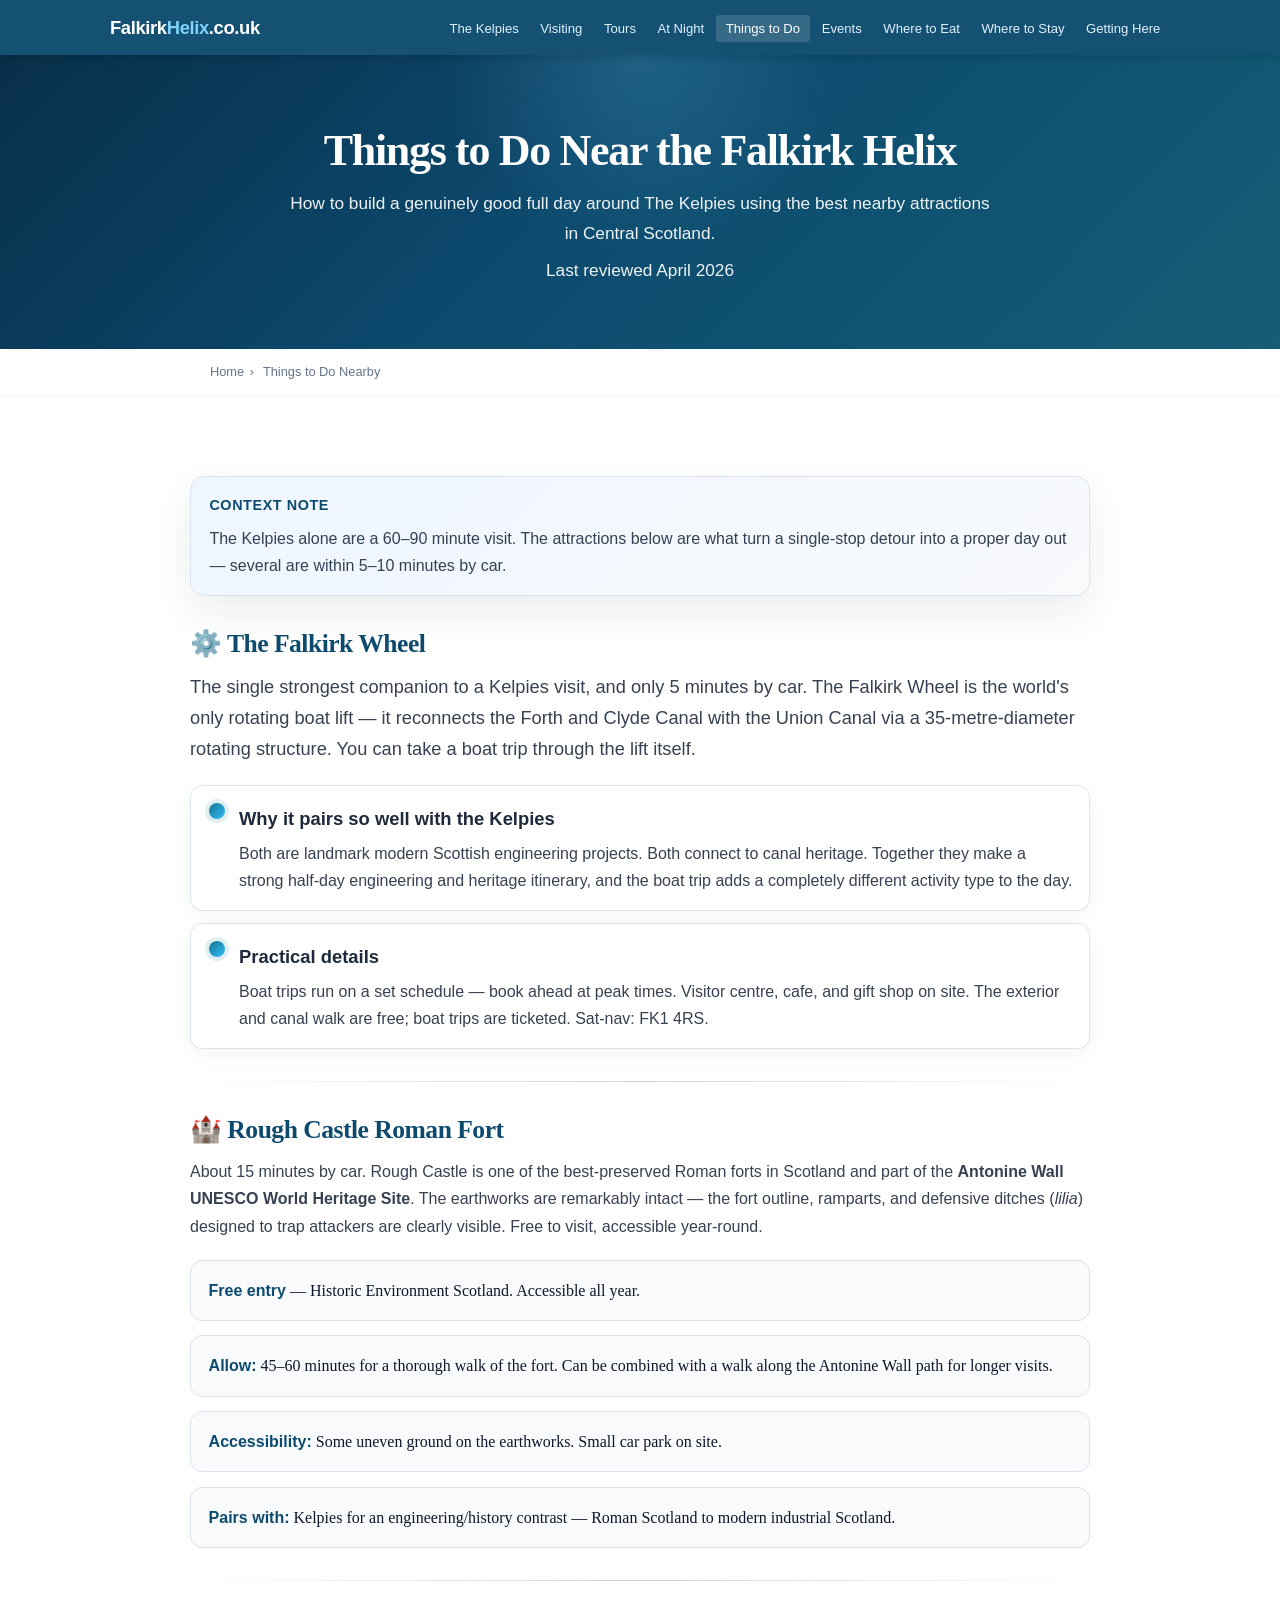
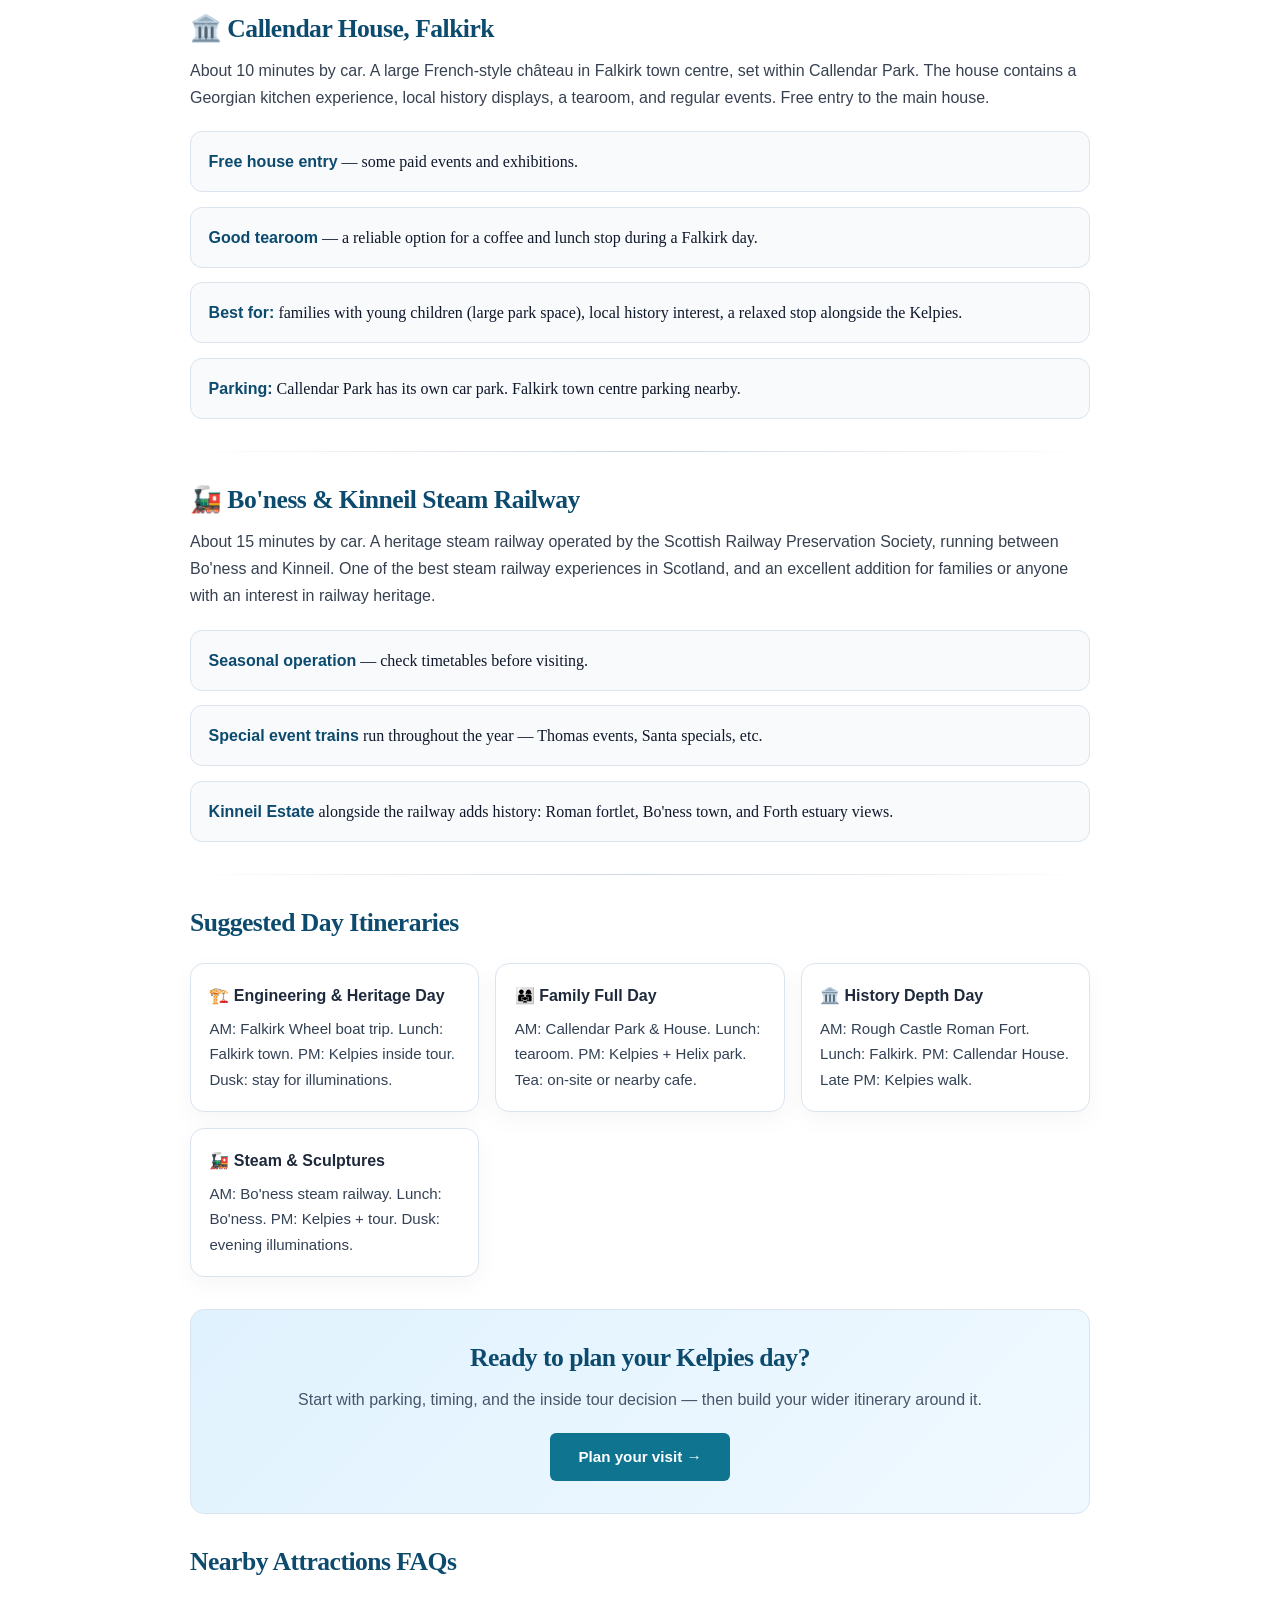
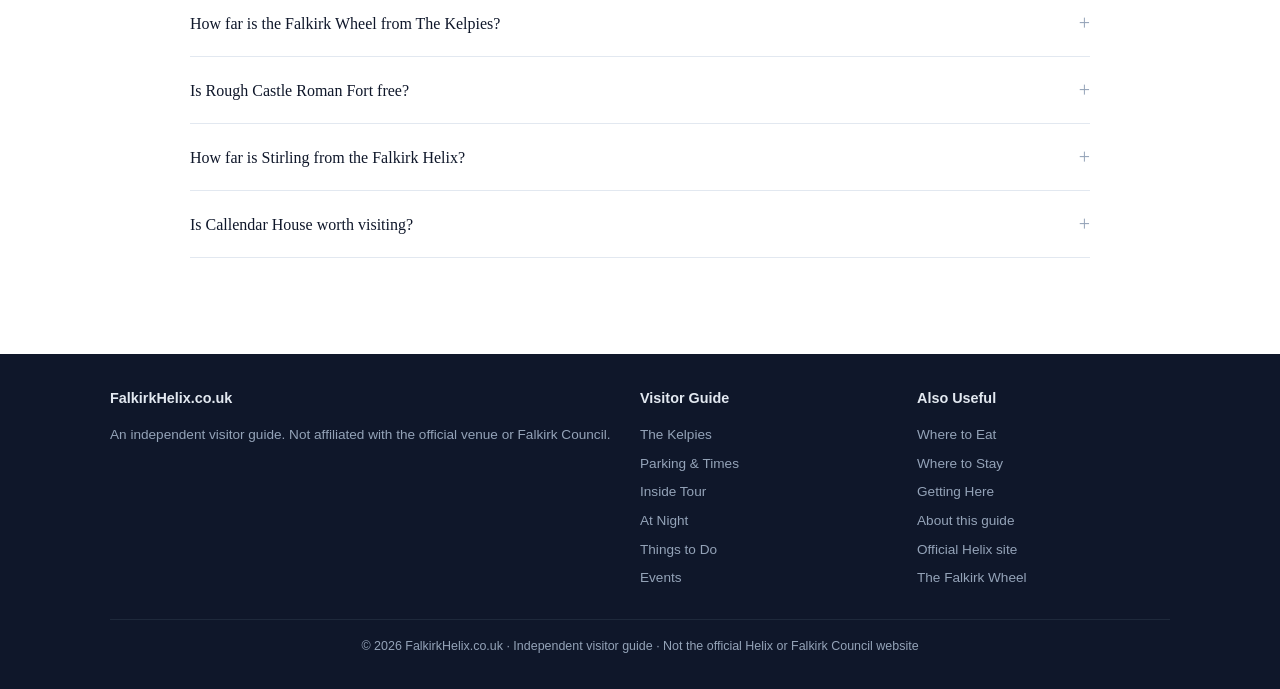
<file: things-to-do.html>
<!DOCTYPE html>

<html lang="en-GB">
<head>
<meta charset="utf-8"/>
<meta content="width=device-width,initial-scale=1" name="viewport"/>
<meta content="#0c4a6e" name="theme-color"/>
<link href="favicon.svg" rel="icon" type="image/svg+xml"/>
<link href="favicon.svg" rel="apple-touch-icon"/>
<link href="site.webmanifest" rel="manifest"/>
<link href="https://www.googletagmanager.com" rel="preconnect"/>
<link href="https://www.googletagmanager.com" rel="dns-prefetch"/>
<script async="" src="https://www.googletagmanager.com/gtag/js?id=G-SHTLL2F34W"></script>
<script src="ga.js"></script>
<title>Things to Do Near Kelpies | Falkirk Wheel, Stirling, Day Trips</title>
<meta content="Build a full day around The Kelpies: Falkirk Wheel (5 min drive, world's only rotating boat lift), Rough Castle Roman Fort, Callendar House, Bo'ness Steam Railway. Combine attractions for the perfect Central Scotland itinerary." name="description"/>
<link href="https://falkirkhelix.co.uk/things-to-do.html" rel="canonical"/>
<link href="https://falkirkhelix.co.uk/things-to-do.html" hreflang="en-GB" rel="alternate"/>
<link href="https://falkirkhelix.co.uk/things-to-do.html" hreflang="x-default" rel="alternate"/>
<meta content="index,follow,max-image-preview:large,max-snippet:-1,max-video-preview:-1" name="robots"/>
<link href="style.css" rel="stylesheet"/>
<link href="sitemap.xml" rel="sitemap" title="Sitemap" type="application/xml"/>
<meta content="Things to Do Near the Falkirk Helix | Best Nearby Attractions" property="og:title"/>
<meta content="Falkirk Wheel, Rough Castle, Callendar House and more. How to build a great full day in Central Scotland around a visit to The Kelpies." property="og:description"/>
<meta content="https://falkirkhelix.co.uk/things-to-do.html" property="og:url"/>
<meta content="article" property="og:type"/>
<meta content="en_GB" property="og:locale"/>
<meta content="FalkirkHelix.co.uk" property="og:site_name"/>
<meta content="https://falkirkhelix.co.uk/social-preview.png" property="og:image"/>
<meta content="1200" property="og:image:width"/>
<meta content="630" property="og:image:height"/>
<meta content="Falkirk Helix and The Kelpies visitor guide" property="og:image:alt"/>
<meta content="summary_large_image" name="twitter:card"/>
<meta content="https://falkirkhelix.co.uk/social-preview.png" name="twitter:image"/>
<meta content="Falkirk Helix and The Kelpies visitor guide" name="twitter:image:alt"/>
<script type="application/ld+json">{"@context":"https://schema.org","@graph":[{"@type":"BreadcrumbList","itemListElement":[{"@type":"ListItem","position":1,"name":"Home","item":"https://falkirkhelix.co.uk/"},{"@type":"ListItem","position":2,"name":"Things to Do","item":"https://falkirkhelix.co.uk/things-to-do.html"}]},{"@type":"FAQPage","mainEntity":[{"@type":"Question","name":"How far is the Falkirk Wheel from The Kelpies?","acceptedAnswer":{"@type":"Answer","text":"About 3\u20134 miles by road \u2014 typically 5\u201310 minutes by car. Close enough to combine easily in a single half-day visit, which many visitors do."}},{"@type":"Question","name":"Is Rough Castle Roman Fort free?","acceptedAnswer":{"@type":"Answer","text":"Yes. It is a Historic Environment Scotland property, free to visit year-round. There is a small car park nearby. Some terrain is uneven so walking shoes are recommended."}},{"@type":"Question","name":"How far is Stirling from the Falkirk Helix?","acceptedAnswer":{"@type":"Answer","text":"About 12\u201315 miles, typically 25\u201330 minutes by car. Stirling Castle, the Wallace Monument, and Bannockburn are all within easy reach \u2014 making Stirling a natural addition to a Central Scotland itinerary that includes Falkirk."}},{"@type":"Question","name":"Is Callendar House worth visiting?","acceptedAnswer":{"@type":"Answer","text":"Yes, particularly for families or if you enjoy local history. Entry is free and the park is a relaxed outdoor space. Best combined with the Kelpies as part of a wider Falkirk day."}}]}]}</script>
</head>
<body>
<a class="skip-link" href="#main">Skip to main content</a>
<header class="site-header">
<div class="wide-container">
<a class="site-logo" href="index.html">Falkirk<span>Helix</span>.co.uk</a>
<button aria-expanded="false" aria-label="Toggle navigation" class="nav-toggle">☰</button>
<nav id="main-nav">
<ul>
<li><a href="kelpies.html">The Kelpies</a></li>
<li><a href="visiting.html">Visiting</a></li>
<li><a href="tour.html">Tours</a></li>
<li><a href="night.html">At Night</a></li>
<li><a aria-current="page" href="things-to-do.html">Things to Do</a></li>
<li><a href="events.html">Events</a></li>
<li><a href="eating.html">Where to Eat</a></li>
<li><a href="hotels.html">Where to Stay</a></li>
<li><a href="getting-here.html">Getting Here</a></li>
</ul>
</nav>
</div>
</header>
<section class="hero">
<div class="container">
<h1>Things to Do Near the Falkirk Helix</h1>
<p>How to build a genuinely good full day around The Kelpies using the best nearby attractions in Central Scotland.</p>
<p class="hero-sub">Last reviewed April 2026</p>
</div>
</section>
<div class="breadcrumbs">
<div class="container"><a href="index.html">Home</a><span>›</span> Things to Do Nearby</div>
</div>
<div class="container" style="text-align:center;padding-top:1.5rem">
</div>
<main id="main">
<div class="container content">
<div class="trust-box">
<strong>Context note</strong>
<p>The Kelpies alone are a 60–90 minute visit. The attractions below are what turn a single-stop detour into a proper day out — several are within 5–10 minutes by car.</p>
</div>
<h2>⚙️ The Falkirk Wheel</h2>
<p class="lede">The single strongest companion to a Kelpies visit, and only 5 minutes by car. The Falkirk Wheel is the world's only rotating boat lift — it reconnects the Forth and Clyde Canal with the Union Canal via a 35-metre-diameter rotating structure. You can take a boat trip through the lift itself.</p>
<div class="checklist">
<div class="checklist-item">
<h3>Why it pairs so well with the Kelpies</h3>
<p>Both are landmark modern Scottish engineering projects. Both connect to canal heritage. Together they make a strong half-day engineering and heritage itinerary, and the boat trip adds a completely different activity type to the day.</p>
</div>
<div class="checklist-item">
<h3>Practical details</h3>
<p>Boat trips run on a set schedule — book ahead at peak times. Visitor centre, cafe, and gift shop on site. The exterior and canal walk are free; boat trips are ticketed. Sat-nav: FK1 4RS.</p>
</div>
</div>
<div class="page-divider"></div>
<h2>🏰 Rough Castle Roman Fort</h2>
<p>About 15 minutes by car. Rough Castle is one of the best-preserved Roman forts in Scotland and part of the <strong>Antonine Wall UNESCO World Heritage Site</strong>. The earthworks are remarkably intact — the fort outline, ramparts, and defensive ditches (<em>lilia</em>) designed to trap attackers are clearly visible. Free to visit, accessible year-round.</p>
<div class="note-list">
<div class="note"><strong>Free entry</strong> — Historic Environment Scotland. Accessible all year.</div>
<div class="note"><strong>Allow:</strong> 45–60 minutes for a thorough walk of the fort. Can be combined with a walk along the Antonine Wall path for longer visits.</div>
<div class="note"><strong>Accessibility:</strong> Some uneven ground on the earthworks. Small car park on site.</div>
<div class="note"><strong>Pairs with:</strong> Kelpies for an engineering/history contrast — Roman Scotland to modern industrial Scotland.</div>
</div>
<div class="page-divider"></div>
<h2>🏛️ Callendar House, Falkirk</h2>
<p>About 10 minutes by car. A large French-style château in Falkirk town centre, set within Callendar Park. The house contains a Georgian kitchen experience, local history displays, a tearoom, and regular events. Free entry to the main house.</p>
<div class="note-list">
<div class="note"><strong>Free house entry</strong> — some paid events and exhibitions.</div>
<div class="note"><strong>Good tearoom</strong> — a reliable option for a coffee and lunch stop during a Falkirk day.</div>
<div class="note"><strong>Best for:</strong> families with young children (large park space), local history interest, a relaxed stop alongside the Kelpies.</div>
<div class="note"><strong>Parking:</strong> Callendar Park has its own car park. Falkirk town centre parking nearby.</div>
</div>
<div class="page-divider"></div>
<h2>🚂 Bo'ness &amp; Kinneil Steam Railway</h2>
<p>About 15 minutes by car. A heritage steam railway operated by the Scottish Railway Preservation Society, running between Bo'ness and Kinneil. One of the best steam railway experiences in Scotland, and an excellent addition for families or anyone with an interest in railway heritage.</p>
<div class="note-list">
<div class="note"><strong>Seasonal operation</strong> — check timetables before visiting.</div>
<div class="note"><strong>Special event trains</strong> run throughout the year — Thomas events, Santa specials, etc.</div>
<div class="note"><strong>Kinneil Estate</strong> alongside the railway adds history: Roman fortlet, Bo'ness town, and Forth estuary views.</div>
</div>
<div class="page-divider"></div>
<h2>Suggested Day Itineraries</h2>
<div class="mini-grid">
<div class="mini-card">
<h3>🏗️ Engineering &amp; Heritage Day</h3>
<p>AM: Falkirk Wheel boat trip. Lunch: Falkirk town. PM: Kelpies inside tour. Dusk: stay for illuminations.</p>
</div>
<div class="mini-card">
<h3>👨‍👩‍👧 Family Full Day</h3>
<p>AM: Callendar Park &amp; House. Lunch: tearoom. PM: Kelpies + Helix park. Tea: on-site or nearby cafe.</p>
</div>
<div class="mini-card">
<h3>🏛️ History Depth Day</h3>
<p>AM: Rough Castle Roman Fort. Lunch: Falkirk. PM: Callendar House. Late PM: Kelpies walk.</p>
</div>
<div class="mini-card">
<h3>🚂 Steam &amp; Sculptures</h3>
<p>AM: Bo'ness steam railway. Lunch: Bo'ness. PM: Kelpies + tour. Dusk: evening illuminations.</p>
</div>
</div>
<div class="cta-section">
<h2>Ready to plan your Kelpies day?</h2>
<p>Start with parking, timing, and the inside tour decision — then build your wider itinerary around it.</p>
<a class="btn" href="visiting.html">Plan your visit →</a>
</div>
<h2>Nearby Attractions FAQs</h2>
<div class="faq-item">
<button aria-expanded="false" class="faq-q" onclick="toggleFaq(this)" type="button">How far is the Falkirk Wheel from The Kelpies?</button>
<div class="faq-a">About 3–4 miles by road — typically 5–10 minutes by car. Close enough to combine easily in a single half-day visit, which many visitors do.</div>
</div>
<div class="faq-item">
<button aria-expanded="false" class="faq-q" onclick="toggleFaq(this)" type="button">Is Rough Castle Roman Fort free?</button>
<div class="faq-a">Yes. It is a Historic Environment Scotland property, free to visit year-round. There is a small car park nearby. Some terrain is uneven so walking shoes are recommended.</div>
</div>
<div class="faq-item">
<button aria-expanded="false" class="faq-q" onclick="toggleFaq(this)" type="button">How far is Stirling from the Falkirk Helix?</button>
<div class="faq-a">About 12–15 miles, typically 25–30 minutes by car. Stirling Castle, the Wallace Monument, and Bannockburn are all within easy reach — making Stirling a natural addition to a Central Scotland itinerary that includes Falkirk.</div>
</div>
<div class="faq-item">
<button aria-expanded="false" class="faq-q" onclick="toggleFaq(this)" type="button">Is Callendar House worth visiting?</button>
<div class="faq-a">Yes, particularly for families or if you enjoy local history. Entry is free and the park is a relaxed outdoor space. Best combined with the Kelpies as part of a wider Falkirk day.</div>
</div>
</div>
</main>
<footer class="site-footer">
<div class="wide-container">
<div class="footer-grid">
<div>
<h3>FalkirkHelix.co.uk</h3>
<p>An independent visitor guide. Not affiliated with the official venue or Falkirk Council.</p>
</div>
<div>
<h3>Visitor Guide</h3>
<ul>
<li><a href="kelpies.html">The Kelpies</a></li>
<li><a href="visiting.html">Parking &amp; Times</a></li>
<li><a href="tour.html">Inside Tour</a></li>
<li><a href="night.html">At Night</a></li>
<li><a href="things-to-do.html">Things to Do</a></li>
<li><a href="events.html">Events</a></li>
</ul>
</div>
<div>
<h3>Also Useful</h3>
<ul>
<li><a href="eating.html">Where to Eat</a></li>
<li><a href="hotels.html">Where to Stay</a></li>
<li><a href="getting-here.html">Getting Here</a></li>
<li><a href="about.html">About this guide</a></li>
<li><a href="https://www.thehelix.co.uk" rel="noopener" target="_blank">Official Helix site</a></li>
<li><a href="https://www.thefalkirkwheel.co.uk" rel="noopener" target="_blank">The Falkirk Wheel</a></li>
</ul>
</div>
</div>
<div class="footer-bottom">
      © 2026 FalkirkHelix.co.uk · Independent visitor guide · Not the official Helix or Falkirk Council website
      
</div>
</div>
</footer>
<script src="app.js"></script>
</body>
</html>
</file>
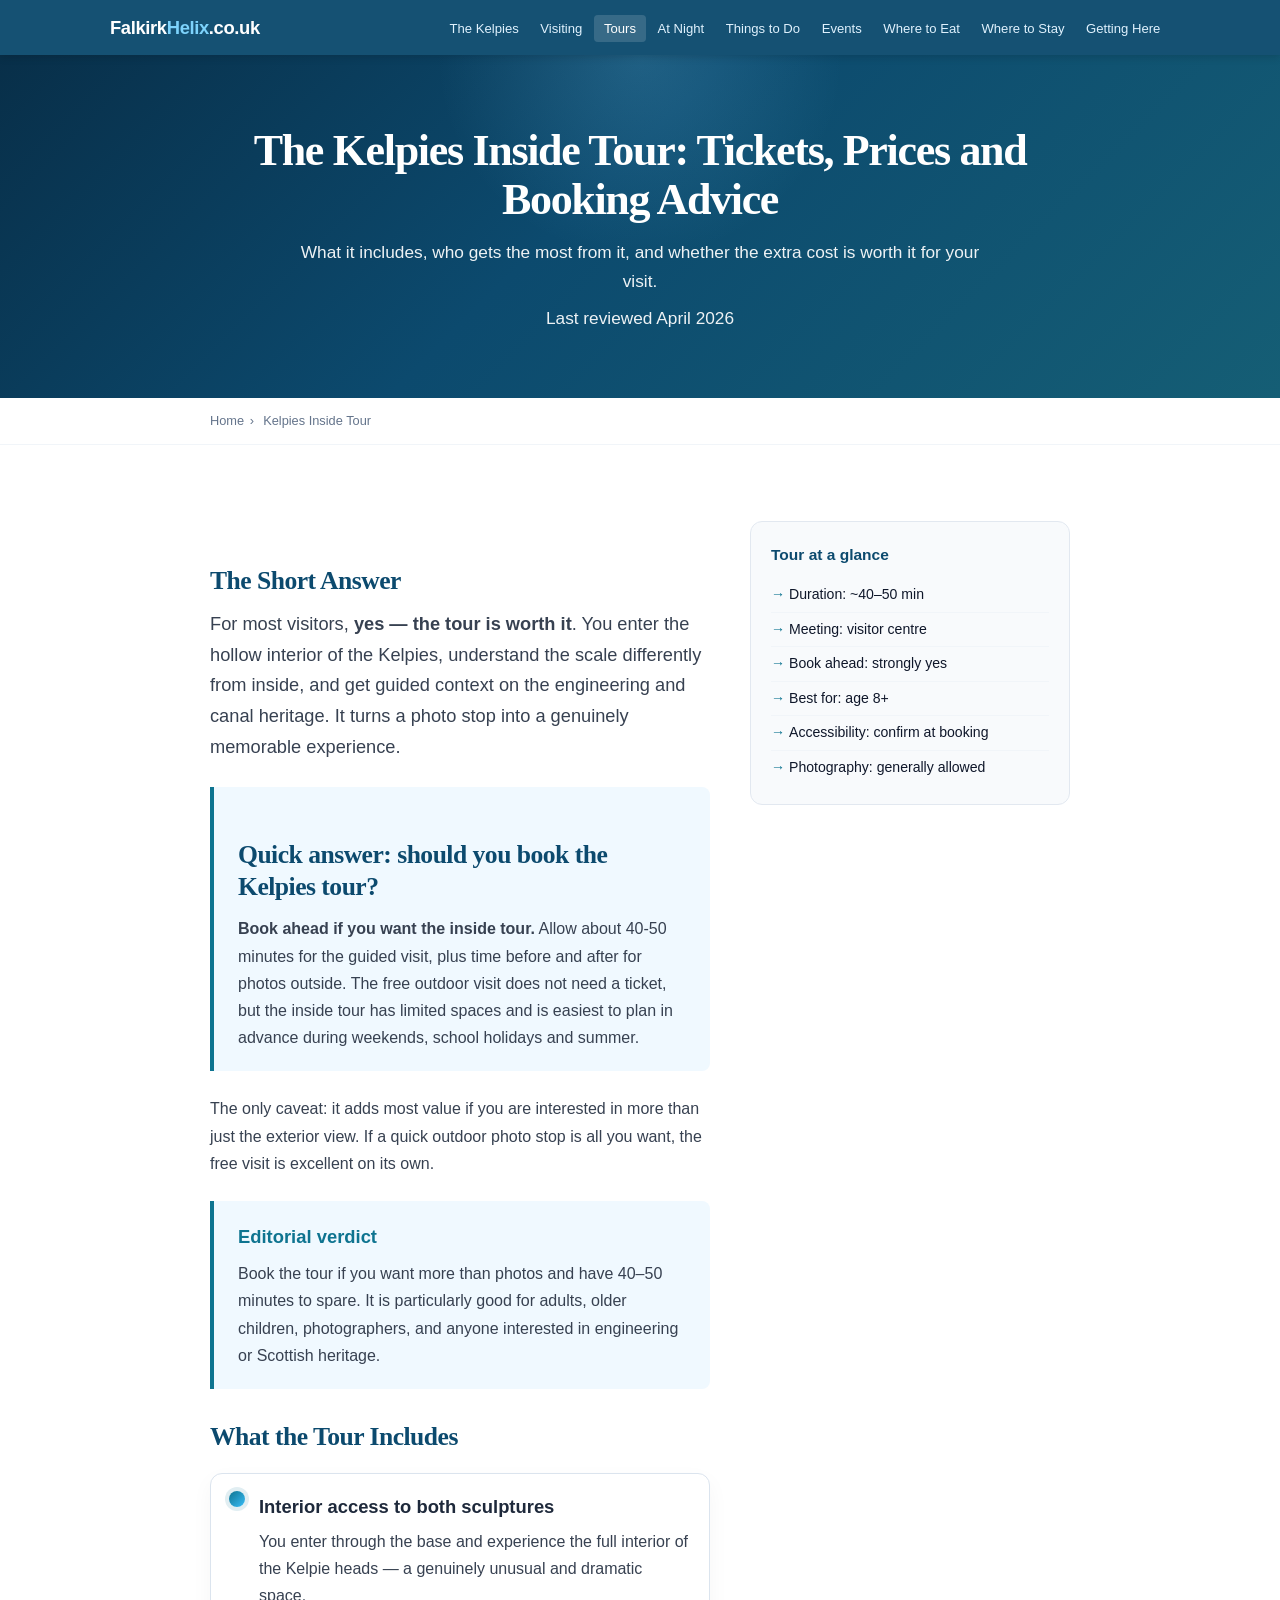
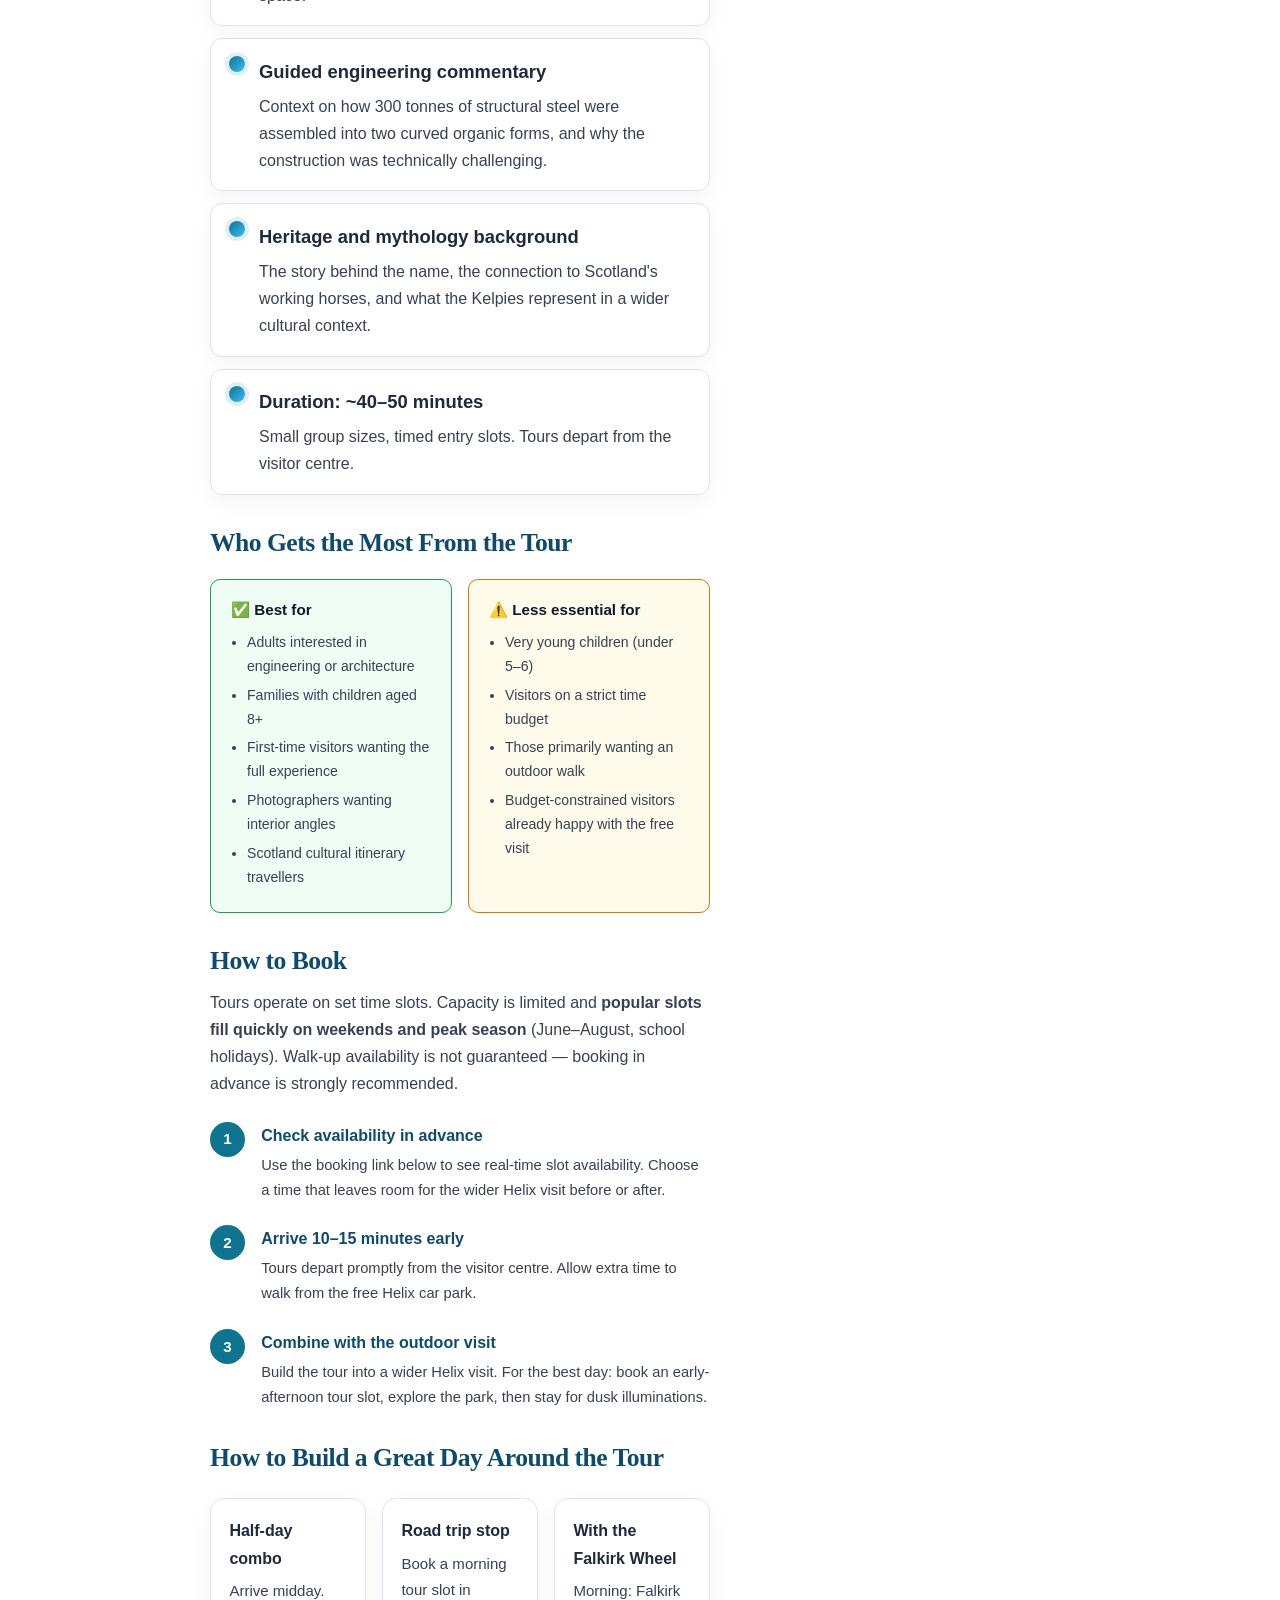
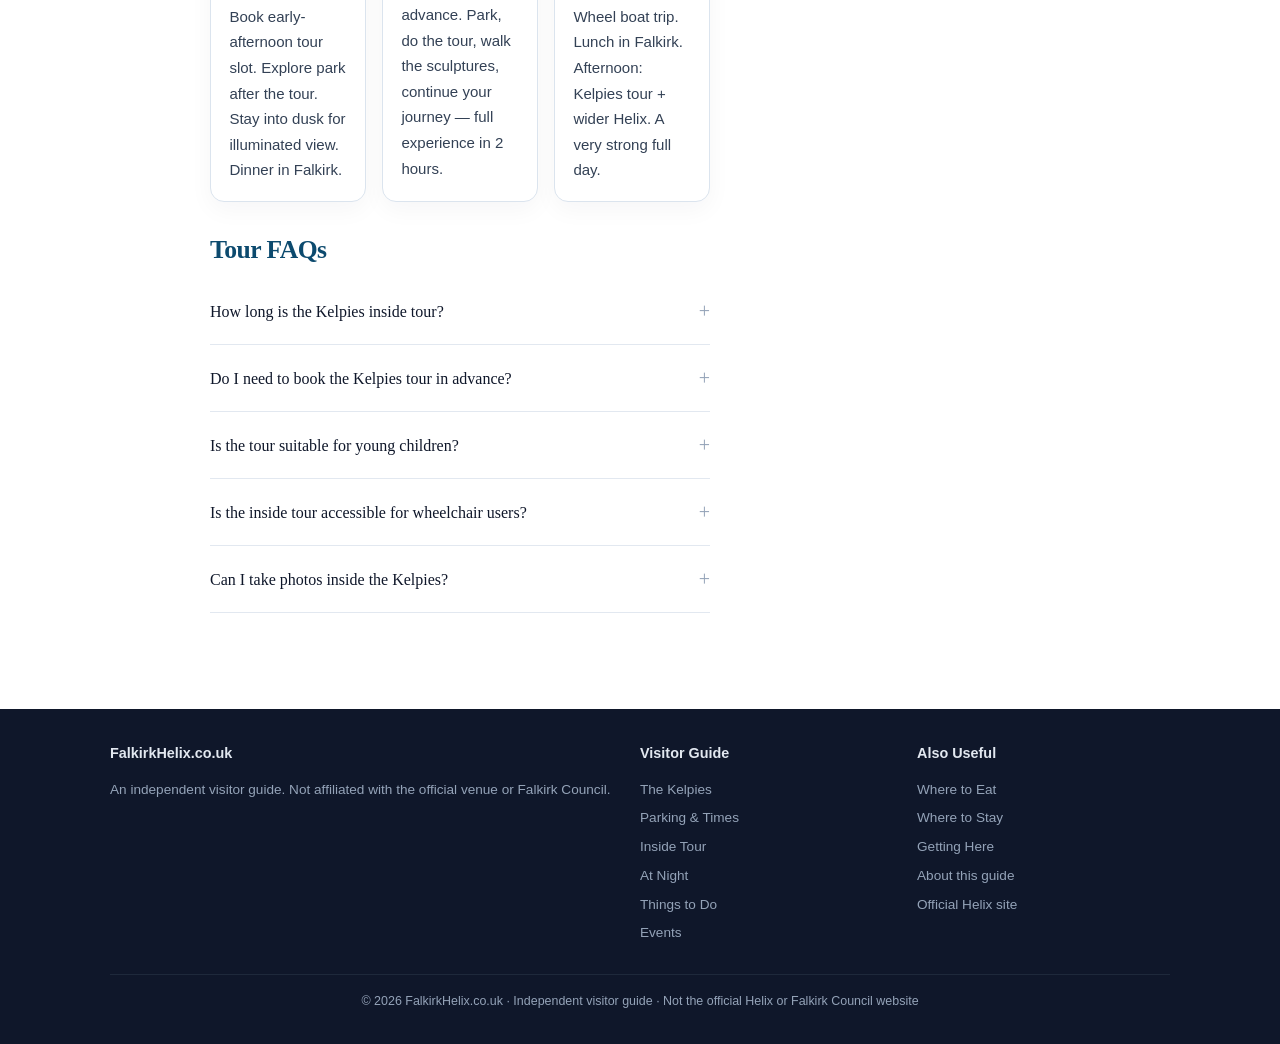
<file: tour.html>
<!DOCTYPE html>

<html lang="en-GB">
<head>
<meta charset="utf-8"/>
<meta content="width=device-width,initial-scale=1" name="viewport"/>
<meta content="#0c4a6e" name="theme-color"/>
<link href="favicon.svg" rel="icon" type="image/svg+xml"/>
<link href="favicon.svg" rel="apple-touch-icon"/>
<link href="site.webmanifest" rel="manifest"/>
<link href="https://www.googletagmanager.com" rel="preconnect"/>
<link href="https://www.googletagmanager.com" rel="dns-prefetch"/>
<script async="" src="https://www.googletagmanager.com/gtag/js?id=G-SHTLL2F34W"></script>
<script src="ga.js"></script>
<title>Kelpies Inside Tour 2026 | Book Tickets, Prices &amp; Is It Worth It?</title>
<meta content="Kelpies inside tour: book tickets in advance (40-50 min guided visit inside both sculptures). Prices, what's included, accessibility, photography allowed. Most visitors say it's worth it for the engineering story and interior access." name="description"/>
<link href="https://falkirkhelix.co.uk/tour.html" rel="canonical"/>
<link href="https://falkirkhelix.co.uk/tour.html" hreflang="en-GB" rel="alternate"/>
<link href="https://falkirkhelix.co.uk/tour.html" hreflang="x-default" rel="alternate"/>
<meta content="index,follow,max-image-preview:large,max-snippet:-1,max-video-preview:-1" name="robots"/>
<link href="style.css" rel="stylesheet"/><link href="css/style.css" rel="stylesheet"/>
<link href="sitemap.xml" rel="sitemap" title="Sitemap" type="application/xml"/>
<meta content="Kelpies Inside Tour — Is It Worth It?" property="og:title"/>
<meta content="What the Kelpies inside tour includes, who will enjoy it most, and how to book. Independent advice for visitors to the Falkirk Helix." property="og:description"/>
<meta content="https://falkirkhelix.co.uk/tour.html" property="og:url"/>
<meta content="article" property="og:type"/>
<meta content="en_GB" property="og:locale"/>
<meta content="FalkirkHelix.co.uk" property="og:site_name"/>
<meta content="https://falkirkhelix.co.uk/social-preview.png" property="og:image"/>
<meta content="1200" property="og:image:width"/>
<meta content="630" property="og:image:height"/>
<meta content="Falkirk Helix and The Kelpies visitor guide" property="og:image:alt"/>
<meta content="summary_large_image" name="twitter:card"/>
<meta content="https://falkirkhelix.co.uk/social-preview.png" name="twitter:image"/>
<meta content="Falkirk Helix and The Kelpies visitor guide" name="twitter:image:alt"/>
<script type="application/ld+json">{"@context":"https://schema.org","@graph":[{"@type":"BreadcrumbList","itemListElement":[{"@type":"ListItem","position":1,"name":"Home","item":"https://falkirkhelix.co.uk/"},{"@type":"ListItem","position":2,"name":"Kelpies Inside Tour","item":"https://falkirkhelix.co.uk/tour.html"}]},{"@type":"FAQPage","mainEntity":[{"@type":"Question","name":"How long is the Kelpies inside tour?","acceptedAnswer":{"@type":"Answer","text":"Around 40\u201350 minutes in small groups with guided commentary inside both sculptures."}},{"@type":"Question","name":"Do I need to book the Kelpies tour in advance?","acceptedAnswer":{"@type":"Answer","text":"Strongly recommended, especially weekends, school holidays, and summer. Walk-up spots exist on quieter days but are not guaranteed."}},{"@type":"Question","name":"Is the tour suitable for young children?","acceptedAnswer":{"@type":"Answer","text":"Older children (8+) who engage with guided commentary tend to enjoy it. Very young children may not connect with the narration. The free outdoor visit is a good alternative for families with toddlers."}},{"@type":"Question","name":"Is the inside tour accessible for wheelchair users?","acceptedAnswer":{"@type":"Answer","text":"Interior access is limited by the structure. Confirm accessibility specifics when booking if relevant to your group."}},{"@type":"Question","name":"Can I take photos inside the Kelpies?","acceptedAnswer":{"@type":"Answer","text":"Photography is generally permitted during the tour. Confirm any specific restrictions when you check in at the visitor centre."}}]}]}</script>
</head>
<body>
<a class="skip-link" href="#main">Skip to main content</a>
<header class="site-header">
<div class="wide-container">
<a class="site-logo" href="index.html">Falkirk<span>Helix</span>.co.uk</a>
<button aria-expanded="false" aria-label="Toggle navigation" class="nav-toggle">☰</button>
<nav id="main-nav">
<ul>
<li><a href="kelpies.html">The Kelpies</a></li>
<li><a href="visiting.html">Visiting</a></li>
<li><a aria-current="page" href="tour.html">Tours</a></li>
<li><a href="night.html">At Night</a></li>
<li><a href="things-to-do.html">Things to Do</a></li>
<li><a href="events.html">Events</a></li>
<li><a href="eating.html">Where to Eat</a></li>
<li><a href="hotels.html">Where to Stay</a></li>
<li><a href="getting-here.html">Getting Here</a></li>
</ul>
</nav>
</div>
</header>
<section class="hero">
<div class="container">
<h1>The Kelpies Inside Tour: Tickets, Prices and Booking Advice</h1>
<p>What it includes, who gets the most from it, and whether the extra cost is worth it for your visit.</p>
<p class="hero-sub">Last reviewed April 2026</p>
</div>
</section>
<div class="breadcrumbs">
<div class="container"><a href="index.html">Home</a><span>›</span> Kelpies Inside Tour</div>
</div>
<div class="container" style="text-align:center;padding-top:1.5rem">
</div>
<main id="main">
<div class="two-col-layout container">
<div class="content">
<h2>The Short Answer</h2>
<p class="lede">For most visitors, <strong>yes — the tour is worth it</strong>. You enter the hollow interior of the Kelpies, understand the scale differently from inside, and get guided context on the engineering and canal heritage. It turns a photo stop into a genuinely memorable experience.</p>

      <div class="info-box">
        <h2>Quick answer: should you book the Kelpies tour?</h2>
        <p><strong>Book ahead if you want the inside tour.</strong> Allow about 40-50 minutes for the guided visit, plus time before and after for photos outside. The free outdoor visit does not need a ticket, but the inside tour has limited spaces and is easiest to plan in advance during weekends, school holidays and summer.</p>
      </div>
<p>The only caveat: it adds most value if you are interested in more than just the exterior view. If a quick outdoor photo stop is all you want, the free visit is excellent on its own.</p>
<div class="info-box">
<h3>Editorial verdict</h3>
<p>Book the tour if you want more than photos and have 40–50 minutes to spare. It is particularly good for adults, older children, photographers, and anyone interested in engineering or Scottish heritage.</p>
</div>
<h2>What the Tour Includes</h2>
<div class="checklist">
<div class="checklist-item">
<h3>Interior access to both sculptures</h3>
<p>You enter through the base and experience the full interior of the Kelpie heads — a genuinely unusual and dramatic space.</p>
</div>
<div class="checklist-item">
<h3>Guided engineering commentary</h3>
<p>Context on how 300 tonnes of structural steel were assembled into two curved organic forms, and why the construction was technically challenging.</p>
</div>
<div class="checklist-item">
<h3>Heritage and mythology background</h3>
<p>The story behind the name, the connection to Scotland's working horses, and what the Kelpies represent in a wider cultural context.</p>
</div>
<div class="checklist-item">
<h3>Duration: ~40–50 minutes</h3>
<p>Small group sizes, timed entry slots. Tours depart from the visitor centre.</p>
</div>
</div>
<h2>Who Gets the Most From the Tour</h2>
<div class="compare-grid">
<div class="compare-cell compare-cell--yes">
<h4>✅ Best for</h4>
<ul>
<li>Adults interested in engineering or architecture</li>
<li>Families with children aged 8+</li>
<li>First-time visitors wanting the full experience</li>
<li>Photographers wanting interior angles</li>
<li>Scotland cultural itinerary travellers</li>
</ul>
</div>
<div class="compare-cell compare-cell--warn">
<h4>⚠️ Less essential for</h4>
<ul>
<li>Very young children (under 5–6)</li>
<li>Visitors on a strict time budget</li>
<li>Those primarily wanting an outdoor walk</li>
<li>Budget-constrained visitors already happy with the free visit</li>
</ul>
</div>
</div>
<h2>How to Book</h2>
<p>Tours operate on set time slots. Capacity is limited and <strong>popular slots fill quickly on weekends and peak season</strong> (June–August, school holidays). Walk-up availability is not guaranteed — booking in advance is strongly recommended.</p>
<div class="steps">
<div class="step">
<div class="step__num">1</div>
<div class="step__body">
<h4>Check availability in advance</h4>
<p>Use the booking link below to see real-time slot availability. Choose a time that leaves room for the wider Helix visit before or after.</p>
</div>
</div>
<div class="step">
<div class="step__num">2</div>
<div class="step__body">
<h4>Arrive 10–15 minutes early</h4>
<p>Tours depart promptly from the visitor centre. Allow extra time to walk from the free Helix car park.</p>
</div>
</div>
<div class="step">
<div class="step__num">3</div>
<div class="step__body">
<h4>Combine with the outdoor visit</h4>
<p>Build the tour into a wider Helix visit. For the best day: book an early-afternoon tour slot, explore the park, then stay for dusk illuminations.</p>
</div>
</div>
</div>
<h2>How to Build a Great Day Around the Tour</h2>
<div class="mini-grid">
<div class="mini-card">
<h3>Half-day combo</h3>
<p>Arrive midday. Book early-afternoon tour slot. Explore park after the tour. Stay into dusk for illuminated view. Dinner in Falkirk.</p>
</div>
<div class="mini-card">
<h3>Road trip stop</h3>
<p>Book a morning tour slot in advance. Park, do the tour, walk the sculptures, continue your journey — full experience in 2 hours.</p>
</div>
<div class="mini-card">
<h3>With the Falkirk Wheel</h3>
<p>Morning: Falkirk Wheel boat trip. Lunch in Falkirk. Afternoon: Kelpies tour + wider Helix. A very strong full day.</p>
</div>
</div>
<h2>Tour FAQs</h2>
<div class="faq-item">
<button aria-expanded="false" class="faq-q" onclick="toggleFaq(this)" type="button">How long is the Kelpies inside tour?</button>
<div class="faq-a">Around 40–50 minutes in small groups with guided commentary inside both sculptures.</div>
</div>
<div class="faq-item">
<button aria-expanded="false" class="faq-q" onclick="toggleFaq(this)" type="button">Do I need to book the Kelpies tour in advance?</button>
<div class="faq-a">Strongly recommended, especially weekends, school holidays, and summer. Walk-up spots exist on quieter days but are not guaranteed.</div>
</div>
<div class="faq-item">
<button aria-expanded="false" class="faq-q" onclick="toggleFaq(this)" type="button">Is the tour suitable for young children?</button>
<div class="faq-a">Older children (8+) who engage with guided commentary tend to enjoy it. Very young children may not connect with the narration. The free outdoor visit is a good alternative for families with toddlers.</div>
</div>
<div class="faq-item">
<button aria-expanded="false" class="faq-q" onclick="toggleFaq(this)" type="button">Is the inside tour accessible for wheelchair users?</button>
<div class="faq-a">Interior access is limited by the structure. Confirm accessibility specifics when booking if relevant to your group.</div>
</div>
<div class="faq-item">
<button aria-expanded="false" class="faq-q" onclick="toggleFaq(this)" type="button">Can I take photos inside the Kelpies?</button>
<div class="faq-a">Photography is generally permitted during the tour. Confirm any specific restrictions when you check in at the visitor centre.</div>
</div>
</div>
<aside>
<div class="sidebar-sticky">
<div class="sidebar-box" style="margin-top:1.25rem">
<h4>Tour at a glance</h4>
<ul>
<li>Duration: ~40–50 min</li>
<li>Meeting: visitor centre</li>
<li>Book ahead: strongly yes</li>
<li>Best for: age 8+</li>
<li>Accessibility: confirm at booking</li>
<li>Photography: generally allowed</li>
</ul>
</div>
</div>
</aside>
</div>
</main>
<footer class="site-footer">
<div class="wide-container">
<div class="footer-grid">
<div>
<h3>FalkirkHelix.co.uk</h3>
<p>An independent visitor guide. Not affiliated with the official venue or Falkirk Council.</p>
</div>
<div>
<h3>Visitor Guide</h3>
<ul>
<li><a href="kelpies.html">The Kelpies</a></li>
<li><a href="visiting.html">Parking &amp; Times</a></li>
<li><a href="tour.html">Inside Tour</a></li>
<li><a href="night.html">At Night</a></li>
<li><a href="things-to-do.html">Things to Do</a></li>
<li><a href="events.html">Events</a></li>
</ul>
</div>
<div>
<h3>Also Useful</h3>
<ul>
<li><a href="eating.html">Where to Eat</a></li>
<li><a href="hotels.html">Where to Stay</a></li>
<li><a href="getting-here.html">Getting Here</a></li>
<li><a href="about.html">About this guide</a></li>
<li><a href="https://www.thehelix.co.uk" rel="noopener" target="_blank">Official Helix site</a></li>
</ul>
</div>
</div>
<div class="footer-bottom">
      © 2026 FalkirkHelix.co.uk · Independent visitor guide · Not the official Helix or Falkirk Council website
      
</div>
</div>
</footer>
<script src="app.js"></script>
</body>
</html>
</file>
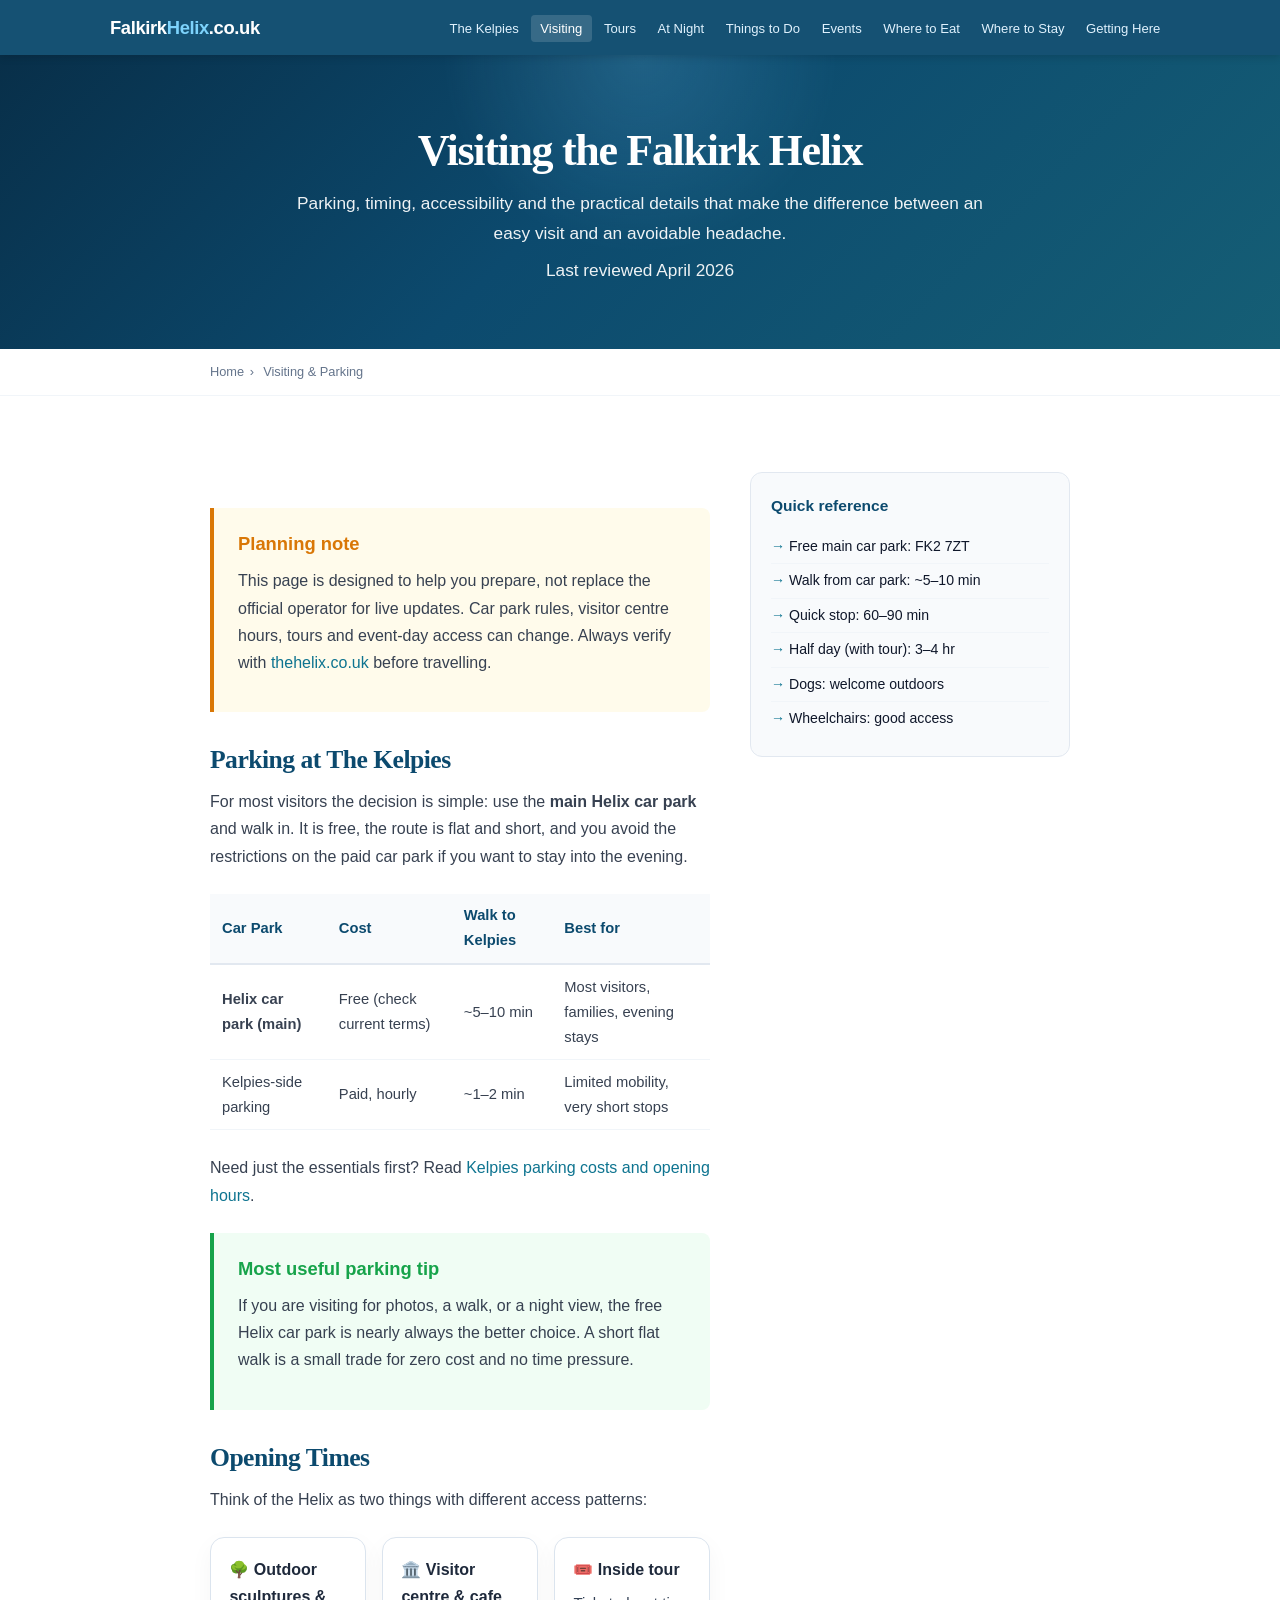
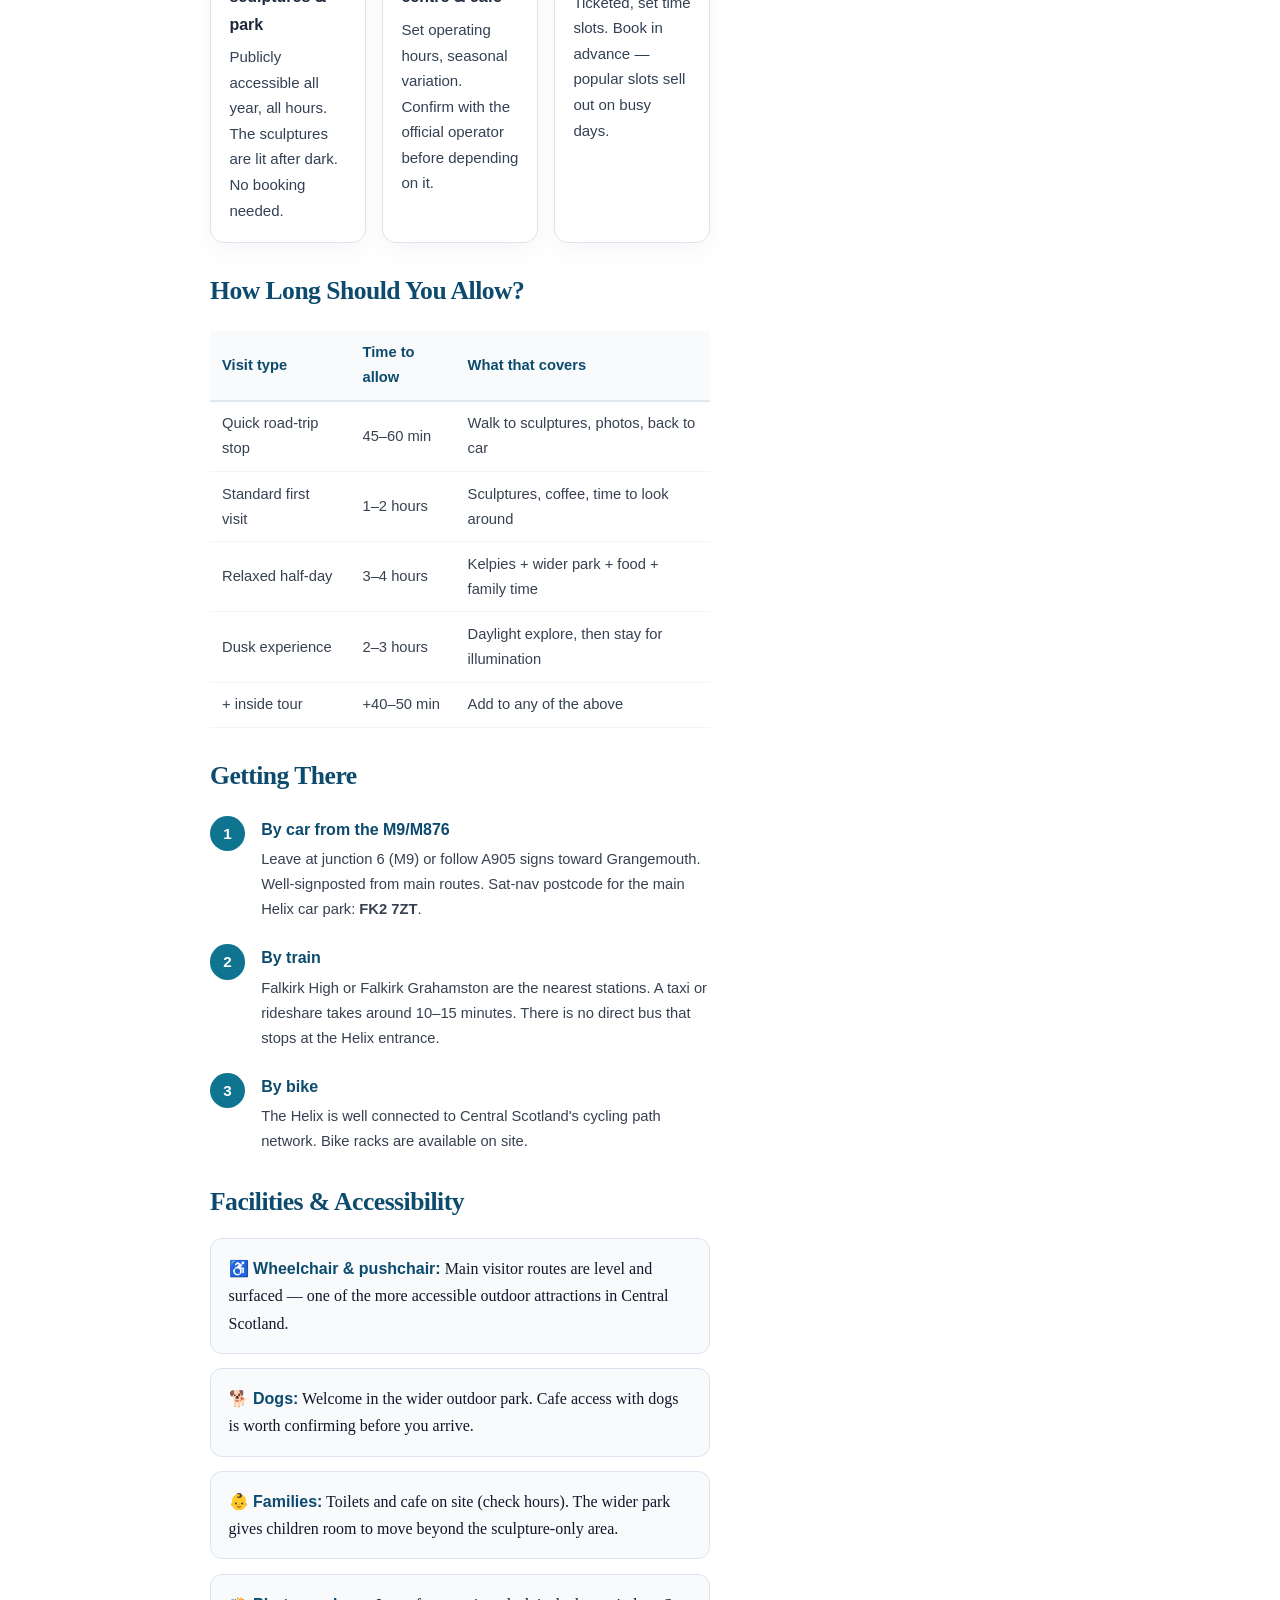
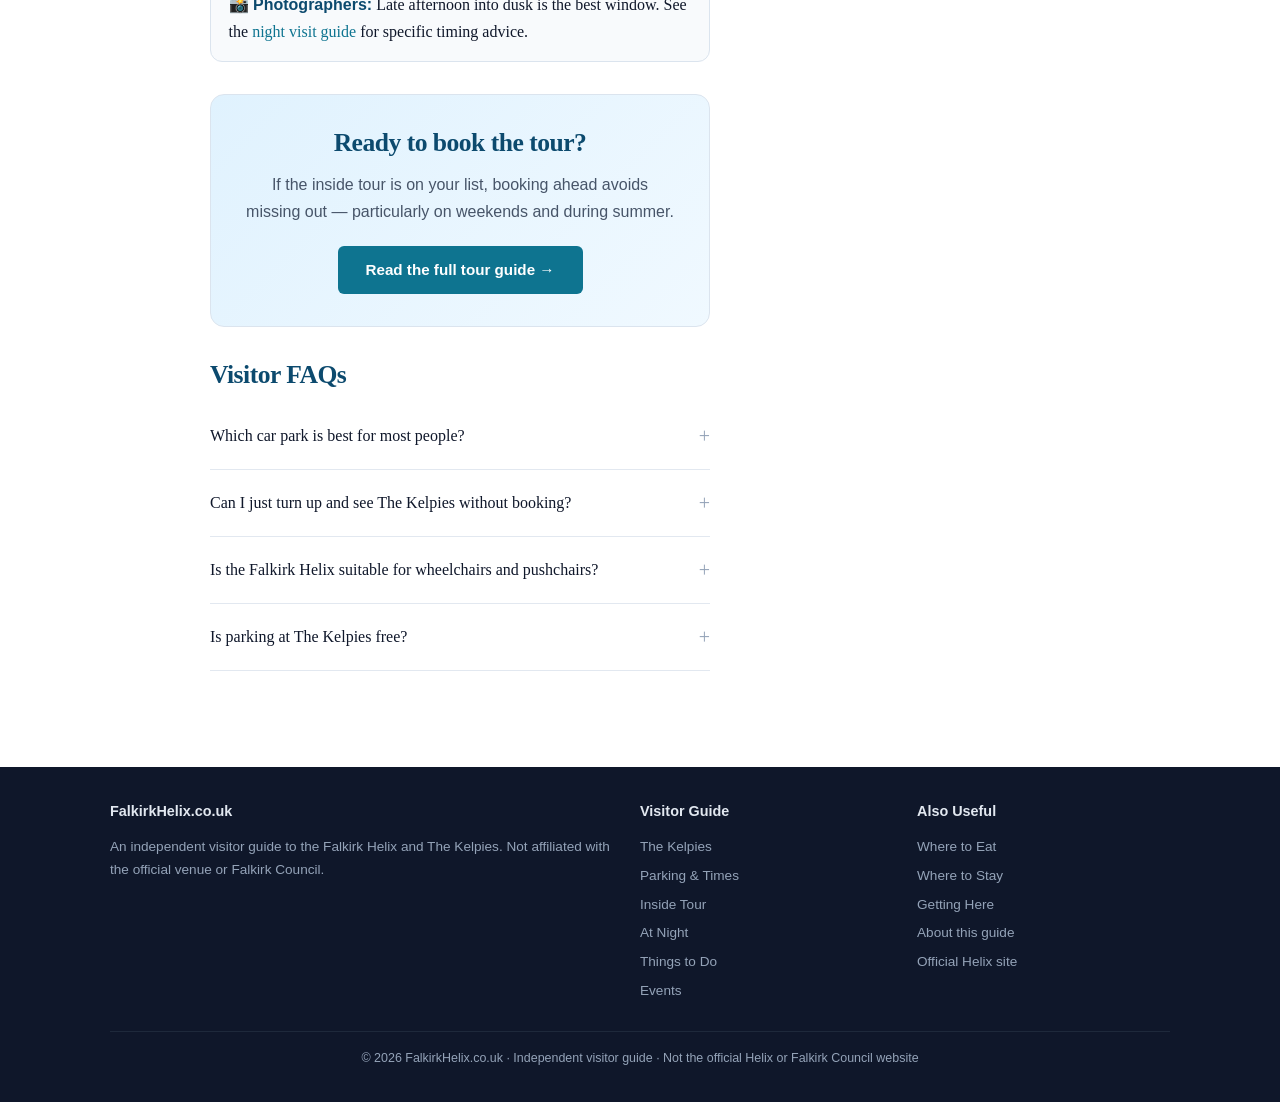
<file: visiting.html>
<!DOCTYPE html>

<html lang="en-GB">
<head>
<meta charset="utf-8"/>
<meta content="width=device-width,initial-scale=1" name="viewport"/>
<meta content="#0c4a6e" name="theme-color"/>
<link href="favicon.svg" rel="icon" type="image/svg+xml"/>
<link href="favicon.svg" rel="apple-touch-icon"/>
<link href="site.webmanifest" rel="manifest"/>
<link href="https://www.googletagmanager.com" rel="preconnect"/>
<link href="https://www.googletagmanager.com" rel="dns-prefetch"/>
<script async="" src="https://www.googletagmanager.com/gtag/js?id=G-SHTLL2F34W"></script>
<script src="ga.js"></script>
<title>Kelpies Parking, Opening Times &amp; Visitor Info 2026 | Falkirk Helix</title>
<meta content="Essential Kelpies visitor info: free parking at main Helix car park, opening times, how long to allow (60-90 min typical), accessibility, dogs welcome. Book inside tours ahead for weekends." name="description"/>
<link href="https://falkirkhelix.co.uk/visiting.html" rel="canonical"/>
<link href="https://falkirkhelix.co.uk/visiting.html" hreflang="en-GB" rel="alternate"/>
<link href="https://falkirkhelix.co.uk/visiting.html" hreflang="x-default" rel="alternate"/>
<meta content="index,follow,max-image-preview:large,max-snippet:-1,max-video-preview:-1" name="robots"/>
<link href="style.css" rel="stylesheet"/><link href="css/style.css" rel="stylesheet"/>
<link href="sitemap.xml" rel="sitemap" title="Sitemap" type="application/xml"/>
<meta content="Kelpies Parking &amp; Visitor Information | FalkirkHelix.co.uk" property="og:title"/>
<meta content="Which car park to use, opening times, how long to allow, and how to plan a smooth visit to the Falkirk Helix and The Kelpies." property="og:description"/>
<meta content="https://falkirkhelix.co.uk/visiting.html" property="og:url"/>
<meta content="article" property="og:type"/>
<meta content="en_GB" property="og:locale"/>
<meta content="FalkirkHelix.co.uk" property="og:site_name"/>
<meta content="https://falkirkhelix.co.uk/social-preview.png" property="og:image"/>
<meta content="1200" property="og:image:width"/>
<meta content="630" property="og:image:height"/>
<meta content="Falkirk Helix and The Kelpies visitor guide" property="og:image:alt"/>
<meta content="summary_large_image" name="twitter:card"/>
<meta content="https://falkirkhelix.co.uk/social-preview.png" name="twitter:image"/>
<meta content="Falkirk Helix and The Kelpies visitor guide" name="twitter:image:alt"/>
<script type="application/ld+json">{"@context":"https://schema.org","@graph":[{"@type":"BreadcrumbList","itemListElement":[{"@type":"ListItem","position":1,"name":"Home","item":"https://falkirkhelix.co.uk/"},{"@type":"ListItem","position":2,"name":"Visiting & Parking","item":"https://falkirkhelix.co.uk/visiting.html"}]},{"@type":"FAQPage","mainEntity":[{"@type":"Question","name":"Which car park is best for most people?","acceptedAnswer":{"@type":"Answer","text":"The main Helix car park is the safest all-round choice. It is free, the walk to The Kelpies is short and flat, and it does not carry the evening restrictions of the paid option nearer the sculptures."}},{"@type":"Question","name":"Can I just turn up and see The Kelpies without booking?","acceptedAnswer":{"@type":"Answer","text":"Yes, for the outdoor visit. The sculptures are publicly accessible without any booking. It only becomes time-sensitive if you are relying on the cafe, visitor centre, or the inside tour \u2014 all of which operate set hours."}},{"@type":"Question","name":"Is the Falkirk Helix suitable for wheelchairs and pushchairs?","acceptedAnswer":{"@type":"Answer","text":"Yes. The main visitor routes are level and paved. It compares well with many outdoor attractions in Scotland for accessibility."}},{"@type":"Question","name":"Is parking at The Kelpies free?","acceptedAnswer":{"@type":"Answer","text":"The main Helix car park is typically free. The car park closest to the sculptures is paid and hourly. Confirm current charges before visiting as terms can change seasonally."}}]}]}</script>
</head>
<body>
<a class="skip-link" href="#main">Skip to main content</a>
<header class="site-header">
<div class="wide-container">
<a class="site-logo" href="index.html">Falkirk<span>Helix</span>.co.uk</a>
<button aria-expanded="false" aria-label="Toggle navigation" class="nav-toggle">☰</button>
<nav id="main-nav">
<ul>
<li><a href="kelpies.html">The Kelpies</a></li>
<li><a aria-current="page" href="visiting.html">Visiting</a></li>
<li><a href="tour.html">Tours</a></li>
<li><a href="night.html">At Night</a></li>
<li><a href="things-to-do.html">Things to Do</a></li>
<li><a href="events.html">Events</a></li>
<li><a href="eating.html">Where to Eat</a></li>
<li><a href="hotels.html">Where to Stay</a></li>
<li><a href="getting-here.html">Getting Here</a></li>
</ul>
</nav>
</div>
</header>
<section class="hero">
<div class="container">
<h1>Visiting the Falkirk Helix</h1>
<p>Parking, timing, accessibility and the practical details that make the difference between an easy visit and an avoidable headache.</p>
<p class="hero-sub">Last reviewed April 2026</p>
</div>
</section>
<div class="breadcrumbs">
<div class="container"><a href="index.html">Home</a><span>›</span> Visiting &amp; Parking</div>
</div>
<div class="container" style="text-align:center;padding-top:1.5rem">
</div>
<main id="main">
<div class="two-col-layout container">
<div class="content">
<div class="warn-box">
<h3>Planning note</h3>
<p>This page is designed to help you prepare, not replace the official operator for live updates. Car park rules, visitor centre hours, tours and event-day access can change. Always verify with <a href="https://www.thehelix.co.uk" rel="noopener" target="_blank">thehelix.co.uk</a> before travelling.</p>
</div>
<h2>Parking at The Kelpies</h2>
<p>For most visitors the decision is simple: use the <strong>main Helix car park</strong> and walk in. It is free, the route is flat and short, and you avoid the restrictions on the paid car park if you want to stay into the evening.</p>
<table class="info-table">
<thead><tr><th>Car Park</th><th>Cost</th><th>Walk to Kelpies</th><th>Best for</th></tr></thead>
<tbody>
<tr><td><strong>Helix car park (main)</strong></td><td>Free (check current terms)</td><td>~5–10 min</td><td>Most visitors, families, evening stays</td></tr>
<tr><td>Kelpies-side parking</td><td>Paid, hourly</td><td>~1–2 min</td><td>Limited mobility, very short stops</td></tr>
</tbody>
</table>
<p>Need just the essentials first? Read <a href="kelpies-parking-costs-hours.html">Kelpies parking costs and opening hours</a>.</p>
<div class="tip-box">
<h3>Most useful parking tip</h3>
<p>If you are visiting for photos, a walk, or a night view, the free Helix car park is nearly always the better choice. A short flat walk is a small trade for zero cost and no time pressure.</p>
</div>
<h2>Opening Times</h2>
<p>Think of the Helix as two things with different access patterns:</p>
<div class="mini-grid">
<div class="mini-card">
<h3>🌳 Outdoor sculptures &amp; park</h3>
<p>Publicly accessible all year, all hours. The sculptures are lit after dark. No booking needed.</p>
</div>
<div class="mini-card">
<h3>🏛️ Visitor centre &amp; cafe</h3>
<p>Set operating hours, seasonal variation. Confirm with the official operator before depending on it.</p>
</div>
<div class="mini-card">
<h3>🎟️ Inside tour</h3>
<p>Ticketed, set time slots. Book in advance — popular slots sell out on busy days.</p>
</div>
</div>
<h2>How Long Should You Allow?</h2>
<table class="info-table">
<thead><tr><th>Visit type</th><th>Time to allow</th><th>What that covers</th></tr></thead>
<tbody>
<tr><td>Quick road-trip stop</td><td>45–60 min</td><td>Walk to sculptures, photos, back to car</td></tr>
<tr><td>Standard first visit</td><td>1–2 hours</td><td>Sculptures, coffee, time to look around</td></tr>
<tr><td>Relaxed half-day</td><td>3–4 hours</td><td>Kelpies + wider park + food + family time</td></tr>
<tr><td>Dusk experience</td><td>2–3 hours</td><td>Daylight explore, then stay for illumination</td></tr>
<tr><td>+ inside tour</td><td>+40–50 min</td><td>Add to any of the above</td></tr>
</tbody>
</table>
<h2>Getting There</h2>
<div class="steps">
<div class="step">
<div class="step__num">1</div>
<div class="step__body">
<h4>By car from the M9/M876</h4>
<p>Leave at junction 6 (M9) or follow A905 signs toward Grangemouth. Well-signposted from main routes. Sat-nav postcode for the main Helix car park: <strong>FK2 7ZT</strong>.</p>
</div>
</div>
<div class="step">
<div class="step__num">2</div>
<div class="step__body">
<h4>By train</h4>
<p>Falkirk High or Falkirk Grahamston are the nearest stations. A taxi or rideshare takes around 10–15 minutes. There is no direct bus that stops at the Helix entrance.</p>
</div>
</div>
<div class="step">
<div class="step__num">3</div>
<div class="step__body">
<h4>By bike</h4>
<p>The Helix is well connected to Central Scotland's cycling path network. Bike racks are available on site.</p>
</div>
</div>
</div>
<h2>Facilities &amp; Accessibility</h2>
<div class="note-list">
<div class="note"><strong>♿ Wheelchair &amp; pushchair:</strong> Main visitor routes are level and surfaced — one of the more accessible outdoor attractions in Central Scotland.</div>
<div class="note"><strong>🐕 Dogs:</strong> Welcome in the wider outdoor park. Cafe access with dogs is worth confirming before you arrive.</div>
<div class="note"><strong>👶 Families:</strong> Toilets and cafe on site (check hours). The wider park gives children room to move beyond the sculpture-only area.</div>
<div class="note"><strong>📸 Photographers:</strong> Late afternoon into dusk is the best window. See the <a href="night.html">night visit guide</a> for specific timing advice.</div>
</div>
<div class="cta-section">
<h2>Ready to book the tour?</h2>
<p>If the inside tour is on your list, booking ahead avoids missing out — particularly on weekends and during summer.</p>
<a class="btn" href="tour.html">Read the full tour guide →</a>
</div>
<h2>Visitor FAQs</h2>
<div class="faq-item">
<button aria-expanded="false" class="faq-q" onclick="toggleFaq(this)" type="button">Which car park is best for most people?</button>
<div class="faq-a">The main Helix car park is the safest all-round choice. It is free, the walk to The Kelpies is short and flat, and it does not carry the evening restrictions of the paid option nearer the sculptures.</div>
</div>
<div class="faq-item">
<button aria-expanded="false" class="faq-q" onclick="toggleFaq(this)" type="button">Can I just turn up and see The Kelpies without booking?</button>
<div class="faq-a">Yes, for the outdoor visit. The sculptures are publicly accessible without any booking. It only becomes time-sensitive if you are relying on the cafe, visitor centre, or the inside tour — all of which operate set hours.</div>
</div>
<div class="faq-item">
<button aria-expanded="false" class="faq-q" onclick="toggleFaq(this)" type="button">Is the Falkirk Helix suitable for wheelchairs and pushchairs?</button>
<div class="faq-a">Yes. The main visitor routes are level and paved. It compares well with many outdoor attractions in Scotland for accessibility.</div>
</div>
<div class="faq-item">
<button aria-expanded="false" class="faq-q" onclick="toggleFaq(this)" type="button">Is parking at The Kelpies free?</button>
<div class="faq-a">The main Helix car park is typically free. The car park closest to the sculptures is paid and hourly. Confirm current charges before visiting as terms can change seasonally.</div>
</div>
</div>
<aside>
<div class="sidebar-sticky">
<div class="sidebar-box" style="margin-top:1.25rem">
<h4>Quick reference</h4>
<ul>
<li>Free main car park: FK2 7ZT</li>
<li>Walk from car park: ~5–10 min</li>
<li>Quick stop: 60–90 min</li>
<li>Half day (with tour): 3–4 hr</li>
<li>Dogs: welcome outdoors</li>
<li>Wheelchairs: good access</li>
</ul>
</div>
</div>
</aside>
</div>
</main>
<footer class="site-footer">
<div class="wide-container">
<div class="footer-grid">
<div>
<h3>FalkirkHelix.co.uk</h3>
<p>An independent visitor guide to the Falkirk Helix and The Kelpies. Not affiliated with the official venue or Falkirk Council.</p>
</div>
<div>
<h3>Visitor Guide</h3>
<ul>
<li><a href="kelpies.html">The Kelpies</a></li>
<li><a href="visiting.html">Parking &amp; Times</a></li>
<li><a href="tour.html">Inside Tour</a></li>
<li><a href="night.html">At Night</a></li>
<li><a href="things-to-do.html">Things to Do</a></li>
<li><a href="events.html">Events</a></li>
</ul>
</div>
<div>
<h3>Also Useful</h3>
<ul>
<li><a href="eating.html">Where to Eat</a></li>
<li><a href="hotels.html">Where to Stay</a></li>
<li><a href="getting-here.html">Getting Here</a></li>
<li><a href="about.html">About this guide</a></li>
<li><a href="https://www.thehelix.co.uk" rel="noopener" target="_blank">Official Helix site</a></li>
</ul>
</div>
</div>
<div class="footer-bottom">
      © 2026 FalkirkHelix.co.uk · Independent visitor guide · Not the official Helix or Falkirk Council website
      
</div>
</div>
</footer>
<script src="app.js"></script>
</body>
</html>
</file>
<file: style.css>
/* ============================================
   FalkirkHelix.co.uk — Shared Stylesheet
   Lightweight, mobile-first, fast-loading
   ============================================ */

/* --- Reset & Base --- */
:root{
  --brand-900:#0b3551;
  --brand-800:#0c4a6e;
  --brand-700:#155e75;
  --brand-100:#e0f2fe;
  --ink-900:#0f172a;
  --ink-700:#334155;
  --ink-500:#64748b;
  --surface:#ffffff;
  --surface-muted:#f8fafc;
  --surface-accent:#eff6ff;
  --line:#dbe4ee;
  --shadow:0 16px 40px rgba(15,23,42,.08);
}
*,*::before,*::after{box-sizing:border-box;margin:0;padding:0}
html{font-size:16px;scroll-behavior:smooth;-webkit-text-size-adjust:100%}
body{font-family:Georgia,"Times New Roman",serif;line-height:1.7;color:var(--ink-900);background:linear-gradient(180deg,#f7fbff 0,#ffffff 260px)}
img{max-width:100%;height:auto;display:block}
a{color:#0e7490;text-decoration:none}
a:hover{color:#064e63;text-decoration:underline}
p,li,td,th,button,.btn,.card p,nav a,.site-logo,.hero-sub,.quick-fact .label,.quick-fact .value,.footer-bottom,.site-footer,.breadcrumbs,.content h3{font-family:"Segoe UI",Arial,sans-serif}

/* --- Layout --- */
.container{max-width:900px;margin:0 auto;padding:0 1.25rem}
.wide-container{max-width:1100px;margin:0 auto;padding:0 1.25rem}

/* --- Header / Nav --- */
.site-header{background:rgba(12,74,110,.96);backdrop-filter:blur(12px);color:#fff;padding:.75rem 0;position:sticky;top:0;z-index:100;box-shadow:0 2px 8px rgba(0,0,0,.15)}
.site-header .wide-container{display:flex;align-items:center;justify-content:space-between;flex-wrap:wrap}
.site-logo{font-size:1.15rem;font-weight:700;color:#fff;text-decoration:none;letter-spacing:-.02em}
.site-logo:hover{color:#fff;text-decoration:none}
.site-logo span{color:#7dd3fc}
.nav-toggle{display:none;background:none;border:none;color:#fff;font-size:1.5rem;cursor:pointer;padding:.25rem}
nav ul{list-style:none;display:flex;gap:.15rem;flex-wrap:wrap}
nav a{color:#e0f2fe;font-size:.82rem;padding:.35rem .6rem;border-radius:4px;transition:background .2s}
nav a:hover,nav a[aria-current="page"]{background:rgba(255,255,255,.15);color:#fff;text-decoration:none}

@media(max-width:768px){
  .nav-toggle{display:block}
  nav{width:100%;order:3}
  nav ul{flex-direction:column;display:none;padding-top:.5rem}
  nav.open ul{display:flex}
  nav a{padding:.6rem 0;font-size:.95rem}
}

/* --- Hero --- */
.hero{background:radial-gradient(circle at top,rgba(125,211,252,.18),transparent 28%),linear-gradient(135deg,#082f49 0%,#0c4a6e 45%,#155e75 100%);color:#fff;padding:3rem 0 2.5rem;text-align:center}
.hero h1{font-size:2.15rem;font-weight:800;line-height:1.1;margin-bottom:.85rem;letter-spacing:-.03em}
.hero p{font-size:1.08rem;opacity:.93;max-width:700px;margin:0 auto .5rem}
.hero-sub{font-size:.92rem;opacity:.78}

@media(min-width:768px){
  .hero{padding:4.5rem 0 3.5rem}
  .hero h1{font-size:2.75rem}
}

/* --- Breadcrumbs --- */
.breadcrumbs{padding:.75rem 0;font-size:.8rem;color:#64748b;border-bottom:1px solid #f1f5f9}
.breadcrumbs a{color:#64748b}
.breadcrumbs a:hover{color:#0e7490}
.breadcrumbs span{margin:0 .35rem}

/* --- Content --- */
.content{padding:2rem 0 3rem}
.content h2{font-size:1.6rem;font-weight:700;margin:2rem 0 .75rem;color:#0c4a6e;line-height:1.25;letter-spacing:-.02em}
.content h3{font-size:1.15rem;font-weight:600;margin:1.5rem 0 .5rem;color:#1e293b}
.content p{margin-bottom:1rem;color:#374151}
.content ul,.content ol{margin:0 0 1rem 1.5rem;color:#374151}
.content li{margin-bottom:.4rem}
.lede{font-size:1.14rem;color:var(--ink-700)}
.section-intro{font-size:1rem;color:var(--ink-500);max-width:46rem}

/* --- Info Box --- */
.info-box{background:#f0f9ff;border-left:4px solid #0e7490;padding:1.25rem 1.5rem;border-radius:0 8px 8px 0;margin:1.5rem 0}
.info-box h3{margin-top:0;color:#0e7490}
.info-box p:last-child{margin-bottom:0}

/* --- Tip Box --- */
.tip-box{background:#f0fdf4;border-left:4px solid #16a34a;padding:1.25rem 1.5rem;border-radius:0 8px 8px 0;margin:1.5rem 0}
.tip-box h3{margin-top:0;color:#16a34a}

/* --- Warning Box --- */
.warn-box{background:#fffbeb;border-left:4px solid #d97706;padding:1.25rem 1.5rem;border-radius:0 8px 8px 0;margin:1.5rem 0}
.warn-box h3{margin-top:0;color:#d97706}
.trust-box{background:linear-gradient(135deg,#eff6ff,#f8fafc);border:1px solid var(--line);border-radius:14px;padding:1rem 1.15rem;margin:1.5rem 0 2rem;box-shadow:var(--shadow)}
.trust-box strong{display:block;font-family:"Segoe UI",Arial,sans-serif;font-size:.9rem;letter-spacing:.04em;text-transform:uppercase;color:var(--brand-800);margin-bottom:.45rem}
.trust-box p{margin:0;color:var(--ink-700)}
.checklist{display:grid;gap:.75rem;margin:1.25rem 0}
.checklist-item{background:var(--surface);border:1px solid var(--line);border-radius:12px;padding:1rem 1rem 1rem 3rem;position:relative;box-shadow:0 8px 22px rgba(15,23,42,.04)}
.checklist-item::before{content:"";position:absolute;left:1.1rem;top:1.05rem;width:1rem;height:1rem;border-radius:999px;background:linear-gradient(135deg,#0e7490,#38bdf8);box-shadow:0 0 0 4px rgba(14,116,144,.12)}
.checklist-item h3{margin:.05rem 0 .35rem}
.checklist-item p{margin:0}
.resource-list{display:grid;gap:1rem;margin:1.5rem 0}
.resource-card{background:linear-gradient(180deg,#fff,#f8fbff);border:1px solid var(--line);border-radius:14px;padding:1.25rem;box-shadow:var(--shadow)}
.resource-card h3{margin-top:0}
.resource-card p:last-child{margin-bottom:0}
.note-list{display:grid;gap:.9rem;margin:1.25rem 0}
.note{background:var(--surface-muted);border:1px solid var(--line);border-radius:12px;padding:1rem 1.1rem}
.note strong{font-family:"Segoe UI",Arial,sans-serif;color:var(--brand-800)}

/* --- Cards Grid --- */
.cards{display:grid;gap:1.25rem;margin:1.5rem 0}
@media(min-width:600px){.cards{grid-template-columns:1fr 1fr}}
.card{background:#fff;border:1px solid #e2e8f0;border-radius:14px;padding:1.5rem;transition:transform .2s,box-shadow .2s;box-shadow:0 8px 24px rgba(15,23,42,.05)}
.card:hover{box-shadow:0 14px 30px rgba(0,0,0,.08);transform:translateY(-2px)}
.card h3{margin-top:0;font-size:1.05rem;color:#0c4a6e}
.card p{font-size:.92rem;color:#475569;margin-bottom:.75rem}
.card a{font-size:.88rem;font-weight:600}

/* --- Table --- */
.info-table{width:100%;border-collapse:collapse;margin:1.5rem 0;font-size:.92rem}
.info-table th{text-align:left;background:#f8fafc;padding:.6rem .75rem;border-bottom:2px solid #e2e8f0;color:#0c4a6e;font-weight:600}
.info-table td{padding:.6rem .75rem;border-bottom:1px solid #f1f5f9;color:#374151}
.info-table tr:hover td{background:#f8fafc}

/* --- FAQ --- */
.faq-item{border-bottom:1px solid #e2e8f0;padding:1rem 0}
.faq-q{font-weight:600;color:#1e293b;cursor:pointer;display:flex;justify-content:space-between;align-items:center;font-size:1rem}
button.faq-q{width:100%;text-align:left;background:none;border:none;font:inherit;padding:0;color:inherit}
button.faq-q:focus-visible{outline:2px solid #0e7490;outline-offset:2px}
.faq-q::after{content:"+";font-size:1.25rem;color:#94a3b8;transition:transform .2s}
.faq-q.open::after{content:"\2212"}
.faq-a{max-height:0;overflow:hidden;transition:max-height .3s ease,padding .3s ease;color:#475569;font-size:.92rem}
.faq-a.open{max-height:500px;padding-top:.75rem}

/* --- CTA Section --- */
.cta-section{background:linear-gradient(135deg,#e0f2fe,#f0f9ff);padding:2rem;border-radius:14px;text-align:center;margin:2rem 0;border:1px solid var(--line)}
.cta-section h2{color:#0c4a6e;margin-top:0}
.cta-section p{color:#475569;margin-bottom:1.25rem}
.btn{display:inline-block;background:#0e7490;color:#fff;padding:.7rem 1.75rem;border-radius:6px;font-weight:600;font-size:.95rem;transition:background .2s}
.btn:hover{background:#064e63;color:#fff;text-decoration:none}

/* --- Quick Facts Strip --- */
.quick-facts{display:flex;flex-wrap:wrap;gap:1rem;justify-content:center;margin:1.5rem 0;padding:1.25rem;background:linear-gradient(180deg,#f8fbff,#f8fafc);border:1px solid var(--line);border-radius:14px}
.quick-fact{text-align:center;flex:1;min-width:120px}
.quick-fact .label{display:block;font-size:.72rem;text-transform:uppercase;letter-spacing:.05em;color:#64748b;margin-bottom:.25rem}
.quick-fact .value{font-size:1.1rem;font-weight:700;color:#0c4a6e}
.mini-grid{display:grid;gap:1rem;margin:1.5rem 0}
@media(min-width:700px){.mini-grid{grid-template-columns:repeat(3,1fr)}}
.mini-card{background:#fff;border:1px solid var(--line);border-radius:14px;padding:1.15rem;box-shadow:0 8px 24px rgba(15,23,42,.04)}
.mini-card h3{margin-top:0;margin-bottom:.4rem;font-size:1rem}
.mini-card p{margin:0;color:var(--ink-700);font-size:.94rem}
.jump-links{display:flex;flex-wrap:wrap;gap:.6rem;margin:1.4rem 0 0;justify-content:center}
.jump-links a{display:inline-flex;align-items:center;padding:.55rem .85rem;border-radius:999px;background:rgba(255,255,255,.14);border:1px solid rgba(255,255,255,.2);color:#fff;font-family:"Segoe UI",Arial,sans-serif;font-size:.9rem}
.jump-links a:hover{text-decoration:none;background:rgba(255,255,255,.22)}

/* --- Footer --- */
.site-footer{background:#0f172a;color:#94a3b8;padding:2rem 0;font-size:.85rem;margin-top:3rem}
.footer-grid{display:grid;gap:1.5rem;margin-bottom:1.5rem}
@media(min-width:600px){.footer-grid{grid-template-columns:2fr 1fr 1fr}}
.site-footer h3{color:#e2e8f0;font-size:.9rem;margin-bottom:.75rem}
.site-footer a{color:#94a3b8}
.site-footer a:hover{color:#7dd3fc}
.site-footer ul{list-style:none}
.site-footer li{margin-bottom:.35rem}
.footer-bottom{border-top:1px solid #1e293b;padding-top:1rem;text-align:center;font-size:.78rem;color:#94a3b8}

/* --- Skip Link (Accessibility) --- */
.skip-link{position:absolute;top:-40px;left:0;background:#0e7490;color:#fff;padding:.5rem 1rem;z-index:200;font-size:.9rem}
.skip-link:focus{top:0}

/* --- Page Utilities --- */
.muted{color:var(--ink-500)}
.page-divider{height:1px;background:linear-gradient(90deg,transparent,#cbd5e1,transparent);margin:2rem 0}

/* --- Print --- */
@media print{
  .site-header,.site-footer,.nav-toggle{display:none}
  .hero{background:#fff;color:#000;padding:1rem 0}
  .content{padding:0}
  a{color:#000}
}
</file>
<file: css/style.css>
/* ============================================
   FalkirkHelix.co.uk — Supplementary Styles
   Additive-only. Loads after style.css (root).
   ============================================ */

/* --- Affiliate Box --- */
.affiliate-box {
  background: linear-gradient(135deg, #fff8e6, #fff3cc);
  border: 2px solid #c9a84c;
  border-radius: 12px;
  padding: 1.6rem 1.75rem;
  margin: 2rem 0;
}
.affiliate-box--teal {
  background: linear-gradient(135deg, #e8f7f8, #cff0f3);
  border-color: #0e7490;
}
.affiliate-box__eyebrow {
  font-size: .75rem;
  font-weight: 700;
  text-transform: uppercase;
  letter-spacing: .1em;
  color: #92400e;
  margin-bottom: .4rem;
  font-family: "Segoe UI", Arial, sans-serif;
}
.affiliate-box--teal .affiliate-box__eyebrow { color: #0c4a6e; }
.affiliate-box h3 { color: #0c4a6e; margin-bottom: .5rem; margin-top: 0; }
.affiliate-box p  { font-size: .92rem; margin-bottom: 1rem; }
.affiliate-box .actions { display: flex; gap: .75rem; flex-wrap: wrap; }
.affiliate-box .btn-gold {
  display: inline-block;
  background: #c9a84c;
  color: #1a1a00;
  padding: .7rem 1.6rem;
  border-radius: 6px;
  font-weight: 700;
  font-size: .92rem;
  transition: background .2s;
  text-decoration: none;
}
.affiliate-box .btn-gold:hover { background: #e6c55a; text-decoration: none; color: #000; }
.affiliate-box .btn-outline {
  display: inline-block;
  background: transparent;
  border: 2px solid #0e7490;
  color: #0e7490;
  padding: .65rem 1.4rem;
  border-radius: 6px;
  font-weight: 600;
  font-size: .92rem;
  transition: background .2s, color .2s;
  text-decoration: none;
}
.affiliate-box .btn-outline:hover { background: #0e7490; color: #fff; text-decoration: none; }

/* --- Hotel Cards --- */
.hotel-grid {
  display: grid;
  grid-template-columns: repeat(auto-fit, minmax(270px, 1fr));
  gap: 1.25rem;
  margin: 1.5rem 0;
}
.hotel-card {
  background: #fff;
  border: 1px solid #e2e8f0;
  border-radius: 12px;
  padding: 1.25rem;
  box-shadow: 0 4px 16px rgba(15,23,42,.07);
  transition: box-shadow .2s, transform .2s;
}
.hotel-card:hover { box-shadow: 0 10px 28px rgba(15,23,42,.12); transform: translateY(-2px); }
.hotel-card__stars { color: #c9a84c; font-size: 1.05rem; margin-bottom: .3rem; }
.hotel-card__name { font-weight: 700; font-size: .97rem; color: #0c4a6e; margin-bottom: .2rem; font-family: "Segoe UI", Arial, sans-serif; }
.hotel-card__dist { font-size: .8rem; color: #64748b; margin-bottom: .6rem; font-family: "Segoe UI", Arial, sans-serif; }
.hotel-card__price { font-size: .88rem; font-weight: 600; color: #0e7490; margin-bottom: .8rem; font-family: "Segoe UI", Arial, sans-serif; }

/* --- Quick-stat hero strip --- */
.stat-strip {
  background: #0c4a6e;
  padding: 1rem 0;
}
.stat-strip__inner {
  max-width: 1100px;
  margin: 0 auto;
  padding: 0 1.25rem;
  display: grid;
  grid-template-columns: repeat(auto-fit, minmax(130px, 1fr));
  gap: .5rem 1rem;
  text-align: center;
}
.stat { color: #fff; }
.stat__val { font-size: 1.35rem; font-weight: 800; display: block; font-family: "Segoe UI", Arial, sans-serif; }
.stat__lbl { font-size: .72rem; opacity: .8; text-transform: uppercase; letter-spacing: .05em; font-family: "Segoe UI", Arial, sans-serif; }

/* --- Two-column layout (content + sidebar) --- */
.two-col-layout {
  display: grid;
  grid-template-columns: 1fr 320px;
  gap: 2.5rem;
  align-items: start;
  margin-top: 2rem;
}
.sidebar-sticky { position: sticky; top: 80px; }
@media (max-width: 860px) {
  .two-col-layout { grid-template-columns: 1fr; }
  .sidebar-sticky { position: static; }
}

/* --- Steps list --- */
.steps { margin: 1.5rem 0; }
.step {
  display: flex;
  gap: 1rem;
  margin-bottom: 1.4rem;
  align-items: flex-start;
}
.step__num {
  flex-shrink: 0;
  width: 2.2rem;
  height: 2.2rem;
  background: #0e7490;
  color: #fff;
  border-radius: 50%;
  display: flex;
  align-items: center;
  justify-content: center;
  font-weight: 800;
  font-size: .95rem;
  font-family: "Segoe UI", Arial, sans-serif;
}
.step__body h4 { margin-bottom: .25rem; color: #0c4a6e; font-family: "Segoe UI", Arial, sans-serif; font-size: 1rem; }
.step__body p  { font-size: .92rem; margin-bottom: 0; }

/* --- Ad unit placeholders --- */
.ad-unit {
  background: #f1f5f9;
  border: 1px dashed #cbd5e1;
  border-radius: 6px;
  display: flex;
  align-items: center;
  justify-content: center;
  color: #94a3b8;
  font-size: .76rem;
  text-align: center;
  margin: 1.5rem auto;
  font-family: "Segoe UI", Arial, sans-serif;
}
.ad-unit--top    { width: 100%; height: 90px; max-width: 728px; }
.ad-unit--rect   { width: 300px; height: 250px; }

/* --- Sidebar box (generic info panel) --- */
.sidebar-box {
  background: #f8fafc;
  border: 1px solid #e2e8f0;
  border-radius: 12px;
  padding: 1.25rem;
  margin-bottom: 1.25rem;
}
.sidebar-box h4 { color: #0c4a6e; margin-bottom: .65rem; font-family: "Segoe UI", Arial, sans-serif; font-size: .97rem; margin-top: 0; }
.sidebar-box ul { list-style: none; margin: 0; }
.sidebar-box li { padding: .3rem 0; font-size: .88rem; border-bottom: 1px solid #f1f5f9; }
.sidebar-box li:last-child { border-bottom: none; }
.sidebar-box li::before { content: "→ "; color: #0e7490; font-weight: 700; }

/* --- Hero CTA buttons (homepage) --- */
.hero-btns { display: flex; gap: .85rem; justify-content: center; flex-wrap: wrap; margin-top: 1.5rem; }
.btn-hero-primary {
  display: inline-block;
  background: #0e7490;
  color: #fff;
  padding: .8rem 1.8rem;
  border-radius: 6px;
  font-weight: 700;
  font-size: 1rem;
  font-family: "Segoe UI", Arial, sans-serif;
  transition: background .2s, transform .15s;
}
.btn-hero-primary:hover { background: #064e63; color: #fff; text-decoration: none; transform: translateY(-2px); }
.btn-hero-gold {
  display: inline-block;
  background: #c9a84c;
  color: #1a1000;
  padding: .8rem 1.8rem;
  border-radius: 6px;
  font-weight: 700;
  font-size: 1rem;
  font-family: "Segoe UI", Arial, sans-serif;
  transition: background .2s, transform .15s;
}
.btn-hero-gold:hover { background: #e6c55a; color: #000; text-decoration: none; transform: translateY(-2px); }
.btn-hero-outline {
  display: inline-block;
  background: transparent;
  border: 2px solid rgba(255,255,255,.7);
  color: #fff;
  padding: .75rem 1.6rem;
  border-radius: 6px;
  font-weight: 600;
  font-size: 1rem;
  font-family: "Segoe UI", Arial, sans-serif;
  transition: background .2s;
}
.btn-hero-outline:hover { background: rgba(255,255,255,.15); color: #fff; text-decoration: none; }

/* --- Two-cell compare grid --- */
.compare-grid {
  display: grid;
  grid-template-columns: 1fr 1fr;
  gap: 1rem;
  margin: 1.25rem 0;
}
@media (max-width: 640px) { .compare-grid { grid-template-columns: 1fr; } }
.compare-cell {
  border-radius: 10px;
  padding: 1.1rem 1.25rem;
}
.compare-cell--yes { background: #f0fdf4; border: 1.5px solid #16a34a; }
.compare-cell--warn { background: #fffbeb; border: 1.5px solid #d97706; }
.compare-cell h4 { margin-bottom: .5rem; font-family: "Segoe UI", Arial, sans-serif; font-size: .95rem; margin-top: 0; }
.compare-cell ul { font-size: .88rem; margin: 0 0 0 1rem; }
.compare-cell li { margin-bottom: .3rem; }
</file>
